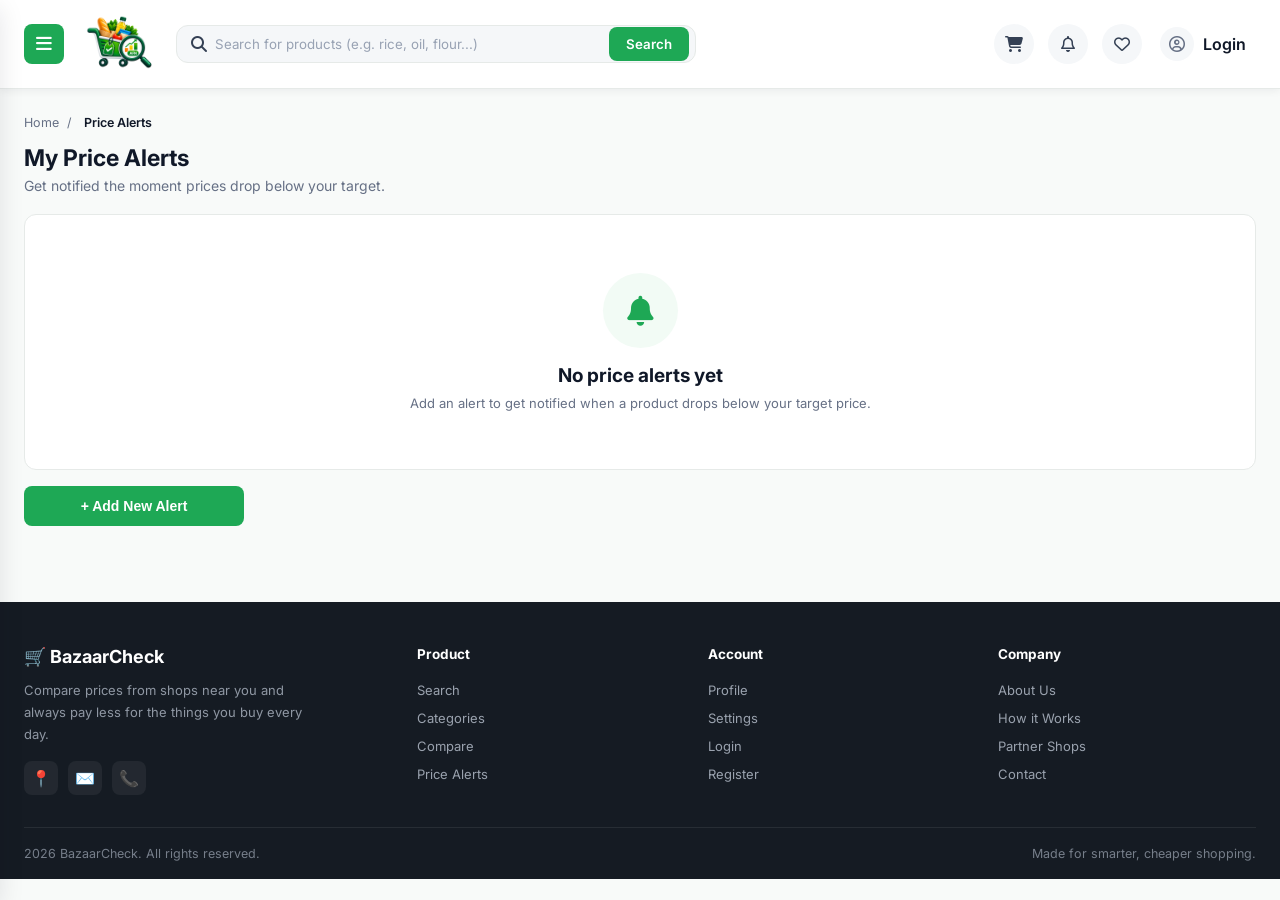
<file: alerts.html>
<!doctype html>
<html lang="en">
  <head>
    <meta charset="UTF-8" />
    <script>
  (function(){
    var theme = localStorage.getItem('bazaarCheckTheme') || 'light';
    document.documentElement.setAttribute('data-theme', theme);
  })();
</script>
    <meta name="viewport" content="width=device-width, initial-scale=1.0" />
    <link rel="stylesheet" href="index.css" />
    <link
      rel="stylesheet"
      href="https://cdnjs.cloudflare.com/ajax/libs/font-awesome/6.4.0/css/all.min.css"
    />
    <link
      href="https://fonts.googleapis.com/css2?family=Inter:wght@400;500;600;700;800&display=swap"
      rel="stylesheet"
    />
    <title>Alerts . Bazaar Check</title>
  </head>
  <body>
    <header class="topbar">
      <button class="menu-btn">
        <i class="fa-solid fa-bars"></i>
      </button>

      <div class="logo">
        <img src="images/logo.png" alt="logo" class="logo-png" />
      </div>

      <form class="search-box" action="search.html" method="GET">
        <span class="search-icon">
          <i class="fa-solid fa-magnifying-glass"></i>
        </span>

        <input
          type="text"
          placeholder="Search for products (e.g. rice, oil, flour...)"
        />

        <button type="submit">Search</button>
      </form>

      <div class="topbar-right">
        <!--  <button id="darkModeBtn" class="icon-btn">🌙 </button> -->

        <a href="cart.html" class="icon-btn" style="position: relative">
          <i class="fa-solid fa-cart-shopping"></i>
          <span id="cartCount" class="cart-badge" style="display: none">0</span>
        </a>

        <a href="alerts.html" class="icon-btn" style="position: relative">
          <i class="fa-regular fa-bell"></i>
          <span id="alertCount" class="cart-badge" style="display: none"
            >0</span
          >
        </a>

        <a href="favorites.html" class="icon-btn" style="position: relative">
          <i class="fa-regular fa-heart"></i>
          <span id="favCount" class="cart-badge" style="display: none">0</span>
        </a>

<a href="profile.html" data-protected="true" class="user-chip" id="userChip" data-protected="true">
  <div class="topbar-avatar">
    <i class="fa-regular fa-circle-user" id="topbarDefaultIcon"></i>
    <img id="topbarAvatar" alt="Profile picture">
  </div>
  <span class="name" id="topbarName">Login</span>
</a>


      </div>
    </header>

    <aside class="sidebar" id="sidebar">
      <div class="sidebar-head">
        <div class="brand">
          <img src="images/logo.png" alt="Bazaar Check logo" class="logo-png" />

          <div class="brand-info">
            <span class="brand-name">Bazaar Check</span>
            <span class="brand-tagline">Smart shopping</span>
          </div>
        </div>

        <button class="close-btn" id="closeBtn">
          <i class="fa-solid fa-xmark"></i>
        </button>
      </div>

      <nav>
        <a href="index.html">
          <i class="fa-solid fa-house"></i>
          Home
        </a>

        <a href="search.html">
          <i class="fa-solid fa-magnifying-glass"></i>
          Search
        </a>

        <a href="categories.html">
          <i class="fa-solid fa-layer-group"></i>
          Categories
        </a>

        <a href="categories.html">
          <i class="fa-solid fa-shop"></i>
          Shops
        </a>

        <a href="cart.html" >
          <i class="fa-solid fa-cart-shopping"></i>
          My Cart
        </a>

        <a href="compare.html">
          <i class="fa-solid fa-code-compare"></i>
          Compare
        </a>

        <a href="favorites.html">
          <i class="fa-solid fa-heart"></i>
          Favorites
        </a>

        <a href="Alerts.html" class="active">
          <i class="fa-solid fa-bell"></i>
          Alerts
        </a>

        <a href="price-history.html">
          <i class="fa-solid fa-chart-line"></i>
          Price History
        </a>

        <a href="profile.html">
          <i class="fa-regular fa-circle-user"></i>
          Profile
        </a>

        <a href="settings.html">
          <i class="fa-solid fa-gear"></i>
          settings
        </a>

        <hr />

        <a href="index.html" id="logoutLink">
          <i class="fa-solid fa-right-from-bracket"></i>
          Logout
        </a>
      </nav>
    </aside>

    <!-- Backdrop -->

    <div class="backdrop" id="backdrop"></div>

    <!-- ================= ADD ALERT MODAL ================= -->

    <div id="alertModal" class="alert-modal">
      <div class="alert-modal-content">
        <button id="closeAlertModal" class="alert-modal-close">
          <i class="fa-solid fa-xmark"></i>
        </button>

        <div class="alert-modal-icon">
          <i class="fa-solid fa-bell"></i>
        </div>

        <h2>Create Price Alert</h2>

        <p class="alert-modal-subtitle">
          Choose a product and set the maximum price you want to pay.
        </p>

        <div class="alert-form-group">
          <label for="alertProduct">Product</label>

          <div class="alert-select-wrapper">
            <i class="fa-solid fa-box"></i>

            <select id="alertProduct">
              <option value="">Select a product</option>
            </select>

            <i class="fa-solid fa-chevron-down alert-select-arrow"></i>
          </div>
        </div>

        <div class="alert-form-group">
          <label for="alertTargetPrice">Target Price</label>

          <div class="alert-price-wrapper">
            <span>AFN</span>
            <input
              type="number"
              id="alertTargetPrice"
              placeholder="Enter target price"
              min="1"
            />
          </div>
        </div>

        <div class="alert-modal-info">
          <i class="fa-solid fa-circle-info"></i>

          <span>
            You will be notified when the product price reaches or falls below
            your target price.
          </span>
        </div>

        <div id="alertModalError" class="alert-modal-error"></div>

        <div class="alert-modal-actions">
          <button id="cancelAlertModal" class="alert-cancel-btn">Cancel</button>

          <button id="saveAlertModal" class="alert-save-btn">
            <i class="fa-solid fa-bell"></i>
            Set Alert
          </button>
        </div>
      </div>
    </div>
    <main class="page">
      <div class="crumbs">
        <a href="index.html">Home</a>
        <span>/</span>
        <span class="current">Price Alerts</span>
      </div>

      <div class="page-head">
        <h1>My Price Alerts</h1>
        <p>Get notified the moment prices drop below your target.</p>
      </div>

      <div class="alert-list-card">
        <div id="alertItemsContainer">
          <!-- filled by JavaScript -->
        </div>
      </div>

      <button
        class="btn-primary-full"
        id="addAlertBtn"
        style="max-width: 220px; margin-top: 16px"
      >
        + Add New Alert
      </button>
    </main>

    <!-- ===== SECTION: FOOTER ===== -->
    <footer class="site-footer">
      <div class="foot-top">
        <div class="foot-brand">
          <div class="logo"><span class="logo-dot">🛒</span> BazaarCheck</div>
          <p>
            Compare prices from shops near you and always pay less for the
            things you buy every day.
          </p>
          <div class="foot-social">
            <a href="#" aria-label="Location">📍</a>
            <a href="#" aria-label="Email">✉️</a>
            <a href="#" aria-label="Phone">📞</a>
          </div>
        </div>

        <div class="foot-col">
          <h5>Product</h5>
          <a href="search.html">Search</a>
          <a href="categories.html">Categories</a>
          <a href="compare.html">Compare</a>
          <a href="alerts.html">Price Alerts</a>
        </div>

        <div class="foot-col">
          <h5>Account</h5>
          <a href="profile.html">Profile</a>
          <a href="settings.html">Settings</a>
          <a href="login.html">Login</a>
          <a href="register.html">Register</a>
        </div>

        <div class="foot-col">
          <h5>Company</h5>
          <a href="#">About Us</a>
          <a href="#">How it Works</a>
          <a href="shops.html">Partner Shops</a>
          <a href="#">Contact</a>
        </div>
      </div>

      <div class="foot-bottom">
        <span><span id="year"></span> BazaarCheck. All rights reserved.</span>
        <span>Made for smarter, cheaper shopping.</span>
      </div>
    </footer>
    <script src="index.js"></script>
  </body>
</html>
</file>
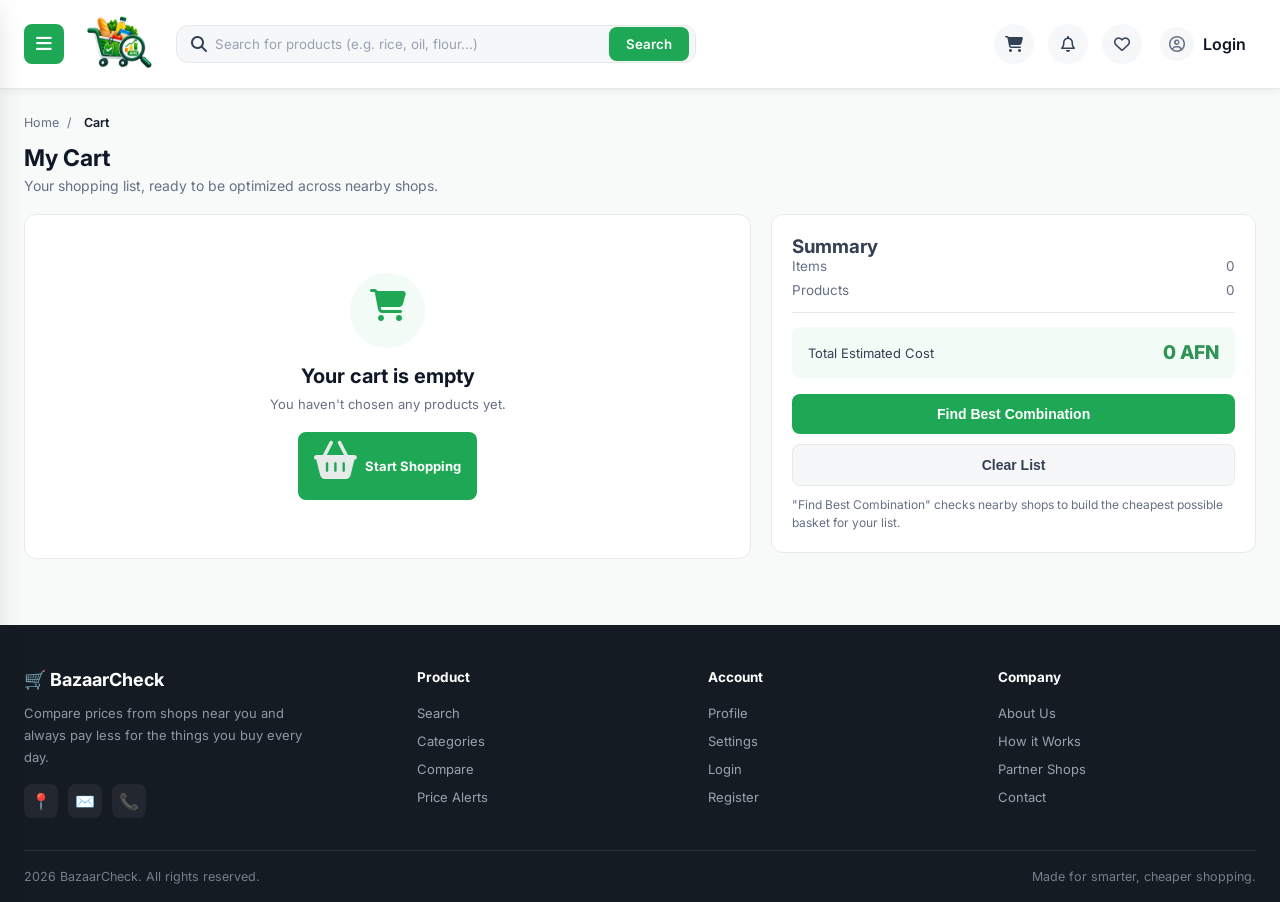
<file: cart.html>
<!doctype html>
<html lang="en">
  <head>
    <meta charset="UTF-8" />
    <script>
  (function(){
    var theme = localStorage.getItem('bazaarCheckTheme') || 'light';
    document.documentElement.setAttribute('data-theme', theme);
  })();
</script>
    <meta name="viewport" content="width=device-width, initial-scale=1.0" />
    <link rel="stylesheet" href="index.css" />
    <link
      rel="stylesheet"
      href="https://cdnjs.cloudflare.com/ajax/libs/font-awesome/6.4.0/css/all.min.css"
    />
    <link
      href="https://fonts.googleapis.com/css2?family=Inter:wght@400;500;600;700;800&display=swap"
      rel="stylesheet"
    />
    <title>Cart . BazaarCheck</title>
  </head>
  <body>
    <header class="topbar">
      <button class="menu-btn">
        <i class="fa-solid fa-bars"></i>
      </button>

      <div class="logo">
        <img src="images/logo.png" alt="logo" class="logo-png" />
      </div>

      <form class="search-box" action="search.html" method="GET">
        <span class="search-icon">
          <i class="fa-solid fa-magnifying-glass"></i>
        </span>

        <input
          type="text"
          placeholder="Search for products (e.g. rice, oil, flour...)"
        />

        <button type="submit">Search</button>
      </form>

      <div class="topbar-right">
        <!--  <button id="darkModeBtn" class="icon-btn">🌙 </button> -->

        <a href="cart.html" class="icon-btn" style="position: relative">
          <i class="fa-solid fa-cart-shopping"></i>
          <span id="cartCount" class="cart-badge" style="display: none">0</span>
        </a>

        <a href="alerts.html" class="icon-btn" style="position: relative">
          <i class="fa-regular fa-bell"></i>
          <span id="alertCount" class="cart-badge" style="display: none"
            >0</span
          >
        </a>

        <a href="favorites.html" class="icon-btn" style="position: relative">
          <i class="fa-regular fa-heart"></i>
          <span id="favCount" class="cart-badge" style="display: none">0</span>
        </a>

      <a href="profile.html" data-protected="true" class="user-chip" id="userChip" data-protected="true">
  <div class="topbar-avatar">
    <i class="fa-regular fa-circle-user" id="topbarDefaultIcon"></i>
    <img id="topbarAvatar" alt="Profile picture">
  </div>
  <span class="name" id="topbarName">Login</span>
</a>


      </div>
    </header>

    <aside class="sidebar" id="sidebar">
      <div class="sidebar-head">
        <div class="brand">
          <img src="images/logo.png" alt="Bazaar Check logo" class="logo-png" />

          <div class="brand-info">
            <span class="brand-name">Bazaar Check</span>
            <span class="brand-tagline">Smart shopping</span>
          </div>
        </div>

        <button class="close-btn" id="closeBtn">
          <i class="fa-solid fa-xmark"></i>
        </button>
      </div>

      <nav>
        <a href="index.html">
          <i class="fa-solid fa-house"></i>
          Home
        </a>

        <a href="search.html">
          <i class="fa-solid fa-magnifying-glass"></i>
          Search
        </a>

        <a href="categories.html">
          <i class="fa-solid fa-layer-group"></i>
          Categories
        </a>

        <a href="categories.html">
          <i class="fa-solid fa-shop"></i>
          Shops
        </a>

        <a href="cart.html" class="active">
          <i class="fa-solid fa-cart-shopping"></i>
          My Cart
        </a>

        <a href="compare.html">
          <i class="fa-solid fa-code-compare"></i>
          Compare
        </a>

        <a href="favorites.html">
          <i class="fa-solid fa-heart"></i>
          Favorites
        </a>

        <a href="Alerts.html">
          <i class="fa-solid fa-bell"></i>
          Alerts
        </a>

        <a href="price-history.html">
          <i class="fa-solid fa-chart-line"></i>
          Price History
        </a>

        <a href="profile.html">
          <i class="fa-regular fa-circle-user"></i>
          Profile
        </a>

        <a href="settings.html">
          <i class="fa-solid fa-gear"></i>
          settings
        </a>

        <hr />

        <a href="index.html" id="logoutLink">
          <i class="fa-solid fa-right-from-bracket"></i>
          Logout
        </a>
      </nav>
    </aside>

    <!-- Backdrop -->

    <div class="backdrop" id="backdrop"></div>

    <main class="page">
      <div class="crumbs">
        <a href="index.html">Home</a>
        <span> / </span>
        <span class="current"> Cart </span>
      </div>

      <div class="page-head">
        <h1>My Cart</h1>
        <p>Your shopping list, ready to be optimized across nearby shops.</p>
      </div>

      <div class="cart-layout">
        <div class="cart-list-card">
          <div id="cartItemsContainer">
            <!-- filled by JavaScript -->
          </div>
        </div>

        <div class="cart-summary-card">
          <h3 style="margin-top: 0">Summary</h3>

          <div class="summary-row">
            <span>Items</span>
            <span id="summaryItemCount">0</span>
          </div>
          <div class="summary-row">
            <span>Products</span>
            <span id="summaryProductCount">0</span>
          </div>

          <hr />

          <div class="summary-total">
            <span>Total Estimated Cost</span>
            <span id="summaryTotal">0 AFN</span>
          </div>

          <button class="btn-primary-full" id="findComboBtn">
            Find Best Combination
          </button>
          <button class="btn-ghost-full" id="clearCartBtn">Clear List</button>

          <p class="cart-hint">
            "Find Best Combination" checks nearby shops to build the cheapest
            possible basket for your list.
          </p>
        </div>
      </div>
    </main>

    <!--    Modal for find combination -->

    <div id="comboModal" class="combo-modal" style="display: none">
      <div class="combo-modal-box">
        <div class="combo-modal-head">
          <h3>Best Combination</h3>
          <button id="closeComboModal" class="combo-modal-close">
            <i class="fa-solid fa-xmark"></i>
          </button>
        </div>

        <div id="comboModalBody">
          <!-- filled by JavaScript -->
        </div>
      </div>
    </div>

    <!-- ===== SECTION: FOOTER ===== -->
    <footer class="site-footer">
      <div class="foot-top">
        <div class="foot-brand">
          <div class="logo"><span class="logo-dot">🛒</span> BazaarCheck</div>
          <p>
            Compare prices from shops near you and always pay less for the
            things you buy every day.
          </p>
          <div class="foot-social">
            <a href="#" aria-label="Location">📍</a>
            <a href="#" aria-label="Email">✉️</a>
            <a href="#" aria-label="Phone">📞</a>
          </div>
        </div>

        <div class="foot-col">
          <h5>Product</h5>
          <a href="search.html">Search</a>
          <a href="categories.html">Categories</a>
          <a href="compare.html">Compare</a>
          <a href="alerts.html">Price Alerts</a>
        </div>

        <div class="foot-col">
          <h5>Account</h5>
          <a href="profile.html">Profile</a>
          <a href="settings.html">Settings</a>
          <a href="login.html">Login</a>
          <a href="register.html">Register</a>
        </div>

        <div class="foot-col">
          <h5>Company</h5>
          <a href="#">About Us</a>
          <a href="#">How it Works</a>
          <a href="shops.html">Partner Shops</a>
          <a href="#">Contact</a>
        </div>
      </div>

      <div class="foot-bottom">
        <span><span id="year"></span> BazaarCheck. All rights reserved.</span>
        <span>Made for smarter, cheaper shopping.</span>
      </div>
    </footer>
    <script src="index.js"></script>
  </body>
</html>
</file>
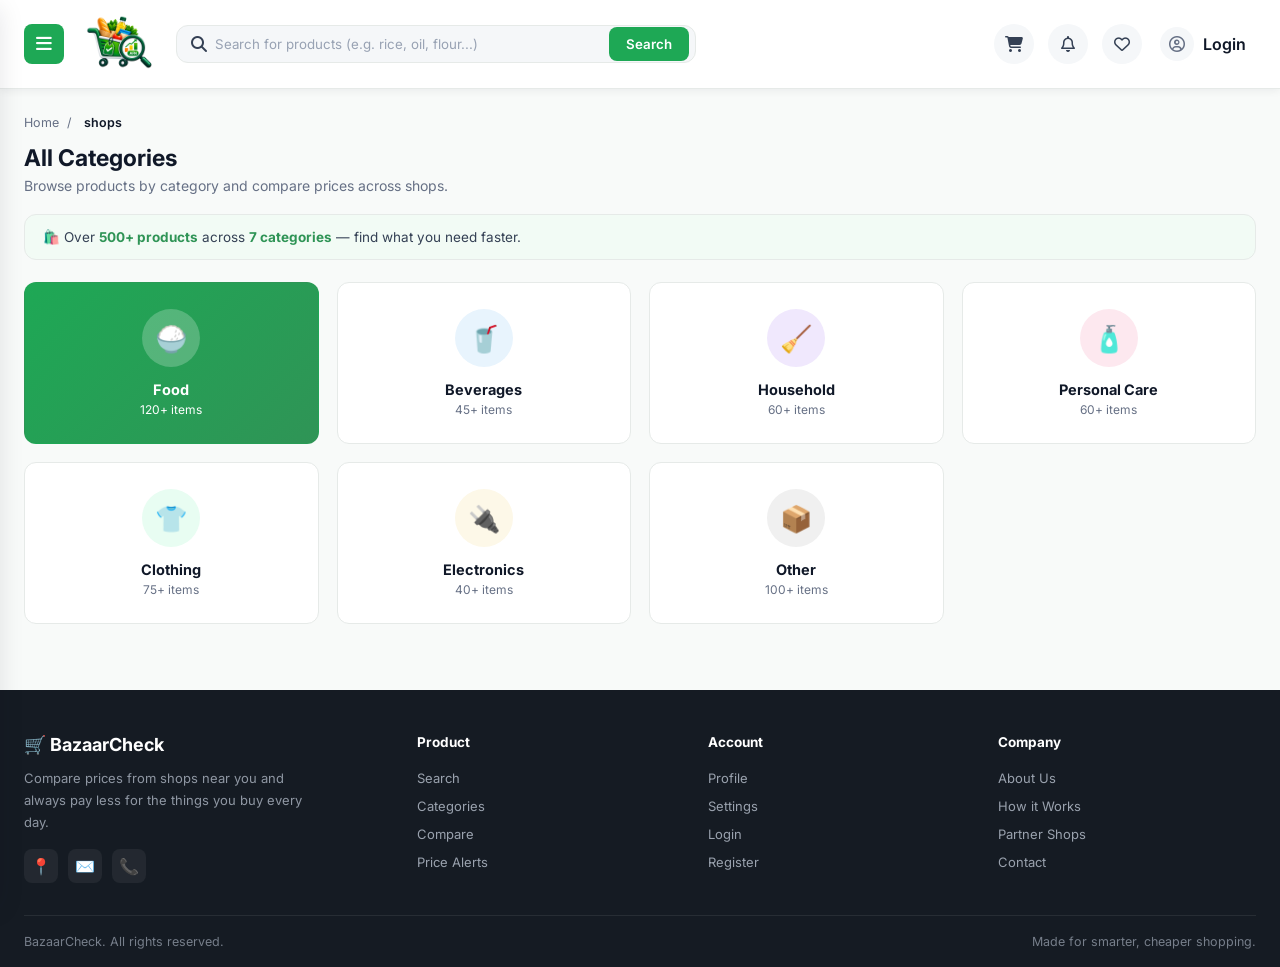
<file: categories.html>
<!DOCTYPE html>
<html lang="en">
<head>
    <meta charset="UTF-8">
    <script>
  (function(){
    var theme = localStorage.getItem('bazaarCheckTheme') || 'light';
    document.documentElement.setAttribute('data-theme', theme);
  })();
</script>
    <meta name="viewport" content="width=device-width, initial-scale=1.0">
      <link rel="stylesheet" href="index.css" />
    <link
      rel="stylesheet"
      href="https://cdnjs.cloudflare.com/ajax/libs/font-awesome/6.4.0/css/all.min.css"
    />
    <link
      href="https://fonts.googleapis.com/css2?family=Inter:wght@400;500;600;700;800&display=swap"
      rel="stylesheet"
    />
    <title>Categories . BazaarCheck</title>
</head>
<body>
        <header class="topbar">
      <button class="menu-btn">
        <i class="fa-solid fa-bars"></i>
      </button>

      <div class="logo">
        <img src="images/logo.png" alt="logo" class="logo-png" />
      </div>

      <form class="search-box">
        <span class="search-icon">
          <i class="fa-solid fa-magnifying-glass"></i>
        </span>

        <input type="text" placeholder="Search for products (e.g. rice, oil, flour...)"/>

        <button type="submit">Search</button>
      </form>

      <div class="topbar-right">
        <a href="cart.html" class="icon-btn" style="position:relative;">
    <i class="fa-solid fa-cart-shopping"></i>
    <span id="cartCount" class="cart-badge" style="display:none;">0</span>
</a>

    <a href="alerts.html" class="icon-btn" style="position: relative">
          <i class="fa-regular fa-bell"></i>
          <span id="alertCount" class="cart-badge" style="display: none"
            >0</span
          >
        </a>
    

             <a href="favorites.html" class="icon-btn" style="position:relative;">
    <i class="fa-regular fa-heart"></i>
    <span id="favCount" class="cart-badge" style="display:none;">0</span>
</a>

<a href="profile.html" data-protected="true" class="user-chip" id="userChip" data-protected="true">
  <div class="topbar-avatar">
    <i class="fa-regular fa-circle-user" id="topbarDefaultIcon"></i>
    <img id="topbarAvatar" alt="Profile picture">
  </div>
  <span class="name" id="topbarName">Login</span>
</a>


      </div>
    </header>

    <aside class="sidebar" id="sidebar">
      <div class="sidebar-head">
        <div class="brand">
          <img src="images/logo.png" alt="Bazaar Check logo" class="logo-png" />

          <div class="brand-info">
            <span class="brand-name">Bazaar Check</span>
            <span class="brand-tagline">Smart shopping</span>
          </div>
        </div>

        <button class="close-btn" id="closeBtn">
          <i class="fa-solid fa-xmark"></i>
        </button>
      </div>

      <nav>
        <a href="index.html">
          <i class="fa-solid fa-house"></i>
          Home
        </a>

        <a href="search.html">
          <i class="fa-solid fa-magnifying-glass"></i>
          Search
        </a>

        <a href="categories.html" class="active">
          <i class="fa-solid fa-layer-group"></i>
          Categories
        </a>

        <a href="shops.html">
          <i class="fa-solid fa-shop"></i>
          Shops
        </a>

        <a href="cart.html">
          <i class="fa-solid fa-cart-shopping"></i>
          My Cart
        </a>

        <a href="compare.html">
          <i class="fa-solid fa-code-compare"></i>
          Compare
        </a>

        <a href="favorites.html">
          <i class="fa-solid fa-heart"></i>
          Favorites
        </a>

        <a href="alerts.html">
          <i class="fa-solid fa-bell"></i>
          Alerts
        </a>

        <a href="price-history.html">
          <i class="fa-solid fa-chart-line"></i>
          Price History
        </a>

        <a href="profile.html">
          <i class="fa-regular fa-circle-user"></i>
          Profile
        </a>

        <a href="settings.html">
          <i class="fa-solid fa-gear"></i>
          settings
        </a>

        <hr />

        <a href="index.html" id="logoutLink">
          <i class="fa-solid fa-right-from-bracket"></i>
          Logout
        </a>
      </nav>
    </aside>

    <!-- Backdrop -->

    <div class="backdrop" id="backdrop"></div>


    <main class="page">
       <div class="crumbs">
              <a href="index.html">Home</a>
        <span> / </span>
         <span class="current"> shops </span>
        </div>

           <div class="page-head">
            <h1>All Categories</h1>
            <p>Browse products by category and compare prices across shops.</p>
        </div>

        <div class="categories-banner">
            🛍️ Over <strong>500+ products</strong> across <strong>7 categories</strong> — find what you need faster.
        </div>

        <div class="categories-grid">

            <a href="search.html?category=food" class="category-card featured">
                <div class="category-card-thumb" style="background:rgba(255,255,255,.22);">🍚</div>
                <h4>Food</h4>
                <p class="category-card-count">120+ items</p>
            </a>

            <a href="search.html?category=beverages" class="category-card">
                <div class="category-card-thumb" style="background:#e8f4fd;">🥤</div>
                <h4>Beverages</h4>
                <p class="category-card-count">45+ items</p>
            </a>

            <a href="search.html?category=household" class="category-card">
                <div class="category-card-thumb" style="background:#f0e8fd;">🧹</div>
                <h4>Household</h4>
                <p class="category-card-count">60+ items</p>
            </a>

            <a href="search.html?category=personal-care" class="category-card">
                <div class="category-card-thumb" style="background:#fde8ef;">🧴</div>
                <h4>Personal Care</h4>
                <p class="category-card-count">60+ items</p>
            </a>

            <a href="search.html?category=clothing" class="category-card">
                <div class="category-card-thumb" style="background:#e8fdf2;">👕</div>
                <h4>Clothing</h4>
                <p class="category-card-count">75+ items</p>
            </a>

            <a href="search.html?category=electronics" class="category-card">
                <div class="category-card-thumb" style="background:#fdf8e8;">🔌</div>
                <h4>Electronics</h4>
                <p class="category-card-count">40+ items</p>
            </a>

            <a href="search.html?category=other" class="category-card">
                <div class="category-card-thumb" style="background:#f0f0f0;">📦</div>
                <h4>Other</h4>
                <p class="category-card-count">100+ items</p>
            </a>

        </div>
    </main>

        <!-- ===== SECTION: FOOTER ===== -->
    <footer class="site-footer">
      <div class="foot-top">
        <div class="foot-brand">
          <div class="logo"><span class="logo-dot">🛒</span> BazaarCheck</div>
          <p>
            Compare prices from shops near you and always pay less for the
            things you buy every day.
          </p>
          <div class="foot-social">
            <a href="#" aria-label="Location">📍</a>
            <a href="#" aria-label="Email">✉️</a>
            <a href="#" aria-label="Phone">📞</a>
          </div>
        </div>

        <div class="foot-col">
          <h5>Product</h5>
          <a href="search.html">Search</a>
          <a href="categories.html">Categories</a>
          <a href="compare.html">Compare</a>
          <a href="alerts.html">Price Alerts</a>
        </div>

        <div class="foot-col">
          <h5>Account</h5>
          <a href="profile.html">Profile</a>
          <a href="settings.html">Settings</a>
          <a href="login.html">Login</a>
          <a href="register.html">Register</a>
        </div>

        <div class="foot-col">
          <h5>Company</h5>
          <a href="#">About Us</a>
          <a href="#">How it Works</a>
          <a href="shops.html">Partner Shops</a>
          <a href="#">Contact</a>
        </div>
      </div>

      <div class="foot-bottom">
        <span><span id="year"></span> BazaarCheck. All rights reserved.</span>
        <span>Made for smarter, cheaper shopping.</span>
      </div>
    </footer>

    <script src="index.js"></script>
</body>
</html>
</file>
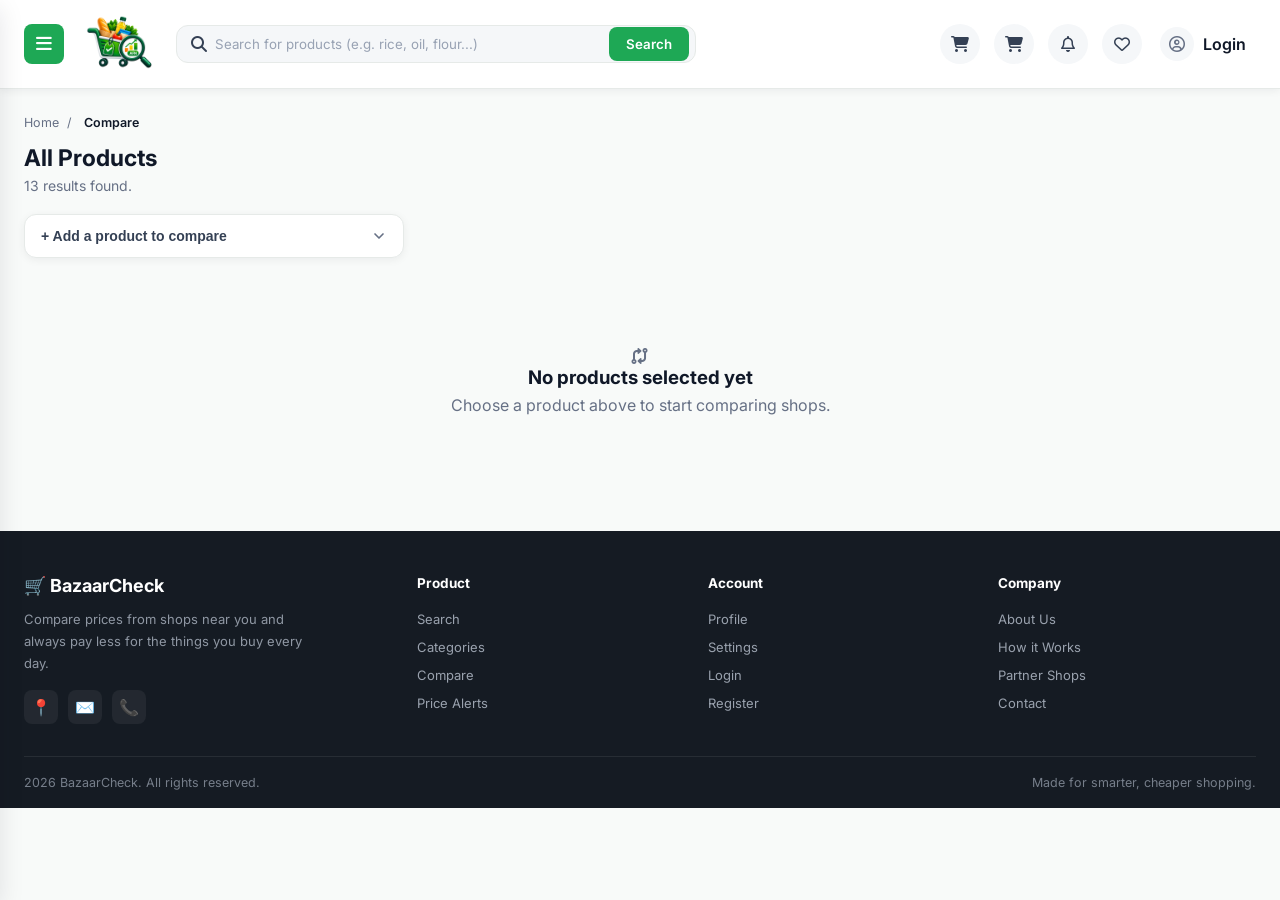
<file: compare.html>
<!DOCTYPE html>
<html lang="en">
<head>
    <meta charset="UTF-8">
    <script>
  (function(){
    var theme = localStorage.getItem('bazaarCheckTheme') || 'light';
    document.documentElement.setAttribute('data-theme', theme);
  })();
</script>
    <meta name="viewport" content="width=device-width, initial-scale=1.0">
         <link rel="stylesheet" href="index.css" />
    <link
      rel="stylesheet"
      href="https://cdnjs.cloudflare.com/ajax/libs/font-awesome/6.4.0/css/all.min.css"
    />
    <link href="https://fonts.googleapis.com/css2?family=Inter:wght@400;500;600;700;800&display=swap"rel="stylesheet"/>

    <title>Compare . Bazaar Check</title>

</head>
<body>
       <header class="topbar">
      <button class="menu-btn">
        <i class="fa-solid fa-bars"></i>
      </button>

      <div class="logo">
        <img src="images/logo.png" alt="logo" class="logo-png" />
      </div>

      <form class="search-box" action="search.html" method="GET">
        <span class="search-icon">
          <i class="fa-solid fa-magnifying-glass"></i>
        </span>

        <input type="text" placeholder="Search for products (e.g. rice, oil, flour...)"/>

        <button type="submit">Search</button>
      </form>

      <div class="topbar-right">
        <a href="cart.html" class="icon-btn" style="position:relative;">
    <i class="fa-solid fa-cart-shopping"></i>
    <span id="cartCount" class="cart-badge" style="display:none;">0</span>
</a>

        <a href="cart.html" class="icon-btn" style="position:relative;">
    <i class="fa-solid fa-cart-shopping"></i>
    <span id="cartCount" class="cart-badge" style="display:none;">0</span>
</a>
      <a href="alerts.html" class="icon-btn" style="position: relative">
          <i class="fa-regular fa-bell"></i>
          <span id="alertCount" class="cart-badge" style="display: none"
            >0</span
          >
        </a>

                     <a href="favorites.html" class="icon-btn" style="position:relative;">
    <i class="fa-regular fa-heart"></i>
    <span id="favCount" class="cart-badge" style="display:none;">0</span>
</a>
    

<a href="profile.html" data-protected="true" class="user-chip" id="userChip" data-protected="true">
  <div class="topbar-avatar">
    <i class="fa-regular fa-circle-user" id="topbarDefaultIcon"></i>
    <img id="topbarAvatar" alt="Profile picture">
  </div>
  <span class="name" id="topbarName">Login</span>
</a>


      </div>
    </header>

    <aside class="sidebar" id="sidebar">
      <div class="sidebar-head">
        <div class="brand">
          <img src="images/logo.png" alt="Bazaar Check logo" class="logo-png" />

          <div class="brand-info">
            <span class="brand-name">Bazaar Check</span>
            <span class="brand-tagline">Smart shopping</span>
          </div>
        </div>

        <button class="close-btn" id="closeBtn">
          <i class="fa-solid fa-xmark"></i>
        </button>
      </div>

      <nav>
        <a href="index.html">
          <i class="fa-solid fa-house"></i>
          Home
        </a>

        <a href="search.html">
          <i class="fa-solid fa-magnifying-glass"></i>
          Search
        </a>

        <a href="categories.html">
          <i class="fa-solid fa-layer-group"></i>
          Categories
        </a>

        <a href="shops.html">
          <i class="fa-solid fa-shop"></i>
          Shops
        </a>

        <a href="cart.html">
          <i class="fa-solid fa-cart-shopping"></i>
          My Cart
        </a>

        <a href="compare.html" class="active">
          <i class="fa-solid fa-code-compare"></i>
          Compare
        </a>

        <a href="favorites.html">
          <i class="fa-solid fa-heart"></i>
          Favorites
        </a>

        <a href="alerts.html">
          <i class="fa-solid fa-bell"></i>
          Alerts
        </a>

        <a href="price-history.html">
          <i class="fa-solid fa-chart-line"></i>
          Price History
        </a>

        <a href="profile.html">
          <i class="fa-regular fa-circle-user"></i>
          Profile
        </a>

        <a href="settings.html">
          <i class="fa-solid fa-gear"></i>
          settings
        </a>

        <hr />

        <a href="index.html" id="logoutLink">
          <i class="fa-solid fa-right-from-bracket"></i>
          Logout
        </a>
      </nav>
    </aside>

    <!-- Backdrop -->

    <div class="backdrop" id="backdrop"></div>
    
    
    <main class="page">

          <div class="crumbs">
              <a href="index.html">Home</a>
        <span> / </span>
         <span class="current"> Compare </span>
        </div>
       <div class="page-head">
            <h1>Compare Products & Shops</h1>
            <p>Pick up to 3 products and see which shop gives the best combined price.</p>
        </div>

        <div class="compare-picker">
            <select id="compareProductSelect" class="select-box">
                <option value="">+ Add a product to compare</option>
            </select>
        </div>

        <div id="compareChips" class="compare-chips"></div>

        <div id="compareEmpty" class="empty-state">
            <i class="fa-solid fa-code-compare"></i>
            <h3>No products selected yet</h3>
            <p>Choose a product above to start comparing shops.</p>
        </div>

        <div id="compareTableWrap" class="table-card" style="display:none;">
            <table class="price-table" id="compareTable">
                <thead id="compareTableHead"></thead>
                <tbody id="compareTableBody"></tbody>
            </table>
        </div>

        <p id="compareHint" class="cart-hint" style="display:none;"></p>

    </main>


    <!-- ===== SECTION: FOOTER ===== -->
    <footer class="site-footer">
      <div class="foot-top">
        <div class="foot-brand">
          <div class="logo"><span class="logo-dot">🛒</span> BazaarCheck</div>
          <p>
            Compare prices from shops near you and always pay less for the
            things you buy every day.
          </p>
          <div class="foot-social">
            <a href="#" aria-label="Location">📍</a>
            <a href="#" aria-label="Email">✉️</a>
            <a href="#" aria-label="Phone">📞</a>
          </div>
        </div>

        <div class="foot-col">
          <h5>Product</h5>
          <a href="search.html">Search</a>
          <a href="categories.html">Categories</a>
          <a href="compare.html">Compare</a>
          <a href="alerts.html">Price Alerts</a>
        </div>

        <div class="foot-col">
          <h5>Account</h5>
          <a href="profile.html">Profile</a>
          <a href="settings.html">Settings</a>
          <a href="login.html">Login</a>
          <a href="register.html">Register</a>
        </div>

        <div class="foot-col">
          <h5>Company</h5>
          <a href="#">About Us</a>
          <a href="#">How it Works</a>
          <a href="shops.html">Partner Shops</a>
          <a href="#">Contact</a>
        </div>
      </div>

      <div class="foot-bottom">
        <span><span id="year"></span> BazaarCheck. All rights reserved.</span>
        <span>Made for smarter, cheaper shopping.</span>
      </div>
    </footer>

    <script src="index.js"></script>
    
</body>
</html>
</file>
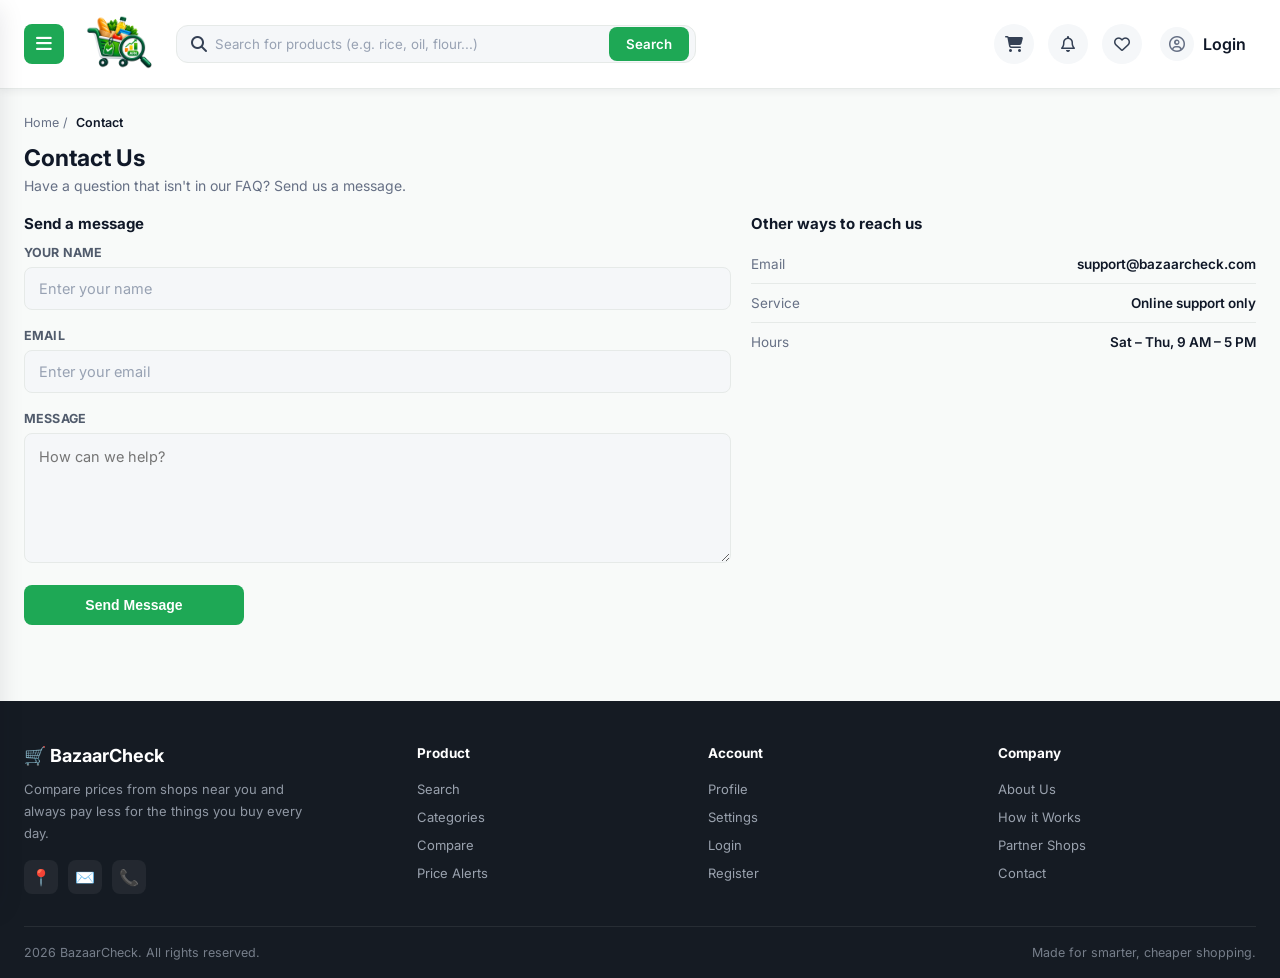
<file: contact.html>
<!DOCTYPE html>
<html lang="en">
<head>
    <meta charset="UTF-8">
     <script>
  (function(){
    var theme = localStorage.getItem('bazaarCheckTheme') || 'light';
    document.documentElement.setAttribute('data-theme', theme);
  })();
</script>
    <meta name="viewport" content="width=device-width, initial-scale=1.0">

     <link rel="stylesheet" href="index.css" />
    <link
      rel="stylesheet"
      href="https://cdnjs.cloudflare.com/ajax/libs/font-awesome/6.4.0/css/all.min.css"
    />
    <link
      href="https://fonts.googleapis.com/css2?family=Inter:wght@400;500;600;700;800&display=swap"
      rel="stylesheet"
    />
    <title>Contact . BazaarCheck</title>
</head>
<body>
        <header class="topbar">
  <button class="menu-btn">
        <i class="fa-solid fa-bars"></i>
      </button>

      <div class="logo">
        <img src="images/logo.png" alt="logo" class="logo-png" />
      </div>

      <form class="search-box" action="search.html" method="GET">
        <span class="search-icon">
          <i class="fa-solid fa-magnifying-glass"></i>
        </span>

        <input
          type="text"
          placeholder="Search for products (e.g. rice, oil, flour...)"
        />

        <button type="submit">Search</button>
      </form>

      <div class="topbar-right">

        <!-- <button id="darkModeBtn" class="icon-btn">🌙 </button> -->

        <a href="cart.html" data-protected="true" class="icon-btn" style="position:relative;">
    <i class="fa-solid fa-cart-shopping"></i>
    <span id="cartCount" class="cart-badge" style="display:none;">0</span>
</a>
       <a href="alerts.html" data-protected="true" class="icon-btn" style="position:relative;">
    <i class="fa-regular fa-bell"></i>
    <span id="alertCount" class="cart-badge" style="display:none;">0</span>
</a>

             <a href="favorites.html" data-protected="true" class="icon-btn" style="position:relative;">
    <i class="fa-regular fa-heart"></i>
    <span id="favCount" class="cart-badge" style="display:none;">0</span>
</a>
    

<a href="profile.html" data-protected="true" class="user-chip" id="userChip" data-protected="true">
  <div class="topbar-avatar">
    <i class="fa-regular fa-circle-user" id="topbarDefaultIcon"></i>
    <img id="topbarAvatar" alt="Profile picture">
  </div>
  <span class="name" id="topbarName">Login</span>
</a>
      </div>
    </header>

    <aside class="sidebar" id="sidebar">
      <div class="sidebar-head">
        <div class="brand">
          <img src="images/logo.png" alt="Bazaar Check logo" class="logo-png" />

          <div class="brand-info">
            <span class="brand-name">Bazaar Check</span>
            <span class="brand-tagline">Smart shopping</span>
          </div>
        </div>

        <button class="close-btn" id="closeBtn">
          <i class="fa-solid fa-xmark"></i>
        </button>
      </div>

      <nav>
        <a href="index.html" class="active">
          <i class="fa-solid fa-house"></i>
          Home
        </a>

        <a href="search.html" data-protected="true">
          <i class="fa-solid fa-magnifying-glass"></i>
          Search
        </a>

        <a href="categories.html" data-protected="true">
          <i class="fa-solid fa-layer-group"></i>
          Categories
        </a>

        <a href="shops.html" data-protected="true">
          <i class="fa-solid fa-shop"></i>
          Shops
        </a>

        <a href="cart.html" data-protected="true">
          <i class="fa-solid fa-cart-shopping"></i>
          My Cart
        </a>

        <a href="compare.html" data-protected="true">
          <i class="fa-solid fa-code-compare"></i>
          Compare
        </a>

        <a href="favorites.html" data-protected="true">
          <i class="fa-solid fa-heart"></i>
          Favorites
        </a>

        <a href="alerts.html" data-protected="true">
          <i class="fa-solid fa-bell"></i>
          Alerts
        </a>

        <a href="price-history.html" data-protected="true">
          <i class="fa-solid fa-chart-line"></i>
          Price History
        </a>

        <a href="profile.html" data-protected="true">
          <i class="fa-regular fa-circle-user"></i>
          Profile
        </a>

        <a href="settings.html" data-protected="true">
          <i class="fa-solid fa-gear"></i>
          settings
        </a>

        <hr />

       <a href="index.html" id="logoutLink">
  <i class="fa-solid fa-right-from-bracket"></i>
  Logout
</a>
      </nav>
    </aside>

    <!-- Backdrop -->

    <div class="backdrop" id="backdrop"></div>

    <main class="page">
<div class="crumbs">
  <a href="index.html">Home</a><span>/</span><span class="current">Contact</span>
</div>

<div class="page-head">
  <h1>Contact Us</h1>
  <p>Have a question that isn't in our FAQ? Send us a message.</p>
</div>

<div class="contact-grid">

  <div class="card card-pad">
    <h3 class="profile-card-title">Send a message</h3>

    <div class="field">
      <label>Your Name</label>
      <input type="text" id="contactName" placeholder="Enter your name">
    </div>

    <div class="field" id="contactEmailField">
      <label>Email</label>
      <input type="email" id="contactEmail" placeholder="Enter your email">
      <span class="field-error" id="contactEmailError">Please enter a valid email address.</span>
    </div>

    <div class="field">
      <label>Message</label>
      <textarea id="contactMessage" placeholder="How can we help?"></textarea>
    </div>

    <p class="auth-error" id="contactError" style="display:none;"></p>
    <p class="settings-success" id="contactSuccess" style="display:none;">
      <i class="fa-solid fa-circle-check"></i> Thanks! Your message has been received.
    </p>

    <button class="btn-primary-full" id="sendMessageBtn" style="max-width:220px;">Send Message</button>
  </div>

  <div class="card card-pad">
    <h3 class="profile-card-title">Other ways to reach us</h3>
    <div class="profile-row"><span>Email</span><span>support@bazaarcheck.com</span></div>
    <div class="profile-row"><span>Service</span><span>Online support only</span></div>
    <div class="profile-row"><span>Hours</span><span>Sat – Thu, 9 AM – 5 PM</span></div>
  </div>

</div>

    </main>

        <!-- ===== SECTION: FOOTER ===== -->
    <footer class="site-footer">
      <div class="foot-top">
        <div class="foot-brand">
          <div class="logo"><span class="logo-dot">🛒</span> BazaarCheck</div>
          <p>
            Compare prices from shops near you and always pay less for the
            things you buy every day.
          </p>
          <div class="foot-social">
            <a href="#" aria-label="Location">📍</a>
            <a href="#" aria-label="Email">✉️</a>
            <a href="#" aria-label="Phone">📞</a>
          </div>
        </div>

        <div class="foot-col">
          <h5>Product</h5>
          <a href="search.html" data-protected="true">Search</a>
          <a href="categories.html" data-protected="true">Categories</a>
          <a href="compare.html" data-protected="true">Compare</a>
          <a href="alerts.html" data-protected="true">Price Alerts</a>
        </div>

        <div class="foot-col">
          <h5>Account</h5>
          <a href="profile.html" data-protected="true">Profile</a>
          <a href="settings.html" data-protected="true">Settings</a>
          <a href="#" data-protected="true">Login</a>
          <a href="#" data-protected="true">Register</a>
        </div>

        <div class="foot-col">
          <h5>Company</h5>
          <a href="#">About Us</a>
          <a href="#">How it Works</a>
          <a href="shops.html">Partner Shops</a>
          <a href="#">Contact</a>
        </div>
      </div>

      <div class="foot-bottom">
        <span><span id="year"></span> BazaarCheck. All rights reserved.</span>
        <span>Made for smarter, cheaper shopping.</span>
      </div>
    </footer>

    <script src="index.js"></script>
    
</body>
</html>
</file>
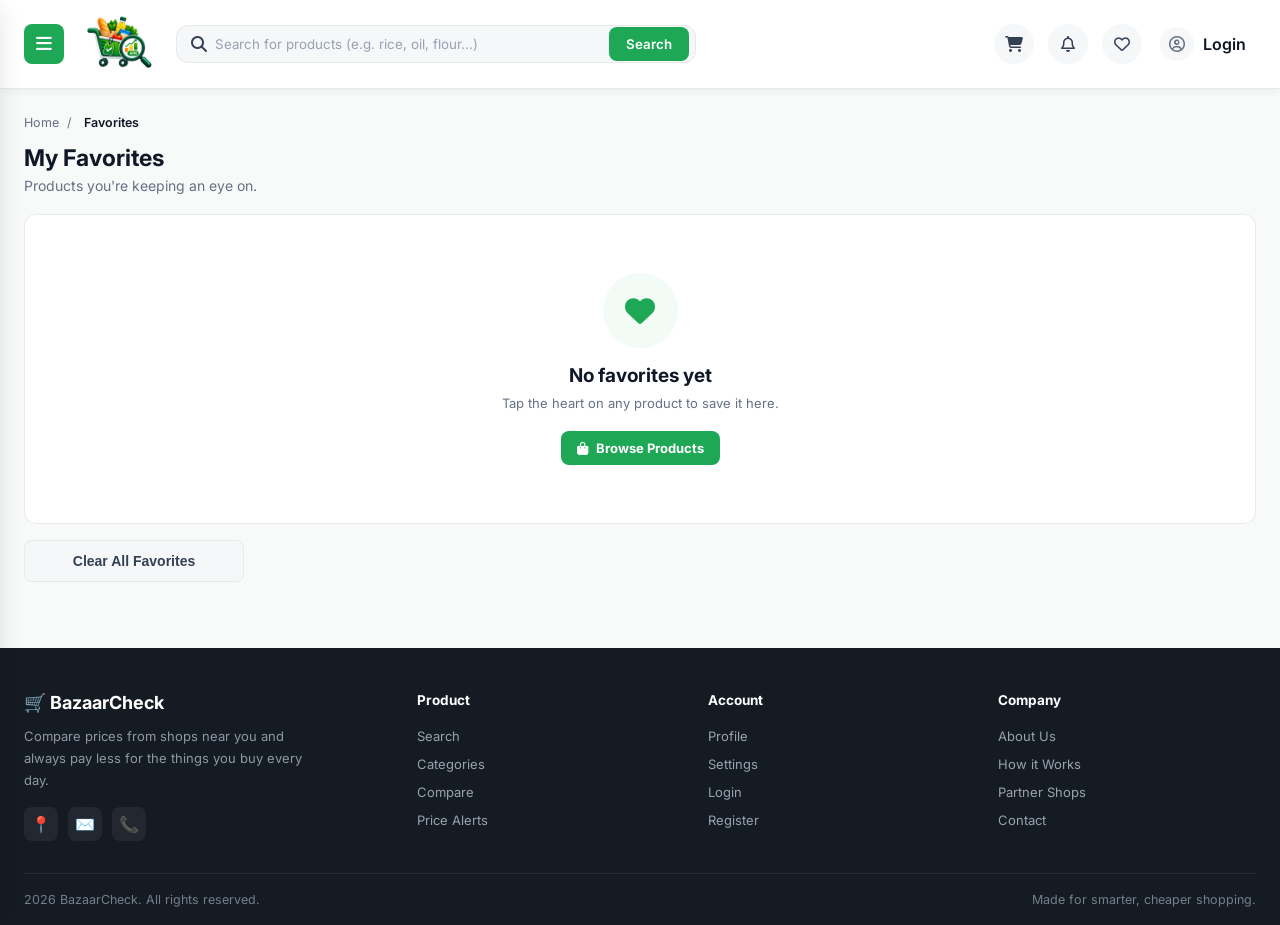
<file: favorites.html>
<!DOCTYPE html>
<html lang="en">
<head>
    <meta charset="UTF-8">
    <script>
  (function(){
    var theme = localStorage.getItem('bazaarCheckTheme') || 'light';
    document.documentElement.setAttribute('data-theme', theme);
  })();
</script>
    <meta name="viewport" content="width=device-width, initial-scale=1.0">
         <link rel="stylesheet" href="index.css" />
    <link
      rel="stylesheet"
      href="https://cdnjs.cloudflare.com/ajax/libs/font-awesome/6.4.0/css/all.min.css"
    />
    <link href="https://fonts.googleapis.com/css2?family=Inter:wght@400;500;600;700;800&display=swap"rel="stylesheet"/>
    <title>Favorites . BazaarCheck</title>
</head>
<body>
       <header class="topbar">
      <button class="menu-btn">
        <i class="fa-solid fa-bars"></i>
      </button>

      <div class="logo">
        <img src="images/logo.png" alt="logo" class="logo-png" />
      </div>

      <form class="search-box" action="search.html" method="GET">
        <span class="search-icon">
          <i class="fa-solid fa-magnifying-glass"></i>
        </span>

        <input type="text" placeholder="Search for products (e.g. rice, oil, flour...)"/>

        <button type="submit">Search</button>
      </form>

      <div class="topbar-right">
        <a href="cart.html" class="icon-btn" style="position:relative;">
    <i class="fa-solid fa-cart-shopping"></i>
    <span id="cartCount" class="cart-badge" style="display:none;">0</span>
</a>

         <a href="alerts.html" class="icon-btn" style="position: relative">
          <i class="fa-regular fa-bell"></i>
          <span id="alertCount" class="cart-badge" style="display: none"
            >0</span
          >
        </a>

        
             <a href="favorites.html" class="icon-btn" style="position:relative;">
    <i class="fa-regular fa-heart"></i>
    <span id="favCount" class="cart-badge" style="display:none;">0</span>
</a>
    

        <a href="profile.html" data-protected="true" class="user-chip" id="userChip" data-protected="true">
  <div class="topbar-avatar">
    <i class="fa-regular fa-circle-user" id="topbarDefaultIcon"></i>
    <img id="topbarAvatar" alt="Profile picture">
  </div>
  <span class="name" id="topbarName">Login</span>
</a>

      </div>
    </header>

    <aside class="sidebar" id="sidebar">
      <div class="sidebar-head">
        <div class="brand">
          <img src="images/logo.png" alt="Bazaar Check logo" class="logo-png" />

          <div class="brand-info">
            <span class="brand-name">Bazaar Check</span>
            <span class="brand-tagline">Smart shopping</span>
          </div>
        </div>

        <button class="close-btn" id="closeBtn">
          <i class="fa-solid fa-xmark"></i>
        </button>
      </div>

      <nav>
        <a href="index.html">
          <i class="fa-solid fa-house"></i>
          Home
        </a>

        <a href="search.html">
          <i class="fa-solid fa-magnifying-glass"></i>
          Search
        </a>

        <a href="categories.html">
          <i class="fa-solid fa-layer-group"></i>
          Categories
        </a>

        <a href="shops.html">
          <i class="fa-solid fa-shop"></i>
          Shops
        </a>

        <a href="cart.html">
          <i class="fa-solid fa-cart-shopping"></i>
          My Cart
        </a>

        <a href="compare.html" >
          <i class="fa-solid fa-code-compare"></i>
          Compare
        </a>

        <a href="favorites.html" class="active">
          <i class="fa-solid fa-heart"></i>
          Favorites
        </a>

        <a href="alerts.html">
          <i class="fa-solid fa-bell"></i>
          Alerts
        </a>

        <a href="price-history.html">
          <i class="fa-solid fa-chart-line"></i>
          Price History
        </a>

        <a href="profile.html">
          <i class="fa-regular fa-circle-user"></i>
          Profile
        </a>

        <a href="settings.html">
          <i class="fa-solid fa-gear"></i>
          settings
        </a>

        <hr />

        <a href="index.html" id="logoutLink">
          <i class="fa-solid fa-right-from-bracket"></i>
          Logout
        </a>
      </nav>
    </aside>

    <!-- Backdrop -->
    <div class="backdrop" id="backdrop"></div>

    <main class="page">

        <div class="crumbs">
            <a href="index.html">Home</a>
            <span>/</span>
            <span class="current">Favorites</span>
        </div>

        <div class="page-head">
            <h1>My Favorites</h1>
            <p>Products you're keeping an eye on.</p>
        </div>

        <div class="fav-list-card">
            <div id="favItemsContainer">
                <!-- filled by JavaScript -->
            </div>
        </div>

        <button class="btn-ghost-full" id="clearFavBtn" style="max-width:220px; margin-top:16px;">
            Clear All Favorites
        </button>
    </main>
     <!-- ===== SECTION: FOOTER ===== -->
    <footer class="site-footer">
      <div class="foot-top">
        <div class="foot-brand">
          <div class="logo"><span class="logo-dot">🛒</span> BazaarCheck</div>
          <p>
            Compare prices from shops near you and always pay less for the
            things you buy every day.
          </p>
          <div class="foot-social">
            <a href="#" aria-label="Location">📍</a>
            <a href="#" aria-label="Email">✉️</a>
            <a href="#" aria-label="Phone">📞</a>
          </div>
        </div>

        <div class="foot-col">
          <h5>Product</h5>
          <a href="search.html">Search</a>
          <a href="categories.html">Categories</a>
          <a href="compare.html">Compare</a>
          <a href="alerts.html">Price Alerts</a>
        </div>

        <div class="foot-col">
          <h5>Account</h5>
          <a href="profile.html">Profile</a>
          <a href="settings.html">Settings</a>
          <a href="login.html">Login</a>
          <a href="register.html">Register</a>
        </div>

        <div class="foot-col">
          <h5>Company</h5>
          <a href="#">About Us</a>
          <a href="#">How it Works</a>
          <a href="shops.html">Partner Shops</a>
          <a href="#">Contact</a>
        </div>
      </div>

      <div class="foot-bottom">
        <span><span id="year"></span> BazaarCheck. All rights reserved.</span>
        <span>Made for smarter, cheaper shopping.</span>
      </div>
    </footer>

    <script src="index.js"></script>
</body>
</html>
</file>
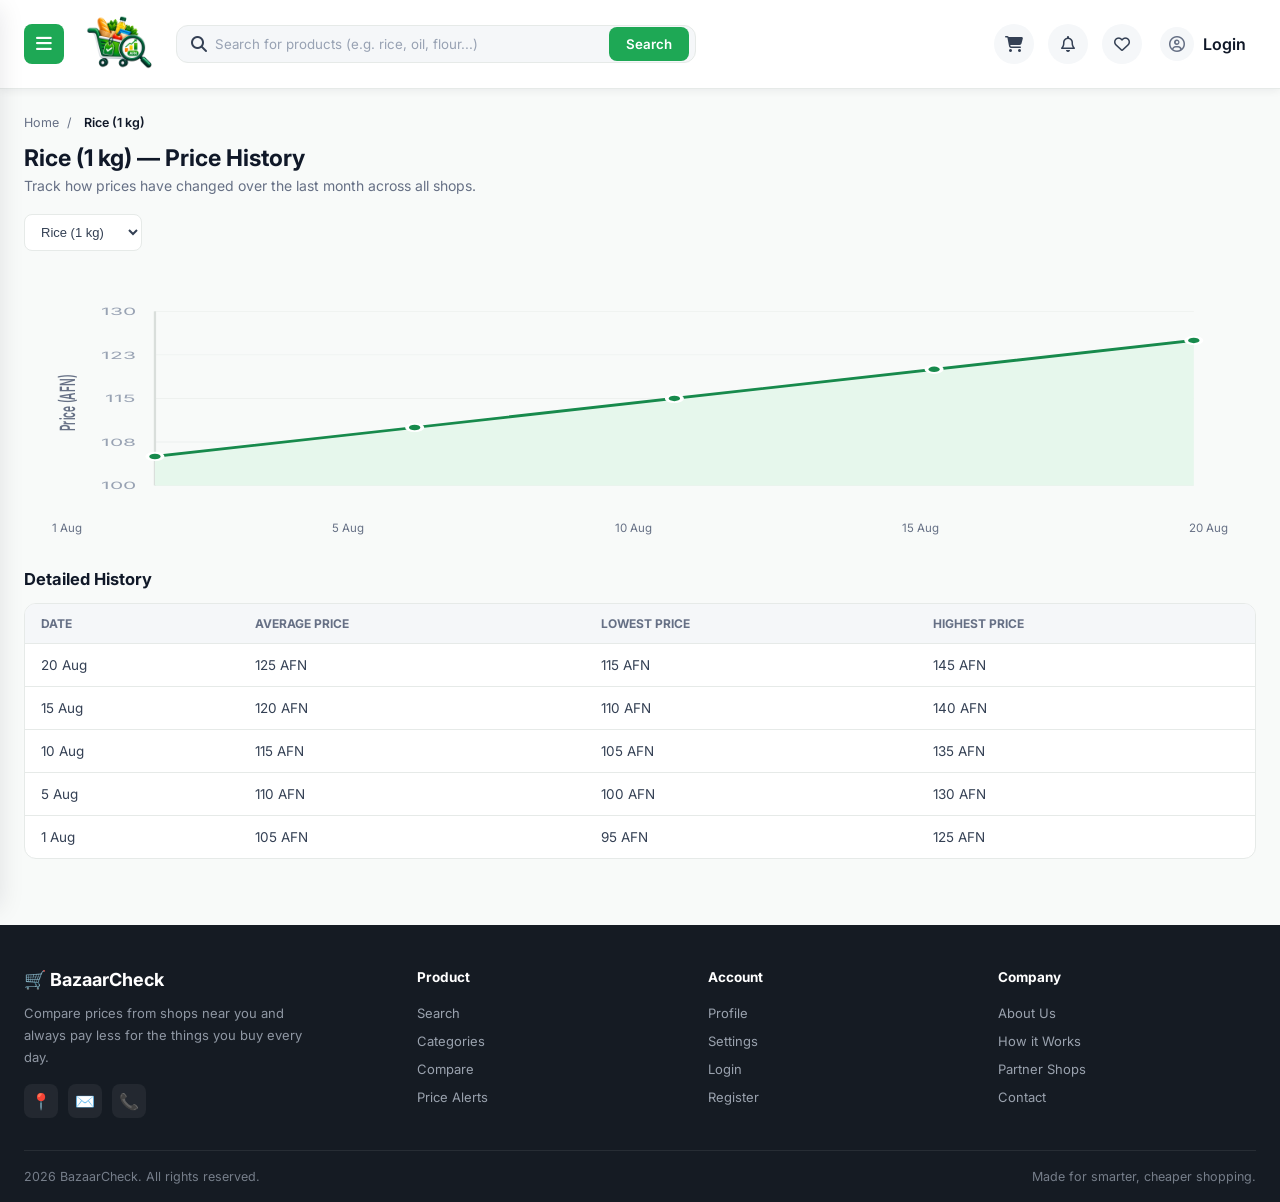
<file: price-history.html>
<!DOCTYPE html>
<html lang="en">
<head>
    <meta charset="UTF-8">
    <script>
  (function(){
    var theme = localStorage.getItem('bazaarCheckTheme') || 'light';
    document.documentElement.setAttribute('data-theme', theme);
  })();
</script>
    <meta name="viewport" content="width=device-width, initial-scale=1.0">
        <link rel="stylesheet" href="index.css" />
    <link
      rel="stylesheet"
      href="https://cdnjs.cloudflare.com/ajax/libs/font-awesome/6.4.0/css/all.min.css"
    />
    <link
      href="https://fonts.googleapis.com/css2?family=Inter:wght@400;500;600;700;800&display=swap"
      rel="stylesheet"
    />
    <title>Price History . Bazaar Check</title>
</head>
<body>
      <header class="topbar">
      <button class="menu-btn">
        <i class="fa-solid fa-bars"></i>
      </button>

      <div class="logo">
        <img src="images/logo.png" alt="logo" class="logo-png" />
      </div>

      <form class="search-box" action="search.html" method="GET">
        <span class="search-icon">
          <i class="fa-solid fa-magnifying-glass"></i>
        </span>

        <input
          type="text"
          placeholder="Search for products (e.g. rice, oil, flour...)"
        />

        <button type="submit">Search</button>
      </form>

      <div class="topbar-right">
        <!--  <button id="darkModeBtn" class="icon-btn">🌙 </button> -->

        <a href="cart.html" class="icon-btn" style="position: relative">
          <i class="fa-solid fa-cart-shopping"></i>
          <span id="cartCount" class="cart-badge" style="display: none">0</span>
        </a>

        <a href="alerts.html" class="icon-btn" style="position: relative">
          <i class="fa-regular fa-bell"></i>
          <span id="alertCount" class="cart-badge" style="display: none"
            >0</span
          >
        </a>

        <a href="favorites.html" class="icon-btn" style="position: relative">
          <i class="fa-regular fa-heart"></i>
          <span id="favCount" class="cart-badge" style="display: none">0</span>
        </a>

<a href="profile.html" data-protected="true" class="user-chip" id="userChip" data-protected="true">
  <div class="topbar-avatar">
    <i class="fa-regular fa-circle-user" id="topbarDefaultIcon"></i>
    <img id="topbarAvatar" alt="Profile picture">
  </div>
  <span class="name" id="topbarName">Login</span>
</a>


      </div>
    </header>

    <aside class="sidebar" id="sidebar">
      <div class="sidebar-head">
        <div class="brand">
          <img src="images/logo.png" alt="Bazaar Check logo" class="logo-png" />

          <div class="brand-info">
            <span class="brand-name">Bazaar Check</span>
            <span class="brand-tagline">Smart shopping</span>
          </div>
        </div>

        <button class="close-btn" id="closeBtn">
          <i class="fa-solid fa-xmark"></i>
        </button>
      </div>

      <nav>
        <a href="index.html">
          <i class="fa-solid fa-house"></i>
          Home
        </a>

        <a href="search.html">
          <i class="fa-solid fa-magnifying-glass"></i>
          Search
        </a>

        <a href="categories.html">
          <i class="fa-solid fa-layer-group"></i>
          Categories
        </a>

        <a href="categories.html">
          <i class="fa-solid fa-shop"></i>
          Shops
        </a>

        <a href="cart.html" >
          <i class="fa-solid fa-cart-shopping"></i>
          My Cart
        </a>

        <a href="compare.html">
          <i class="fa-solid fa-code-compare"></i>
          Compare
        </a>

        <a href="favorites.html">
          <i class="fa-solid fa-heart"></i>
          Favorites
        </a>

        <a href="Alerts.html">
          <i class="fa-solid fa-bell"></i>
          Alerts
        </a>

        <a href="price-history.html" class="active">
          <i class="fa-solid fa-chart-line"></i>
          Price History
        </a>

        <a href="profile.html">
          <i class="fa-regular fa-circle-user"></i>
          Profile
        </a>

        <a href="settings.html">
          <i class="fa-solid fa-gear"></i>
          settings
        </a>

        <hr />

        <a href="index.html" id="logoutLink">
          <i class="fa-solid fa-right-from-bracket"></i>
          Logout
        </a>
      </nav>
    </aside>

    <!-- Backdrop -->

    <div class="backdrop" id="backdrop"></div>

    <main class="page">
        <div class="crumbs">
            <a href="index.html">Home</a>
            <span>/</span>
            <span class="current" id="historyCrumb">Price History</span>
        </div>

        <div class="page-head">
            <h1 id="historyTitle">Price History</h1>
            <p id="historySubtitle">Track how prices have changed over the last month.</p>
        </div>

        <div class="history-picker">
            <select id="historyProductSelect" class="select-box"></select>
        </div>

        <div class="card history-chart-card">
            <svg id="historyChart" viewBox="0 0 620 220" preserveAspectRatio="none"></svg>
            <div class="history-chart-labels" id="historyChartLabels"></div>
        </div>

        <div class="section-heading" style="margin-top:22px;">
            <h3>Detailed History</h3>
        </div>

        <div class="table-card">
            <table class="price-table">
                <thead>
                    <tr><th>Date</th><th>Average Price</th><th>Lowest Price</th><th>Highest Price</th></tr>
                </thead>
                <tbody id="historyTableBody"></tbody>
            </table>
        </div>

    </main>

     <!-- ===== SECTION: FOOTER ===== -->
    <footer class="site-footer">
      <div class="foot-top">
        <div class="foot-brand">
          <div class="logo"><span class="logo-dot">🛒</span> BazaarCheck</div>
          <p>
            Compare prices from shops near you and always pay less for the
            things you buy every day.
          </p>
          <div class="foot-social">
            <a href="#" aria-label="Location">📍</a>
            <a href="#" aria-label="Email">✉️</a>
            <a href="#" aria-label="Phone">📞</a>
          </div>
        </div>

        <div class="foot-col">
          <h5>Product</h5>
          <a href="search.html">Search</a>
          <a href="categories.html">Categories</a>
          <a href="compare.html">Compare</a>
          <a href="alerts.html">Price Alerts</a>
        </div>

        <div class="foot-col">
          <h5>Account</h5>
          <a href="profile.html">Profile</a>
          <a href="settings.html">Settings</a>
          <a href="login.html">Login</a>
          <a href="register.html">Register</a>
        </div>

        <div class="foot-col">
          <h5>Company</h5>
          <a href="#">About Us</a>
          <a href="#">How it Works</a>
          <a href="shops.html">Partner Shops</a>
          <a href="#">Contact</a>
        </div>
      </div>

      <div class="foot-bottom">
        <span><span id="year"></span> BazaarCheck. All rights reserved.</span>
        <span>Made for smarter, cheaper shopping.</span>
      </div>
    </footer>
    <script src="index.js"></script>
</body>
</html>
</file>
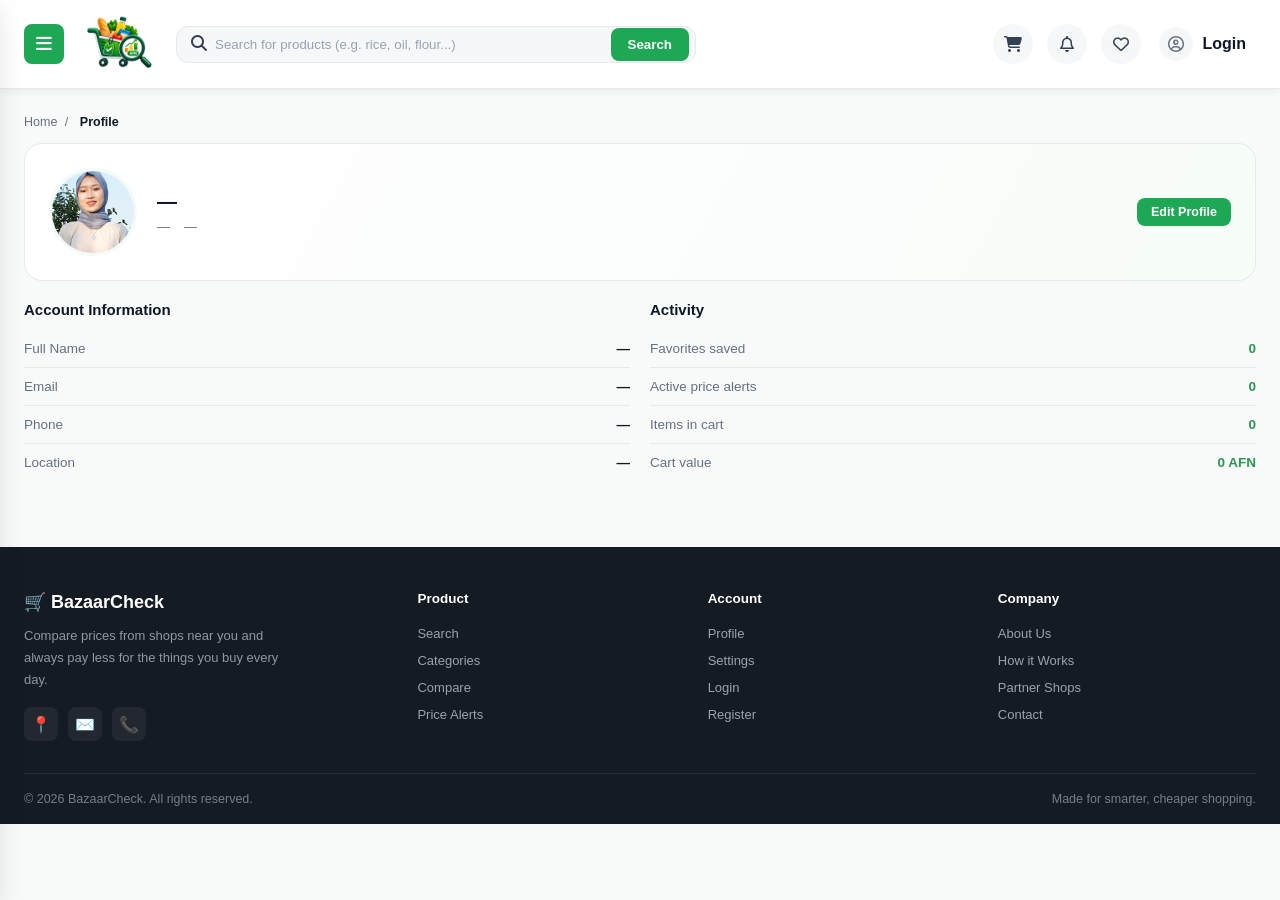
<file: profile.html>
<!DOCTYPE html>
<html lang="en">
<head>
    <meta charset="UTF-8">
    <script>
  (function(){
    var theme = localStorage.getItem('bazaarCheckTheme') || 'light';
    document.documentElement.setAttribute('data-theme', theme);
  })();
</script>
    <meta name="viewport" content="width=device-width, initial-scale=1.0">
    <link rel="stylesheet" href="index.css">
    <link rel="stylesheet" href="https://cdnjs.cloudflare.com/ajax/libs/font-awesome/6.4.0/css/all.min.css">
    <title>Profile · Bazaar Check</title>
</head>
<body>

  <!-- ==================== TOPBAR ==================== -->
    <header class="topbar">
      <button class="menu-btn">
        <i class="fa-solid fa-bars"></i>
      </button>

      <div class="logo">
        <img src="images/logo.png" alt="logo" class="logo-png" />
      </div>

<form class="search-box" action="search.html" method="GET">
    <span class="search-icon">
        <i class="fa-solid fa-magnifying-glass"></i>
    </span>

    <input
        type="text"
        name="q"
        placeholder="Search for products (e.g. rice, oil, flour...)"
    >

    <button type="submit">Search</button>
</form>

      <div class="topbar-right">

                <a href="cart.html" class="icon-btn" style="position:relative;">
    <i class="fa-solid fa-cart-shopping"></i>
    <span id="cartCount" class="cart-badge" style="display:none;">0</span>
</a>

      <a href="alerts.html" class="icon-btn" style="position: relative">
          <i class="fa-regular fa-bell"></i>
          <span id="alertCount" class="cart-badge" style="display: none"
            >0</span
          >
        </a>

             <a href="favorites.html" class="icon-btn" style="position:relative;">
    <i class="fa-regular fa-heart"></i>
    <span id="favCount" class="cart-badge" style="display:none;">0</span>
</a>
    
<a href="profile.html" data-protected="true" class="user-chip" id="userChip" data-protected="true">
  <div class="topbar-avatar">
    <i class="fa-regular fa-circle-user" id="topbarDefaultIcon"></i>
    <img id="topbarAvatar" alt="Profile picture">
  </div>
  <span class="name" id="topbarName">Login</span>
</a>

      </div>
    </header>

    <!-- ==================== SIDEBAR ==================== -->

    <aside class="sidebar" id="sidebar">
      <div class="sidebar-head">
        <div class="brand">
          <img src="images/logo.png" alt="Bazaar Check logo" class="logo-png" />

          <div class="brand-info">
            <span class="brand-name">Bazaar Check</span>
            <span class="brand-tagline">Smart shopping</span>
          </div>
        </div>

        <button class="close-btn" id="closeBtn">
          <i class="fa-solid fa-xmark"></i>
        </button>
      </div>

      <nav>
        <a href="index.html">
          <i class="fa-solid fa-house"></i>
          Home
        </a>

        <a href="search.html" >
          <i class="fa-solid fa-magnifying-glass"></i>
          Search
        </a>

        <a href="categories.html">
          <i class="fa-solid fa-layer-group"></i>
          Categories
        </a>

        <a href="shops.html">
          <i class="fa-solid fa-shop"></i>
          Shops
        </a>

        <a href="cart.html">
          <i class="fa-solid fa-cart-shopping"></i>
          My Cart
        </a>

        <a href="compare.html">
          <i class="fa-solid fa-code-compare"></i>
          Compare
        </a>

        <a href="favorites.html">
          <i class="fa-solid fa-heart"></i>
          Favorites
        </a>

        <a href="alert.html">
          <i class="fa-solid fa-bell"></i>
          Alerts
        </a>

        <a href="price-history.html">
          <i class="fa-solid fa-chart-line"></i>
          Price History
        </a>

        <a href="profile.html" class="active">
          <i class="fa-regular fa-circle-user"></i>
          Profile
        </a>

        <a href="settings.html">
          <i class="fa-solid fa-gear"></i>
          settings
        </a>

        <hr />

        <a href="index.html">
          <i class="fa-solid fa-right-from-bracket"></i>
          Logout
        </a>
      </nav>
    </aside>
    <!-- ==================== BACKDROP ==================== -->
    <div class="backdrop" id="backdrop"></div>

    <main class="page">

        <div class="crumbs">
            <a href="index.html">Home</a>
            <span>/</span>
            <span class="current">Profile</span>
        </div>

        <div class="profile-header">
            <img id="profileAvatar" class="profile-avatar" src="images/1.png" alt="Profile picture">
            <div class="profile-header-info">
                <h2 id="profileName">—</h2>
                <div class="profile-header-meta">
                    <span id="profileEmail">—</span>
                    <span id="profileSince">—</span>
                </div>
            </div>
            <a href="settings.html" class="btn-view">Edit Profile</a>
        </div>

        <div class="profile-grid">

            <div class="card card-pad">
                <h3 class="profile-card-title">Account Information</h3>

                <div class="profile-row">
                    <span>Full Name</span>
                    <span id="infoName">—</span>
                </div>
                <div class="profile-row">
                    <span>Email</span>
                    <span id="infoEmail">—</span>
                </div>
                <div class="profile-row">
                    <span>Phone</span>
                    <span id="infoPhone">—</span>
                </div>
                <div class="profile-row">
                    <span>Location</span>
                    <span id="infoLocation">—</span>
                </div>
            </div>

            <div class="card card-pad">
                <h3 class="profile-card-title">Activity</h3>

                <div class="profile-row">
                    <span>Favorites saved</span>
                    <span id="statFavorites" class="profile-stat">0</span>
                </div>
                <div class="profile-row">
                    <span>Active price alerts</span>
                    <span id="statAlerts" class="profile-stat">0</span>
                </div>
                <div class="profile-row">
                    <span>Items in cart</span>
                    <span id="statCart" class="profile-stat">0</span>
                </div>
                <div class="profile-row">
                    <span>Cart value</span>
                    <span id="statCartValue" class="profile-stat">0 AFN</span>
                </div>
            </div>

        </div>

    </main>

    <footer class="site-footer">
         <div class="foot-top">
        <!-- Footer brand -->
        <div class="foot-brand">
          <div class="logo">
            <span class="logo-dot">🛒</span>
            BazaarCheck
          </div>

          <p>
            Compare prices from shops near you and always pay less for the
            things you buy every day.
          </p>

          <div class="foot-social">
            <a href="#" aria-label="Location"> 📍 </a>

            <a href="#" aria-label="Email"> ✉️ </a>

            <a href="#" aria-label="Phone"> 📞 </a>
          </div>
        </div>
        <!-- Product -->
        <div class="foot-col">
          <h5>Product</h5>

          <a href="search.html"> Search </a>

          <a href="categories.html"> Categories </a>

          <a href="compare.html"> Compare </a>

          <a href="alerts.html"> Price Alerts </a>
        </div>
        <!-- Account -->
        <div class="foot-col">
          <h5>Account</h5>

          <a href="profile.html"> Profile </a>

          <a href="settings.html"> Settings </a>

          <a href="login.html"> Login </a>

          <a href="register.html"> Register </a>
        </div>
        <!-- Company -->
        <div class="foot-col">
          <h5>Company</h5>

          <a href="#"> About Us </a>

          <a href="#"> How it Works </a>

          <a href="shops.html"> Partner Shops </a>

          <a href="#"> Contact </a>
        </div>
      </div>

      <div class="foot-bottom">
        <span>
          © <span id="year"></span> BazaarCheck. All rights reserved.
        </span>

        <span> Made for smarter, cheaper shopping. </span>
      </div>
    </footer>
    <script src="index.js"></script>
</body>
</html>
</file>
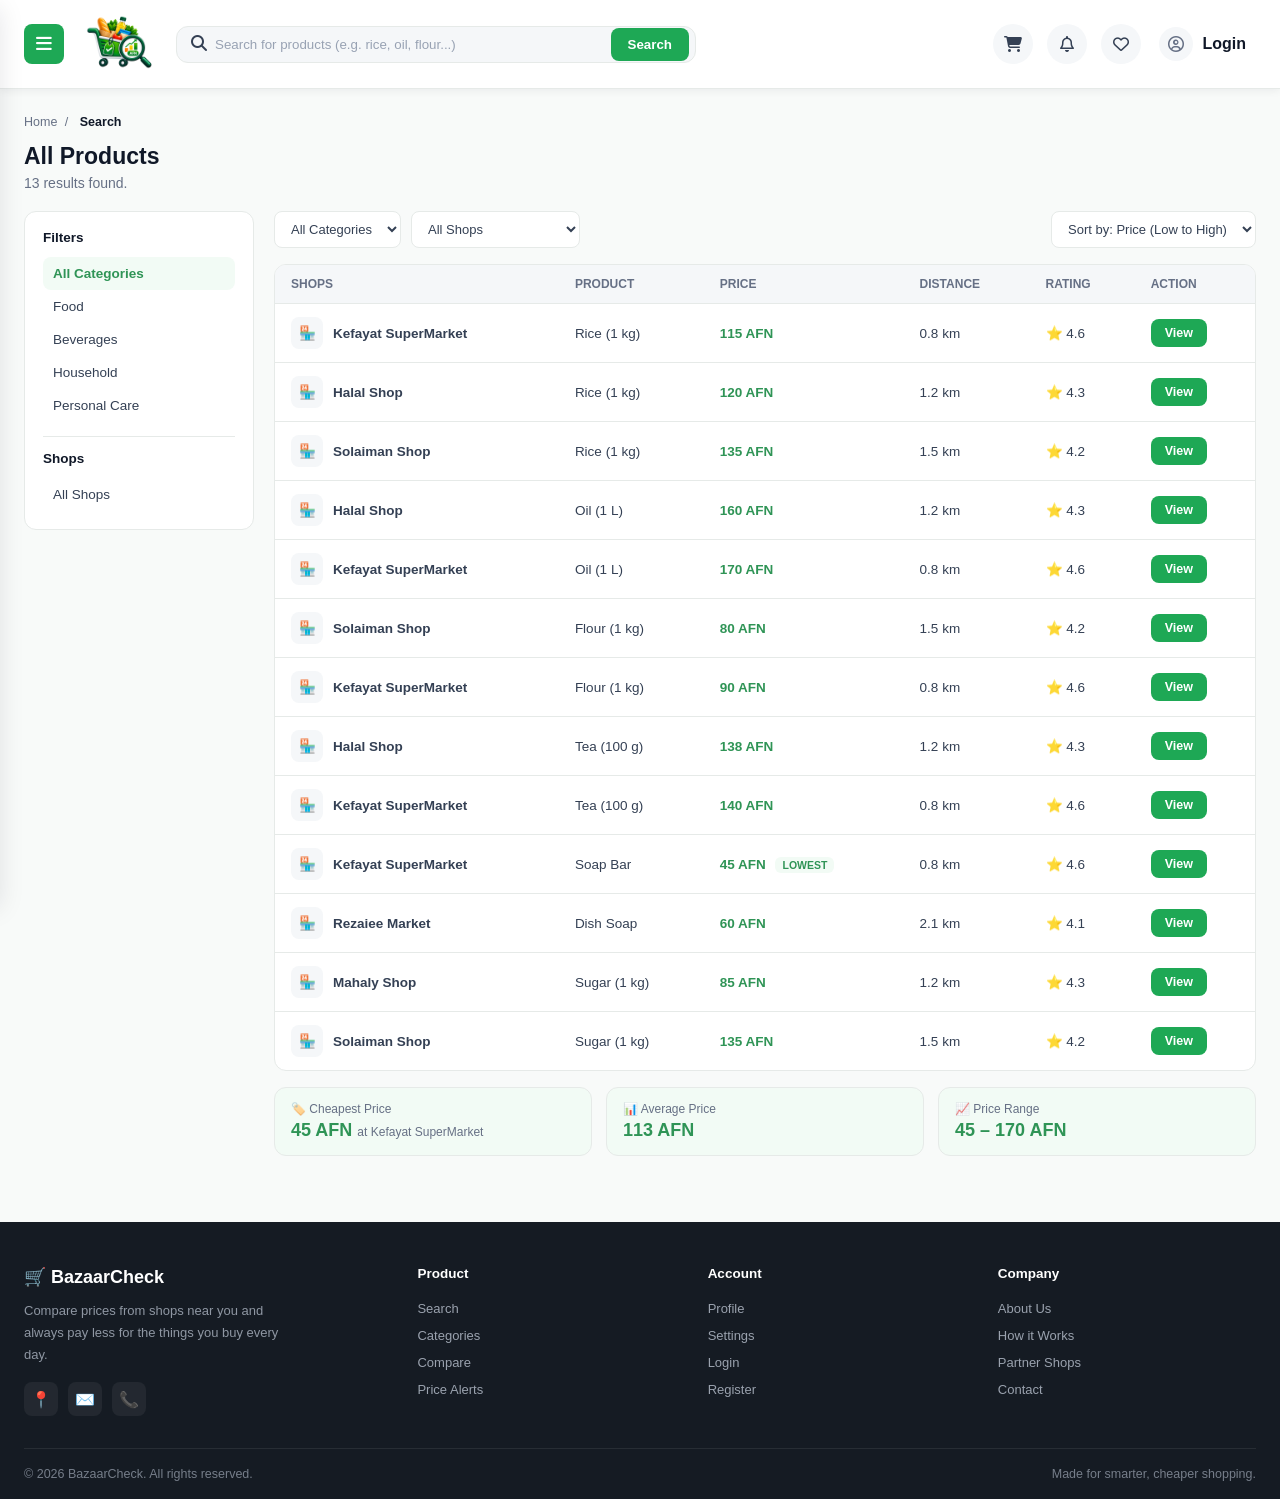
<file: search.html>
<!doctype html>
<html lang="en">
  <head>
    <meta charset="UTF-8" />
    <script>
  (function(){
    var theme = localStorage.getItem('bazaarCheckTheme') || 'light';
    document.documentElement.setAttribute('data-theme', theme);
  })();
</script>
    <meta name="viewport" content="width=device-width, initial-scale=1.0" />

    <link rel="stylesheet" href="index.css" />

    <link
      rel="stylesheet"
      href="https://cdnjs.cloudflare.com/ajax/libs/font-awesome/6.4.0/css/all.min.css"
    />

    <title>Search Results . Bazaar Check</title>
  </head>

  <body class="search-page">
    <!-- ==================== TOPBAR ==================== -->
    <header class="topbar">
      <button class="menu-btn">
        <i class="fa-solid fa-bars"></i>
      </button>

      <div class="logo">
        <img src="images/logo.png" alt="logo" class="logo-png" />
      </div>

<form class="search-box" action="search.html" method="GET">
    <span class="search-icon">
        <i class="fa-solid fa-magnifying-glass"></i>
    </span>

    <input
        type="text"
        name="q"
        placeholder="Search for products (e.g. rice, oil, flour...)"
    >

    <button type="submit">Search</button>
</form>

      <div class="topbar-right">

                <a href="cart.html" class="icon-btn" style="position:relative;">
    <i class="fa-solid fa-cart-shopping"></i>
    <span id="cartCount" class="cart-badge" style="display:none;">0</span>
</a>

      <a href="alerts.html" class="icon-btn" style="position: relative">
          <i class="fa-regular fa-bell"></i>
          <span id="alertCount" class="cart-badge" style="display: none"
            >0</span
          >
        </a>

             <a href="favorites.html" class="icon-btn" style="position:relative;">
    <i class="fa-regular fa-heart"></i>
    <span id="favCount" class="cart-badge" style="display:none;">0</span>
</a>
    

 <a href="profile.html" data-protected="true" class="user-chip" id="userChip" data-protected="true">
  <div class="topbar-avatar">
    <i class="fa-regular fa-circle-user" id="topbarDefaultIcon"></i>
    <img id="topbarAvatar" alt="Profile picture">
  </div>
  <span class="name" id="topbarName">Login</span>
</a>
      </div>
    </header>

    <!-- ==================== SIDEBAR ==================== -->

    <aside class="sidebar" id="sidebar">
      <div class="sidebar-head">
        <div class="brand">
          <img src="images/logo.png" alt="Bazaar Check logo" class="logo-png" />

          <div class="brand-info">
            <span class="brand-name">Bazaar Check</span>
            <span class="brand-tagline">Smart shopping</span>
          </div>
        </div>

        <button class="close-btn" id="closeBtn">
          <i class="fa-solid fa-xmark"></i>
        </button>
      </div>

      <nav>
        <a href="index.html">
          <i class="fa-solid fa-house"></i>
          Home
        </a>

        <a href="search.html" class="active">
          <i class="fa-solid fa-magnifying-glass"></i>
          Search
        </a>

        <a href="categories.html">
          <i class="fa-solid fa-layer-group"></i>
          Categories
        </a>

        <a href="shops.html">
          <i class="fa-solid fa-shop"></i>
          Shops
        </a>

        <a href="cart.html">
          <i class="fa-solid fa-cart-shopping"></i>
          My Cart
        </a>

        <a href="cart.html">
          <i class="fa-solid fa-code-compare"></i>
          Compare
        </a>

        <a href="cart.html">
          <i class="fa-solid fa-heart"></i>
          Favorites
        </a>

        <a href="cart.html">
          <i class="fa-solid fa-bell"></i>
          Alerts
        </a>

        <a href="cart.html">
          <i class="fa-solid fa-chart-line"></i>
          Price History
        </a>

        <a href="profile.html">
          <i class="fa-regular fa-circle-user"></i>
          Profile
        </a>

        <a href="cart.html">
          <i class="fa-solid fa-gear"></i>
          settings
        </a>

        <hr />

        <a href="index.html" id="logoutLink">
          <i class="fa-solid fa-right-from-bracket"></i>
          Logout
        </a>
      </nav>
    </aside>

    <!-- ==================== BACKDROP ==================== -->
    <div class="backdrop" id="backdrop"></div>

    <!-- ==================== MAIN CONTENT ==================== -->
    <main class="page">
           <div class="crumbs">
        <a href="index.html">Home</a>
        <span> / </span>
        <span class="current"> Search </span>
      </div>

      <div class="page-head">
        <h1>Search Results</h1>

        <p>Showing shops with "rice" in stock, sorted by price.</p>
      </div>

      <!-- ==================== SEARCH LAYOUT ==================== -->
      <div class="search-layout">

          <button type="button" class="filter-toggle">
    <i class="fa-solid fa-sliders"></i> Filters
  </button>

        <!-- ==================== FILTER SIDEBAR ==================== -->
       <aside class="filters">
    <h4>Filters</h4>
    <a href="search.html?category=all" class="filter-item" data-category="all">All Categories</a>
    <a href="search.html?category=food" class="filter-item" data-category="food">Food</a>
    <a href="search.html?category=beverages" class="filter-item" data-category="beverages">Beverages</a>
    <a href="search.html?category=household" class="filter-item" data-category="household">Household</a>
    <a href="search.html?category=personal-care" class="filter-item" data-category="personal-care">Personal Care</a>

    <hr>

    <h4>Shops</h4>
    <a href="search.html?shop=all" class="filter-item" data-shop="all">All Shops</a>
</aside>
        <!-- ==================== RESULTS COLUMN ==================== -->
               <div class="results-col">
          <!-- ==================== TOOLBAR ==================== -->
          <div class="toolbar">
            <div class="toolbar-left">
              <select class="select-box" id="categorySelect">
                <option value="all">All Categories</option>
              </select>
              <select class="select-box" id="shopSelect">
                <option value="all">All Shops</option>
              </select>
            </div>

            <select class="select-box sort-select">
              <option value="price-low">Sort by: Price (Low to High)</option>
              <option value="price-high">Price (High to Low)</option>
              <option value="distance">Distance</option>
              <option value="rating">Rating</option>
            </select>
          </div>

          <!-- ==================== PRICE TABLE ==================== -->
          <div class="table-card">
            <table class="price-table">
              <thead>
                <tr>
                  <th>Shops</th>
                  <th>Product</th>
                  <th>Price</th>
                  <th>Distance</th>
                  <th>Rating</th>
                  <th>Action</th>
                </tr>
              </thead>

              <tbody>
                <!-- SHOP C -->
                <tr>
                  <td>
                    <div class="shop-cell">
                      <span class="shop-avatar">
                        <img src="images/shop.png" alt="Shop C" />
                      </span>

                      Shop C
                    </div>
                  </td>

                  <td>Rice (1 kg)</td>

                  <td class="price-cell">
                    115 AFG

                    <span class="lowest-tag"> LOWEST </span>
                  </td>

                  <td>0.8 km</td>

                  <td>⭐ 4.6</td>

                  <td>
                    <a href="shop.html" class="btn-view"> View </a>
                  </td>
                </tr>

                <!-- SHOP A -->
                <tr>
                  <td>
                    <div class="shop-cell">
                      <span class="shop-avatar">
                        <img src="images/shop.png" alt="Shop A" />
                      </span>

                      Halal Shop
                    </div>
                  </td>

                  <td>Rice (1 kg)</td>

                  <td class="price-cell">120 AFN</td>

                  <td>1.2 km</td>

                  <td>⭐ 4.3</td>

                  <td>
                    <a href="shop.html" class="btn-view"> View </a>
                  </td>
                </tr>
                <!-- SHOP B -->
                <tr>
                  <td>
                    <div class="shop-cell">
                      <span class="shop-avatar">
                        <img src="images/shop.png" alt="Shop B" />
                      </span>

                      Solaiman Shop
                    </div>
                  </td>

                  <td>Rice (1 kg)</td>

                  <td class="price-cell">135 AFN</td>

                  <td>1.5 km</td>

                  <td>⭐ 4.2</td>

                  <td>
                    <a href="shop.html" class="btn-view"> View </a>
                  </td>
                </tr>

                <!-- SHOP c -->
                <tr>
                  <td>
                    <div class="shop-cell">
                      <span class="shop-avatar">
                        <img src="images/shop.png" alt="Shop A" />
                      </span>

                      Kefayat SuperMarket
                    </div>
                  </td>

                  <td>Rice (1 kg)</td>

                  <td class="price-cell">140 AFN</td>

                  <td>1.7 km</td>

                  <td>⭐ 4.0</td>

                  <td>
                    <a href="shop.html" class="btn-view"> View </a>
                  </td>
                </tr>
              </tbody>
            </table>
          </div>

          <!-- ==================== STAT BOXES ==================== -->
          <div class="stat-row">
            <!-- Cheapest -->
            <div class="stat-box">
              <div class="stat-label">🏷️ Cheapest Price</div>

              <div class="stat-value">
                115 AFN

                <span> at Kefayat SuperMarket</span>
              </div>
            </div>
            <!-- Average -->
            <div class="stat-box">
              <div class="stat-label">📊 Average Price</div>

              <div class="stat-value">123 AFN</div>
            </div>

            <!-- Price Range -->
            <div class="stat-box">
              <div class="stat-label">📈 Price Range</div>

              <div class="stat-value">115 - 135 AFG</div>
            </div>
          </div>
        </div>
        <!-- END RESULTS COLUMN -->
      </div>
      <!-- END SEARCH LAYOUT -->
    </main>

    <!-- ==================== FOOTER ==================== -->
    <footer class="site-footer">
      <div class="foot-top">
        <!-- Footer brand -->
        <div class="foot-brand">
          <div class="logo">
            <span class="logo-dot">🛒</span>
            BazaarCheck
          </div>

          <p>
            Compare prices from shops near you and always pay less for the
            things you buy every day.
          </p>

          <div class="foot-social">
            <a href="#" aria-label="Location"> 📍 </a>

            <a href="#" aria-label="Email"> ✉️ </a>

            <a href="#" aria-label="Phone"> 📞 </a>
          </div>
        </div>

        <!-- Product -->
        <div class="foot-col">
          <h5>Product</h5>

          <a href="search.html"> Search </a>

          <a href="categories.html"> Categories </a>

          <a href="compare.html"> Compare </a>

          <a href="alerts.html"> Price Alerts </a>
        </div>

        <!-- Account -->
        <div class="foot-col">
          <h5>Account</h5>

          <a href="profile.html"> Profile </a>

          <a href="settings.html"> Settings </a>

          <a href="login.html"> Login </a>

          <a href="register.html"> Register </a>
        </div>

        <!-- Company -->
        <div class="foot-col">
          <h5>Company</h5>

          <a href="#"> About Us </a>

          <a href="#"> How it Works </a>

          <a href="shops.html"> Partner Shops </a>

          <a href="#"> Contact </a>
        </div>
      </div>

      <div class="foot-bottom">
        <span>
          © <span id="year"></span> BazaarCheck. All rights reserved.
        </span>

        <span> Made for smarter, cheaper shopping. </span>
      </div>
    </footer>


    <script src="index.js"></script>

  </body>
</html>
</file>
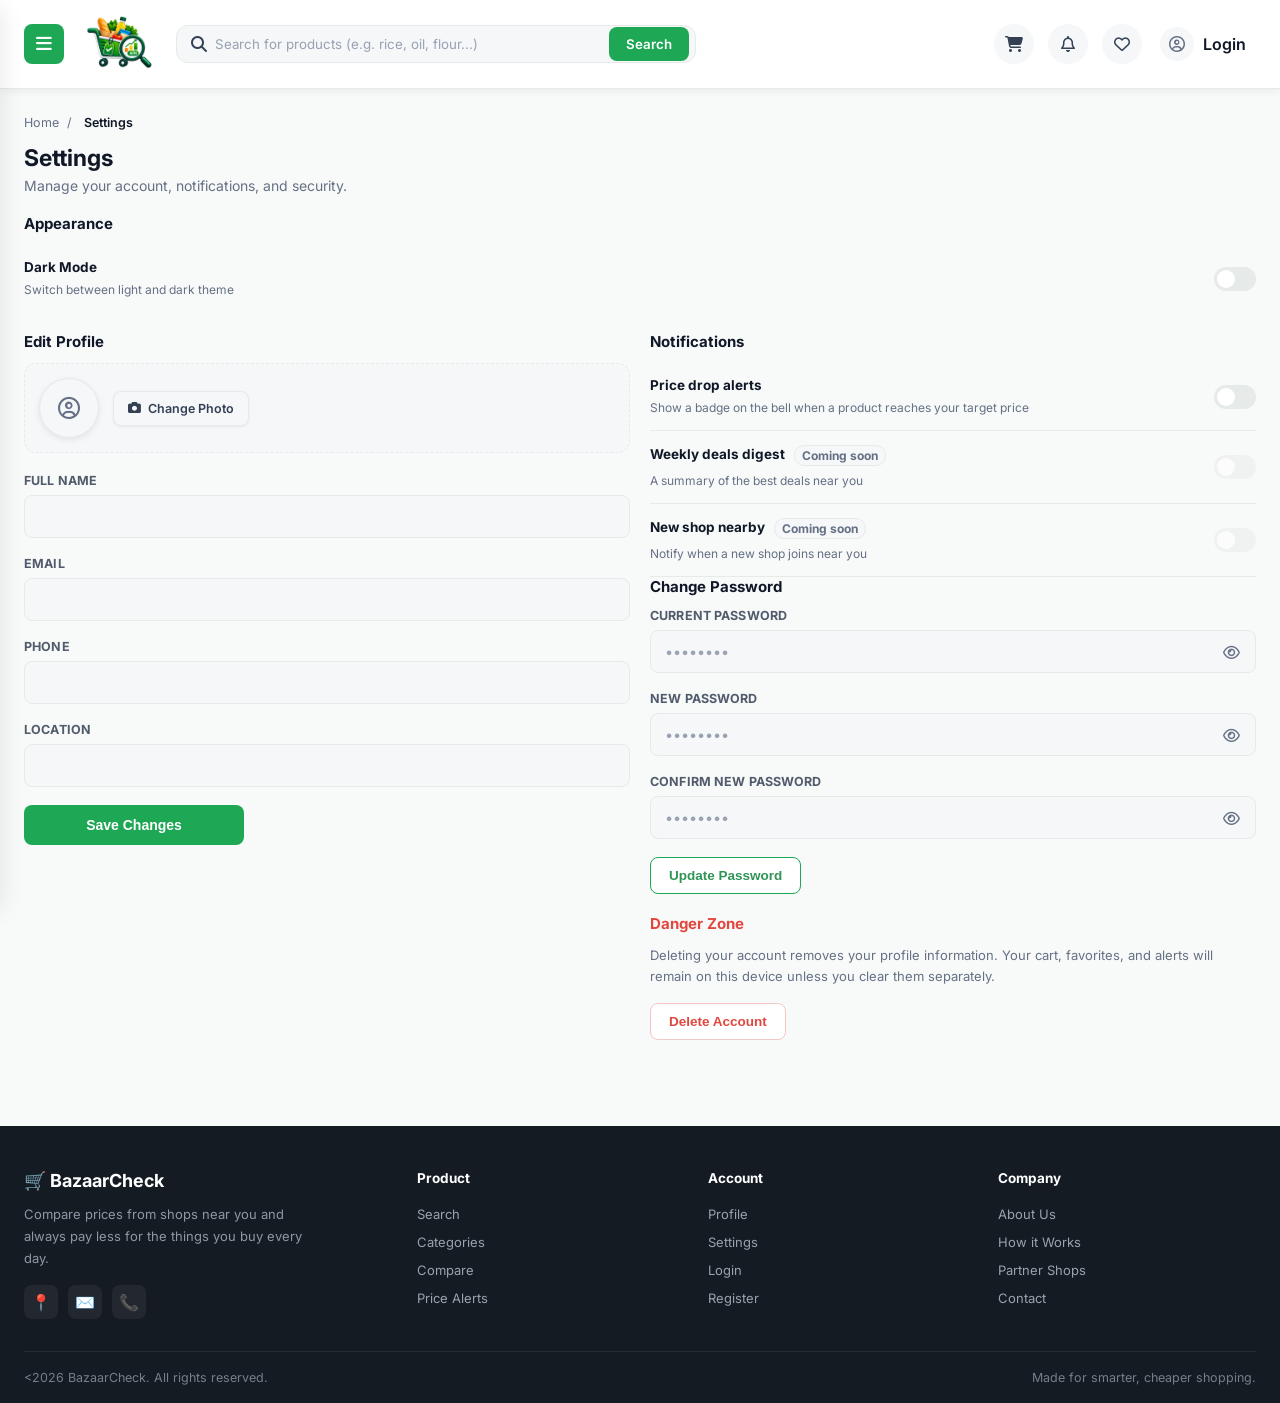
<file: settings.html>
<!DOCTYPE html>
<html lang="en">
<head>
    <meta charset="UTF-8">
    <script>
  (function(){
    var theme = localStorage.getItem('bazaarCheckTheme') || 'light';
    document.documentElement.setAttribute('data-theme', theme);
  })();
</script>
    <meta name="viewport" content="width=device-width, initial-scale=1.0">
        <link rel="stylesheet" href="index.css" />
    <link
      rel="stylesheet"
      href="https://cdnjs.cloudflare.com/ajax/libs/font-awesome/6.4.0/css/all.min.css"
    />
    <link
      href="https://fonts.googleapis.com/css2?family=Inter:wght@400;500;600;700;800&display=swap"
      rel="stylesheet"
    />
    <title>Settings . Bazaar Check</title>
</head>
<body>

        <header class="topbar">
  <button class="menu-btn">
        <i class="fa-solid fa-bars"></i>
      </button>

      <div class="logo">
        <img src="images/logo.png" alt="logo" class="logo-png" />
      </div>

      <form class="search-box" action="search.html" method="GET">
        <span class="search-icon">
          <i class="fa-solid fa-magnifying-glass"></i>
        </span>

        <input
          type="text"
          placeholder="Search for products (e.g. rice, oil, flour...)"
        />

        <button type="submit">Search</button>
      </form>

      <div class="topbar-right">

        <!-- <button id="darkModeBtn" class="icon-btn">🌙 </button> -->

        <a href="cart.html" data-protected="true" class="icon-btn" style="position:relative;">
    <i class="fa-solid fa-cart-shopping"></i>
    <span id="cartCount" class="cart-badge" style="display:none;">0</span>
</a>
       <a href="alerts.html" data-protected="true" class="icon-btn" style="position:relative;">
    <i class="fa-regular fa-bell"></i>
    <span id="alertCount" class="cart-badge" style="display:none;">0</span>
</a>

             <a href="favorites.html" data-protected="true" class="icon-btn" style="position:relative;">
    <i class="fa-regular fa-heart"></i>
    <span id="favCount" class="cart-badge" style="display:none;">0</span>
</a>
    

<a href="profile.html" data-protected="true" class="user-chip" id="userChip" data-protected="true">
  <div class="topbar-avatar">
    <i class="fa-regular fa-circle-user" id="topbarDefaultIcon"></i>
    <img id="topbarAvatar" alt="Profile picture">
  </div>
  <span class="name" id="topbarName">Login</span>
</a>
      </div>
    </header>

    <aside class="sidebar" id="sidebar">
      <div class="sidebar-head">
        <div class="brand">
          <img src="images/logo.png" alt="Bazaar Check logo" class="logo-png" />

          <div class="brand-info">
            <span class="brand-name">Bazaar Check</span>
            <span class="brand-tagline">Smart shopping</span>
          </div>
        </div>

        <button class="close-btn" id="closeBtn">
          <i class="fa-solid fa-xmark"></i>
        </button>
      </div>

      <nav>
        <a href="index.html">
          <i class="fa-solid fa-house"></i>
          Home
        </a>

        <a href="search.html">
          <i class="fa-solid fa-magnifying-glass"></i>
          Search
        </a>

        <a href="categories.html" >
          <i class="fa-solid fa-layer-group"></i>
          Categories
        </a>

        <a href="shops.html" >
          <i class="fa-solid fa-shop"></i>
          Shops
        </a>

        <a href="cart.html">
          <i class="fa-solid fa-cart-shopping"></i>
          My Cart
        </a>

        <a href="compare.html">
          <i class="fa-solid fa-code-compare"></i>
          Compare
        </a>

        <a href="favorites.html">
          <i class="fa-solid fa-heart"></i>
          Favorites
        </a>

        <a href="alerts.html">
          <i class="fa-solid fa-bell"></i>
          Alerts
        </a>

        <a href="price-history.html">
          <i class="fa-solid fa-chart-line"></i>
          Price History
        </a>

        <a href="profile.html">
          <i class="fa-regular fa-circle-user"></i>
          Profile
        </a>

        <a href="settings.html"  class="active">
          <i class="fa-solid fa-gear"></i>
          settings
        </a>

        <hr />

       <a href="index.html" id="logoutLink">
  <i class="fa-solid fa-right-from-bracket"></i>
  Logout
</a>
      </nav>
    </aside>

    <!-- Backdrop -->

    <div class="backdrop" id="backdrop"></div>

    <main class="page">

        <div class="crumbs">
            <a href="index.html">Home</a>
            <span>/</span>
            <span class="current">Settings</span>
        </div>

        <div class="page-head">
            <h1>Settings</h1>
            <p>Manage your account, notifications, and security.</p>
        </div>

                  <!--   Dark Mode    -->

          <div class="card card-pad" style="margin-bottom:20px;">
    <h3 class="profile-card-title">Appearance</h3>
    <div class="settings-toggle-row">
        <div>
            <h5>Dark Mode</h5>
            <span>Switch between light and dark theme</span>
        </div>
        <label class="switch">
            <input type="checkbox" id="prefDarkMode">
            <span class="slider"></span>
        </label>
    </div>
</div>

        <div class="settings-grid">

            <!-- LEFT: Edit Profile -->
            <div class="card card-pad">
                <h3 class="profile-card-title">Edit Profile</h3>

                <div class="avatar-upload">
                    <div class="avatar-upload-preview" id="settingsAvatarPreviewWrap">
                        <img id="settingsAvatarPreviewImg" style="display:none;">
                        <i class="fa-regular fa-circle-user" id="settingsAvatarPreviewIcon"></i>
                    </div>
                    <label for="settingsAvatarInput" class="avatar-upload-btn">
                        <i class="fa-solid fa-camera"></i> Change Photo
                    </label>
                    <input type="file" id="settingsAvatarInput" accept="image/*" hidden>
                </div>

                <div class="field"><label>Full Name</label><input type="text" id="settingsName"></div>
                <div class="field"><label>Email</label><input type="email" id="settingsEmail"></div>
                <div class="field"><label>Phone</label><input type="tel" id="settingsPhone"></div>
                <div class="field"><label>Location</label><input type="text" id="settingsLocation"></div>

                <p class="auth-error" id="settingsProfileError" style="display:none;"></p>
                <p class="settings-success" id="settingsProfileSuccess" style="display:none;">
                    <i class="fa-solid fa-circle-check"></i> Profile updated.
                </p>

                <button class="btn-primary-full" id="saveProfileBtn" style="max-width:220px;">Save Changes</button>
            </div>

        
            <div>
                <div class="card card-pad" style="margin-bottom:20px;">
                    <h3 class="profile-card-title">Notifications</h3>

                    <div class="settings-toggle-row">
  <div>
    <h5>Price drop alerts</h5>
    <span>Show a badge on the bell when a product reaches your target price</span>
  </div>
  <label class="switch">
    <input type="checkbox" id="prefPriceAlerts">
    <span class="slider"></span>
  </label>
</div>

<div class="settings-toggle-row">
  <div>
    <h5>Weekly deals digest <span class="coming-soon-tag">Coming soon</span></h5>
    <span>A summary of the best deals near you</span>
  </div>
  <label class="switch">
    <input type="checkbox" id="prefWeeklyDigest" disabled>
    <span class="slider"></span>
  </label>
</div>

<div class="settings-toggle-row">
  <div>
    <h5>New shop nearby <span class="coming-soon-tag">Coming soon</span></h5>
    <span>Notify when a new shop joins near you</span>
  </div>
  <label class="switch">
    <input type="checkbox" id="prefNewShop" disabled>
    <span class="slider"></span>
  </label>
</div>

                <div class="card card-pad" style="margin-bottom:20px;">
                    <h3 class="profile-card-title">Change Password</h3>

                    <div class="field"><label>Current Password</label><input type="password" id="currentPassword" placeholder="••••••••"></div>
                    <div class="field"><label>New Password</label><input type="password" id="newPassword" placeholder="••••••••"></div>
                    <div class="field"><label>Confirm New Password</label><input type="password" id="confirmNewPassword" placeholder="••••••••"></div>

                    <p class="auth-error" id="passwordError" style="display:none;"></p>
                    <p class="settings-success" id="passwordSuccess" style="display:none;">
                        <i class="fa-solid fa-circle-check"></i> Password updated.
                    </p>

                    <button class="btn-outline" id="updatePasswordBtn">Update Password</button>
                </div>

                <div class="card card-pad danger-zone">
                    <h3 class="profile-card-title" style="color:var(--danger);">Danger Zone</h3>
                    <p class="danger-text">Deleting your account removes your profile information. Your cart, favorites, and alerts will remain on this device unless you clear them separately.</p>
                    <button class="btn-danger-outline" id="deleteAccountBtn">Delete Account</button>
                </div>
            </div>

        </div>

    </main>


     <!-- ===== SECTION: FOOTER ===== -->
    <footer class="site-footer">
      <div class="foot-top">
        <div class="foot-brand">
          <div class="logo"><span class="logo-dot">🛒</span> BazaarCheck</div>
          <p>
            Compare prices from shops near you and always pay less for the
            things you buy every day.
          </p>
          <div class="foot-social">
            <a href="#" aria-label="Location">📍</a>
            <a href="#" aria-label="Email">✉️</a>
            <a href="#" aria-label="Phone">📞</a>
          </div>
        </div>

        <div class="foot-col">
          <h5>Product</h5>
          <a href="search.html" data-protected="true">Search</a>
          <a href="categories.html" data-protected="true">Categories</a>
          <a href="compare.html" data-protected="true">Compare</a>
          <a href="alerts.html" data-protected="true">Price Alerts</a>
        </div>

        <div class="foot-col">
          <h5>Account</h5>
          <a href="profile.html" data-protected="true">Profile</a>
          <a href="settings.html" data-protected="true">Settings</a>
          <a href="login.html" data-protected="true">Login</a>
          <a href="register.html" data-protected="true">Register</a>
        </div>

        <div class="foot-col">
          <h5>Company</h5>
          <a href="#">About Us</a>
          <a href="#">How it Works</a>
          <a href="shops.html">Partner Shops</a>
          <a href="#">Contact</a>
        </div>
      </div>

      <div class="foot-bottom">
        <span><<span id="year"></span> BazaarCheck. All rights reserved.</span>
        <span>Made for smarter, cheaper shopping.</span>
      </div>
    </footer>

    <script src="index.js"></script>
    
</body>
</html>
</file>
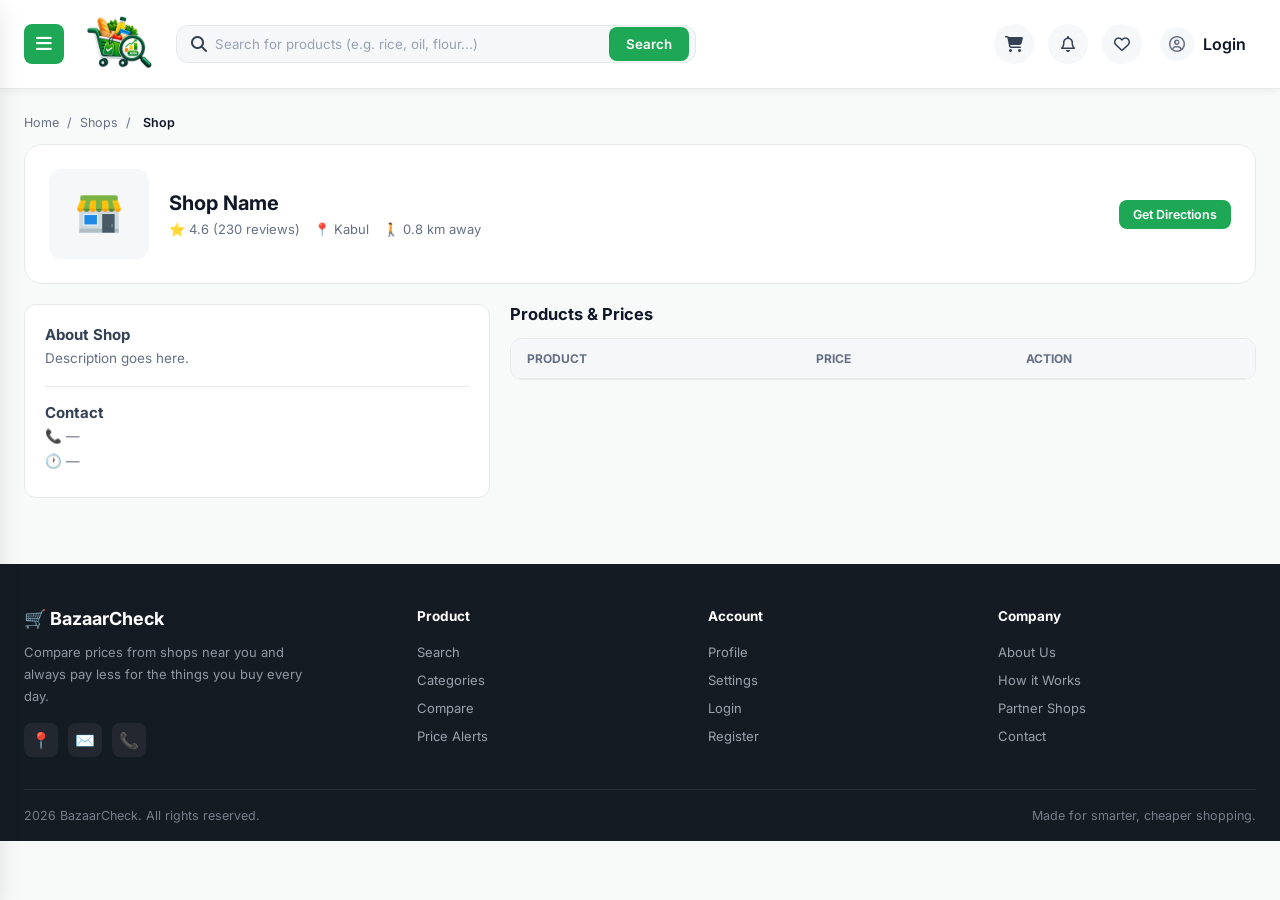
<file: shop.html>
<!doctype html>
<html lang="en">
  <head>
    <meta charset="UTF-8" />
    <script>
  (function(){
    var theme = localStorage.getItem('bazaarCheckTheme') || 'light';
    document.documentElement.setAttribute('data-theme', theme);
  })();
</script>
    <meta name="viewport" content="width=device-width, initial-scale=1.0" />
    <link rel="stylesheet" href="index.css" />
    <link
      rel="stylesheet"
      href="https://cdnjs.cloudflare.com/ajax/libs/font-awesome/6.4.0/css/all.min.css"
    />
    <link
      href="https://fonts.googleapis.com/css2?family=Inter:wght@400;500;600;700;800&display=swap"
      rel="stylesheet"
    />
    <title>Shop . Bazaar Check</title>
  </head>
  <body>
    <header class="topbar">
      <button class="menu-btn">
        <i class="fa-solid fa-bars"></i>
      </button>

      <div class="logo">
        <img src="images/logo.png" alt="logo" class="logo-png" />
      </div>

      <form class="search-box" action="search.html" method="GET">
        <span class="search-icon">
          <i class="fa-solid fa-magnifying-glass"></i>
        </span>

        <input
          type="text"
          placeholder="Search for products (e.g. rice, oil, flour...)"
        />

        <button type="submit">Search</button>
      </form>

      <div class="topbar-right">
        <a href="cart.html" class="icon-btn" style="position: relative">
          <i class="fa-solid fa-cart-shopping"></i>
          <span id="cartCount" class="cart-badge" style="display: none">0</span>
        </a>
        <a href="alerts.html" class="icon-btn" style="position: relative">
          <i class="fa-regular fa-bell"></i>
          <span id="alertCount" class="cart-badge" style="display: none"
            >0</span
          >
        </a>

        <a href="favorites.html" class="icon-btn" style="position: relative">
          <i class="fa-regular fa-heart"></i>
          <span id="favCount" class="cart-badge" style="display: none">0</span>
        </a>

<a href="profile.html" data-protected="true" class="user-chip" id="userChip" data-protected="true">
  <div class="topbar-avatar">
    <i class="fa-regular fa-circle-user" id="topbarDefaultIcon"></i>
    <img id="topbarAvatar" alt="Profile picture">
  </div>
  <span class="name" id="topbarName">Login</span>
</a>

      </div>
    </header>

    <aside class="sidebar" id="sidebar">
      <div class="sidebar-head">
        <div class="brand">
          <img src="images/logo.png" alt="Bazaar Check logo" class="logo-png" />

          <div class="brand-info">
            <span class="brand-name">Bazaar Check</span>
            <span class="brand-tagline">Smart shopping</span>
          </div>
        </div>

        <button class="close-btn" id="closeBtn">
          <i class="fa-solid fa-xmark"></i>
        </button>
      </div>

      <nav>
        <a href="index.html">
          <i class="fa-solid fa-house"></i>
          Home
        </a>

        <a href="search.html">
          <i class="fa-solid fa-magnifying-glass"></i>
          Search
        </a>

        <a href="categories.html">
          <i class="fa-solid fa-layer-group"></i>
          Categories
        </a>

        <a href="categories.html" class="active">
          <i class="fa-solid fa-shop"></i>
          Shops
        </a>

        <a href="cart.html">
          <i class="fa-solid fa-cart-shopping"></i>
          My Cart
        </a>

        <a href="cart.html">
          <i class="fa-solid fa-code-compare"></i>
          Compare
        </a>

        <a href="cart.html">
          <i class="fa-solid fa-heart"></i>
          Favorites
        </a>

        <a href="cart.html">
          <i class="fa-solid fa-bell"></i>
          Alerts
        </a>

        <a href="cart.html">
          <i class="fa-solid fa-chart-line"></i>
          Price History
        </a>

        <a href="profile.html">
          <i class="fa-regular fa-circle-user"></i>
          Profile
        </a>

        <a href="cart.html">
          <i class="fa-solid fa-gear"></i>
          settings
        </a>

        <hr />

        <a href="index.html" id="logoutLink">
          <i class="fa-solid fa-right-from-bracket"></i>
          Logout
        </a>
      </nav>
    </aside>

    <!-- Backdrop -->

    <div class="backdrop" id="backdrop"></div>

    <main class="page">
      <div class="crumbs">
        <a href="index.html">Home</a>
        <span>/</span>
        <a href="shops.html">Shops</a>
        <span>/</span>
        <span class="current" id="crumbShopName">Shop</span>
      </div>

      <div class="shop-header">
        <div class="shop-header-thumb">
          <img id="shopImage" src="images/shop.png" alt="Shop" />
        </div>

        <div class="shop-header-info">
          <h2 id="shopName">Shop Name</h2>
          <div class="shop-header-meta">
            <span id="shopRating">⭐ 4.6 (230 reviews)</span>
            <span id="shopLocation">📍 Kabul</span>
            <span id="shopDistance">🚶 0.8 km away</span>
          </div>
        </div>

        <a href="#" class="btn-view" id="directionsBtn">Get Directions</a>
      </div>

      <div class="shop-layout">
        <div class="shop-about-card">
          <h3 style="margin-top: 0; font-size: 15px">About Shop</h3>
          <p id="shopAbout" class="shop-about-text">Description goes here.</p>

          <hr />

          <h3 style="font-size: 15px">Contact</h3>
          <p class="shop-about-text" id="shopPhone">📞 —</p>
          <p class="shop-about-text" id="shopHours">🕐 —</p>
        </div>

        <div class="shop-products-col">
          <div class="section-heading">
            <h3>Products & Prices</h3>
          </div>

          <div class="table-card">
            <table class="price-table">
              <thead>
                <tr>
                  <th>Product</th>
                  <th>Price</th>
                  <th>Action</th>
                </tr>
              </thead>
              <tbody id="shopProductRows">
                <!-- filled by JavaScript -->
              </tbody>
            </table>
          </div>
        </div>
      </div>
    </main>
    <!-- ===== SECTION: FOOTER ===== -->
    <footer class="site-footer">
      <div class="foot-top">
        <div class="foot-brand">
          <div class="logo"><span class="logo-dot">🛒</span> BazaarCheck</div>
          <p>
            Compare prices from shops near you and always pay less for the
            things you buy every day.
          </p>
          <div class="foot-social">
            <a href="#" aria-label="Location">📍</a>
            <a href="#" aria-label="Email">✉️</a>
            <a href="#" aria-label="Phone">📞</a>
          </div>
        </div>

        <div class="foot-col">
          <h5>Product</h5>
          <a href="search.html">Search</a>
          <a href="categories.html">Categories</a>
          <a href="compare.html">Compare</a>
          <a href="alerts.html">Price Alerts</a>
        </div>

        <div class="foot-col">
          <h5>Account</h5>
          <a href="profile.html">Profile</a>
          <a href="settings.html">Settings</a>
          <a href="login.html">Login</a>
          <a href="register.html">Register</a>
        </div>

        <div class="foot-col">
          <h5>Company</h5>
          <a href="#">About Us</a>
          <a href="#">How it Works</a>
          <a href="shops.html">Partner Shops</a>
          <a href="#">Contact</a>
        </div>
      </div>

      <div class="foot-bottom">
        <span><span id="year"></span> BazaarCheck. All rights reserved.</span>
        <span>Made for smarter, cheaper shopping.</span>
      </div>
    </footer>

    <script src="index.js"></script>
  </body>
</html>
</file>
<file: index.css>
/* ================================
   GLOBAL VARIABLES
================================ */

:root {
  --primary: #1ea855;
  --primary-dark: #2f9456;
  --primary-dark2: #041c0d;
  --primary-light: #f2fbf5;

  --white: #ffffff;
  --black: #101828;
  --text: #344054;
  --text-light: #667085;
  --text-muted: #98a2b3;

  --background: #f8faf9;
  --surface: #ffffff;
  --surface-soft: #f5f7f9;

  --border: #e6eae8;

  --sidebar-bg: #26382e;
  --sidebar-text: #dce8e0;
  --sidebar-hover: rgba(255, 255, 255, 0.08);
  --sidebar-active: #1ea855;

  --danger: #e0483f;

  --shadow-sm: 0 2px 8px rgba(16, 24, 40, 0.06);
  --shadow-md: 0 8px 24px rgba(16, 24, 40, 0.1);

  --radius-sm: 8px;
  --radius-md: 12px;
  --radius-lg: 18px;

  --transition: 0.25s ease;
}
/*              Dark mode css root   */
[data-theme="dark"]{
  --background:#0f1511;
  --surface:#161d19;
  --surface-soft:#1f2821;
  --border:#2a342c;
  --black:#bbc4bd;
  --text:#bccac1;
  --text-light:#b4c0b7;
  --text-muted:#6e7e73;
  --primary-light:#163826;
}

[data-theme="dark"] .site-footer{ background:#0b100d; }
[data-theme="dark"] .cart-remove-btn,
[data-theme="dark"] .fav-remove-btn,
[data-theme="dark"] .alert-remove-btn{ background:#3a2320; }
[data-theme="dark"] .empty-cart-icon{ background:var(--surface-soft); }
[data-theme="dark"] .auth-error{ background:#3a2320; }
[data-theme="dark"] .field.has-error input{ background:#3a2320; }

/* ================================
   RESET
================================ */

* {
  margin: 0;
  padding: 0;
  box-sizing: border-box;
}

body {
  font-family: "Inter", sans-serif;
  background: var(--background);
  color: var(--text);
}

/* ================================
   TOPBAR
================================ */

.topbar {
  position: sticky;
  top: 0;
  z-index: 30;

  display: flex;
  align-items: center;
  gap: 16px;

  padding: 12px 24px;

  background: var(--white);
  border-bottom: 1px solid var(--border);

  box-shadow: var(--shadow-sm);
}

/* ================================
   MENU BUTTON
================================ */

.menu-btn {
  width: 40px;
  height: 40px;

  display: flex;
  align-items: center;
  justify-content: center;

  border: none;
  border-radius: var(--radius-sm);

  background: var(--primary);
  color: var(--white);

  font-size: 18px;

  cursor: pointer;

  transition: var(--transition);
}

.menu-btn:hover {
  background: var(--primary-dark);
  transform: translateY(-1px);
}

/* ================================
   LOGO
================================ */

.logo-png {
  width: 80px;
  height: 60px;
  object-fit: contain;
}

/* ================================
   DARK MODE BUTTON

body.dark{
  background:var(--primary-dark2);
  color:var(--primary-light);
}
#darkModeBtn{
  border:none;
}
================================ */
/* ================================
   SEARCH BOX
================================ */

.search-box {
  flex: 1;
  max-width: 520px;

  display: flex;
  align-items: center;

  background: var(--surface-soft);

  border: 1px solid var(--border);
  border-radius: var(--radius-md);

  padding: 0 6px 0 14px;

  transition: var(--transition);
}

.search-box>i {
  color: var(--text);
}

.search-box:focus-within {
  border-color: var(--primary);
  background: var(--white);
  box-shadow: 0 0 0 3px rgba(30, 168, 85, 0.1);
}

.search-box input {
  flex: 1;

  border: none;
  outline: none;

  padding: 10px 8px;

  background: transparent;

  color: var(--text);
  font-family: inherit;
}

.search-box input::placeholder {
  color: var(--text-muted);
}

.search-box button {
  display: flex;
  align-items: center;
  justify-content: center;

  background: var(--primary);
  color: var(--white);

  border: none;
  border-radius: var(--radius-sm);

  padding: 9px 17px;

  font-weight: 600;
  font-family: inherit;

  cursor: pointer;

  transition: var(--transition);
}

.search-box button:hover {
  background: var(--primary-dark);
}

/* ================================
   TOPBAR RIGHT
================================ */

.topbar-right {
  display: flex;
  align-items: center;
  gap: 14px;

  margin-left: auto;
}

.topbar-right a {
  text-decoration: none;
}

.topbar-right a .name {
  color: var(--black);
  font-weight: 600;
}

/* ================================
   ICON BUTTON
================================ */

.icon-btn {
  width: 40px;
  height: 40px;

  display: flex;
  align-items: center;
  justify-content: center;

  position: relative;

  border-radius: 50%;

  background: var(--surface-soft);
  color: var(--text);

  transition: var(--transition);
}

.icon-btn:hover {
  background: var(--primary-light);
  color: var(--primary);
}

/* Notification Dot */

.dot {
  position: absolute;

  top: 5px;
  right: 5px;

  width: 8px;
  height: 8px;

  background: var(--danger);

  border-radius: 50%;

  border: 1.5px solid var(--white);
}

/* ================================
   USER CHIP
================================ */

.user-chip {
  display: flex;
  align-items: center;
  gap: 9px;

  padding: 4px 10px 4px 4px;

  border-radius: 30px;

  transition: var(--transition);
}

.user-chip:hover {
  background: var(--surface-soft);
}

.user-chip img {
  width: 36px;
  height: 36px;

  border-radius: 50%;

  object-fit: cover;
}

/* ================================
   SIDEBAR
================================ */

.sidebar {
  position: fixed;

  top: 0;
  left: 0;
  bottom: 0;

  width: 270px;

  background: var(--sidebar-bg);
  color: var(--white);

  padding: 22px 18px;

  transform: translateX(-100%);

  transition: transform 0.3s ease;

  z-index: 60;

  box-shadow: var(--shadow-md);
}

.sidebar.open {
  transform: translateX(0);
}

/* ================================
   SIDEBAR HEADER
================================ */

.sidebar-head {
  display: flex;
  align-items: center;

  padding: 0 4px 22px;

  margin-bottom: 15px;

  border-bottom: 1px solid rgba(255, 255, 255, 0.1);
}

/* ================================
   SIDEBAR BRAND
================================ */

.brand {
  display: flex;
  align-items: center;
  gap: 10px;
  min-width: 0;
}

.brand-info {
  display: flex;
  flex-direction: column;
}

.sidebar .logo-png {
  width: 75px;
  height: 55px;
}

.brand-name {
  color: var(--white);

  font-size: 18px;
  font-weight: 700;

  letter-spacing: -0.3px;

  white-space: nowrap;
}

.brand-tagline {
  color: #aabdb1;

  font-size: 11px;

  margin-top: 2px;
}

/* ================================
   CLOSE BUTTON
================================ */

.close-btn {
  width: 38px;
  height: 38px;

  flex-shrink: 0;
  margin-left: auto;

  display: flex;
  align-items: center;
  justify-content: center;

  border: none;
  border-radius: 10px;

  background: transparent;
  color: var(--sidebar-text);

  font-size: 19px;

  cursor: pointer;

  transition: var(--transition);
}

.close-btn:hover {
  background: var(--sidebar-hover);
  color: var(--white);
}

/* SIDEBAR NAVIGATION  */
.sidebar {
  width: 290px;
  height: 100vh;
  overflow-y: auto;
  overflow-x: hidden;
}

.sidebar nav {
  display: flex;
  flex-direction: column;
  gap: 6px;
}

.sidebar nav a {
  display: flex;
  align-items: center;

  gap: 14px;

  padding: 12px 14px;

  color: var(--sidebar-text);

  text-decoration: none;

  border-radius: var(--radius-md);

  font-size: 15px;
  font-weight: 500;

  transition: var(--transition);
}

.sidebar nav a i {
  width: 20px;

  text-align: center;

  font-size: 16px;
}

.sidebar nav a:hover {
  background: var(--sidebar-hover);
  color: var(--white);

  transform: translateX(3px);
}

.sidebar nav a.active {
  background: var(--sidebar-active);
  color: var(--white);

  box-shadow: 0 4px 12px rgba(30, 168, 85, 0.2);
}

/*  BACKDROp    */

.backdrop {
  display: none;

  position: fixed;

  inset: 0;

  background: rgba(0, 0, 0, 0.5);

  z-index: 55;

  backdrop-filter: blur(2px);
}

.backdrop.show {
  display: block;
}

/*  HERO  */

.hero {
  display: grid;

  grid-template-columns: 1fr 1fr;

  gap: 24px;

  align-items: center;

  padding: 40px;

  background: var(--primary-light);

  border-radius: var(--radius-lg);
  border: 1px solid var(--border);
  margin-bottom: 28px;
  overflow: hidden;
  position: relative;
  margin: 16px;
}

.hero-content {
  padding-left: 0;
}

.brand-label {
  display: inline-block;

  margin-bottom: 12px;

  color: var(--primary);

  font-size: 14px;
  font-weight: 800;

  letter-spacing: 2px;
}

.hero h1 {
  font-size: 38px;

  line-height: 1.15;

  font-weight: 750;

  color: var(--black);

  margin-bottom: 14px;
}

.hero h1 span {
  color: var(--primary);
}

.hero p {
  color: var(--text-light);

  font-size: 16px;

  line-height: 1.6;

  margin-bottom: 20px;

  max-width: 420px;
}

/* HERO SEARCH */

.hero-search {
  display: flex;

  background: var(--white);

  border-radius: var(--radius-md);

  padding: 6px;

  max-width: 440px;

  box-shadow: var(--shadow-md);
}

.hero-search input {
  flex: 1;

  border: none;
  outline: none;

  padding: 10px 12px;

  font-family: inherit;
}

.hero-search input::placeholder {
  color: var(--text-muted);
}

.hero-search button {
  background: var(--primary);

  color: var(--white);

  border: none;

  border-radius: var(--radius-sm);

  padding: 0 20px;

  font-weight: 600;

  font-family: inherit;

  cursor: pointer;

  transition: var(--transition);
}

.hero-search button:hover {
  background: var(--primary-dark);
}

/* ================================
   HERO IMAGE
================================ */

.hero-image img {
  width: 100%;
  max-width: 500px;

  height: 400px;

  display: block;

  object-fit: contain;
}

/* quick category chips */
.chip-row {
  display: flex;
  gap: 12px;
  flex-wrap: wrap;
  margin-top: 22px;
}

.chip {
  display: flex;
  flex-direction: column;
  align-items: center;
  gap: 7px;
  background: #fff;
  border: 1px solid var(--border);
  border-radius: 13px;
  padding: 12px 18px;
  min-width: 80px;
  font-size: 12.5px;
  font-weight: 600;
  color: var(--text);
  transition:
    0.15s transform,
    0.15s border-color,
    0.15s box-shadow;
}

.chip .emoji {
  font-size: 24px;
}

.chip:hover {
  border-color: var(--sidebar-active);
  color: var(--primary-dark);
  transform: translateY(-3px);
  box-shadow: var(--shadow);
}

/*     card      */
.section-title {
  display: flex;
  justify-content: space-between;
  align-items: center;
  margin-bottom: 14px;
}

.section-title h3,
.section-heading h3 {
  margin: 0;
  font-weight: 700;
  font-size: 16.5px;
  color: var(--black);
}

.section-heading {
  display: flex;
  justify-content: space-between;
  align-items: center;
  margin-bottom: 14px;
}

.section-title a {
  font-size: 13px;
  color: var(--primary-dark);
  font-weight: 600;
}

.grid {
  display: grid;
  gap: 18px;
  padding: 0 24px;
}

.grid-5 {
  grid-template-columns: repeat(5, 1fr);
  gap: 24px;
  align-items: center;
  margin-bottom: 28px;
  overflow: hidden;
  position: relative;
}

/* ---------- Product card ---------- */
.product-card {
  background: #fff;
  border: 1px solid var(--border);
  border-radius: var(--radius-md);
  padding: 14px;
  position: relative;
  transition:
    0.18s box-shadow,
    0.18s transform,
    0.18s border-color;
  text-decoration: none;
}

.product-card:hover {
  box-shadow: var(--shadow-md);
  transform: translateY(-4px);
  border-color: var(--primary);
}

.product-card .thumb {
  background: var(--primary-light);
  border-radius: 10px;
  height: 160px;
  display: flex;
  align-items: center;
  justify-content: center;
  font-size: 44px;
  margin-bottom: 12px;
}

.product-card .thumb img {
  width: 100%;
  height: 100%;
  object-fit: contain;
  display: block;
  padding: 10px;
}

.product-card .fav-btn {
  position: absolute;
  top: 12px;
  right: 12px;
  width: 34px;
  height: 34px;
  border-radius: 50%;
  background: #fff;
  border: 1px solid var(--border);
  display: flex;
  align-items: center;
  justify-content: center;
  color: var(--danger);
  transition: 0.15s transform;
  cursor: pointer;
}

.product-card .fav-btn:hover {
  transform: scale(1.12);
}

.product-link {
  text-decoration: none;
  color: inherit;
}

.product-card h4 {
  margin: 0 0 4px;
  font-size: 14.5px;
  text-align: center;
}

.product-card .from {
  font-size: 12px;
  color: var(--primary);
  margin: 0 0 2px;
  text-align: center;
}

.product-card .price {
  margin: 0;
  font-weight: 700;
  color: var(--primary-dark);
  font-size: 15px;
  text-align: center;
}

.simple-heart {
  font-size: 18px;
  color: var(--danger);
}

.filled-heart {
  width: 28px;
  height: 28px;
  object-fit: contain;
}

/*        SECTION: WHY BAZAARCHECK     */

.why-section {
  padding: 30px 24px 0;
  max-width: 1300px;
  margin: 0 auto;
}

.feature-strip {
  display: grid;
  grid-template-columns: repeat(4, 1fr);
  gap: 16px;
}

.feature-item {
  background: var(--surface);
  border: 1px solid var(--border);
  border-radius: var(--radius-md);
  padding: 18px;
  display: flex;
  gap: 12px;
  align-items: flex-start;
  transition: var(--transition);
}

.feature-item:hover {
  box-shadow: var(--shadow-md);
  transform: translateY(-3px);
}

.fi-icon {
  width: 40px;
  height: 40px;
  border-radius: var(--radius-sm);
  background: var(--primary-light);
  display: flex;
  align-items: center;
  justify-content: center;
  font-size: 18px;
  flex-shrink: 0;
}

.feature-item h5 {
  margin: 0 0 3px;
  font-size: 14px;
  color: var(--black);
}

.feature-item p {
  margin: 0;
  font-size: 12.5px;
  color: var(--text-light);
}

/*    SECTION: FOOTER  */

.site-footer {
  margin-top: 40px;
  background: #151b23;
  color: #a9b1bd;
  padding: 44px 24px 0;
}

.foot-top {
  max-width: 1300px;
  margin: 0 auto;
  display: grid;
  grid-template-columns: 1.4fr 1fr 1fr 1fr;
  gap: 32px;
  padding-bottom: 32px;
  border-bottom: 1px solid rgba(255, 255, 255, 0.08);
}

.foot-brand .logo {
  color: var(--white);
  font-size: 18px;
  font-weight: 700;
  margin-bottom: 12px;
}

.foot-brand p {
  font-size: 13px;
  line-height: 1.7;
  max-width: 280px;
  margin: 0 0 16px;
  color: #8f97a3;
}

.foot-social {
  display: flex;
  gap: 10px;
}

.foot-social a {
  width: 34px;
  height: 34px;
  border-radius: var(--radius-sm);
  background: rgba(255, 255, 255, 0.06);
  display: flex;
  align-items: center;
  justify-content: center;
  text-decoration: none;
  color: #c3c9d1;
  transition: var(--transition);
}

.foot-social a:hover {
  background: var(--primary);
  color: var(--white);
}

.foot-col h5 {
  color: var(--white);
  font-size: 13.5px;
  margin: 0 0 14px;
}

.foot-col a {
  display: block;
  font-size: 13px;
  color: #9aa2ae;
  padding: 6px 0;
  text-decoration: none;
  transition: var(--transition);
}

.foot-col a:hover {
  color: var(--primary);
}

.foot-bottom {
  max-width: 1300px;
  margin: 0 auto;
  padding: 18px 0;
  display: flex;
  justify-content: space-between;
  flex-wrap: wrap;
  gap: 8px;
  font-size: 12.5px;
  color: #767e8a;
}

.page {
  max-width: 1300px;
  margin: 0 auto;
  padding: 26px 24px;
}

.page-head {
  margin-bottom: 20px;
}

.page-head h1 {
  font-size: 23px;
  margin-bottom: 5px;
  color: var(--black);
}

.page-head p {
  color: var(--text-light);
  font-size: 14px;
}

.filters h4 {
  margin: 0 0 12px;
  font-size: 13.5px;
  color: #1e2530;
}

.filters hr {
  border: none;
  border-top: 1px solid #e6eae8;
  margin: 14px 0;
}

.filter-toggle {
  display: none;
  background: #f5f7f9;
  border: 1px solid #e6eae8;
  border-radius: 8px;
  padding: 9px 14px;
  font-size: 13px;
  font-weight: 600;
  margin-bottom: 14px;
  cursor: pointer;
}

.search-layout {
  display: grid;
  grid-template-columns: 230px 1fr;
  gap: 20px;
  align-items: start;
}

.filters {
  background: var(--surface);
  border: 1px solid var(--border);
  border-radius: var(--radius-md);
  padding: 18px;
}

.filter-item {
  display: block;
  padding: 9px 10px;
  border-radius: var(--radius-sm);
  font-size: 13.5px;
  color: var(--text);
  font-weight: 500;
  text-decoration: none;
}

.filter-item:hover {
  background: var(--surface-soft);
}

.filter-item.active {
  background: var(--primary-light);
  color: var(--primary-dark);
  font-weight: 700;
}

.toolbar {
  display: flex;
  justify-content: space-between;
  align-items: center;
  flex-wrap: wrap;
  gap: 12px;
  margin-bottom: 16px;
}

.toolbar-left {
  display: flex;
  gap: 10px;
}

.select-box {
  border: 1px solid var(--border);
  border-radius: var(--radius-sm);
  padding: 9px 12px;
  font-size: 13px;
  background: var(--surface);
}

.filter-toggle {
  display: none;
  background: var(--surface-soft);
  border: 1px solid var(--border);
  border-radius: var(--radius-sm);
  padding: 9px 14px;
  font-size: 13px;
  font-weight: 600;
  cursor: pointer;
}

.table-card {
  background: var(--surface);
  border: 1px solid var(--border);
  border-radius: var(--radius-md);
  overflow-x: auto;
}

.price-table {
  width: 100%;
  border-collapse: collapse;
  font-size: 13.5px;
}

.price-table th {
  text-align: left;
  background: var(--surface-soft);
  color: var(--text-light);
  font-size: 12px;
  text-transform: uppercase;
  padding: 12px 16px;
  border-bottom: 1px solid var(--border);
}

.price-table td {
  padding: 13px 16px;
  border-bottom: 1px solid var(--border);
}

.price-table tr:last-child td {
  border-bottom: none;
}

.shop-cell {
  display: flex;
  align-items: center;
  gap: 10px;
  font-weight: 600;
}

.shop-avatar {
  width: 32px;
  height: 32px;
  border-radius: var(--radius-sm);
  background: var(--surface-soft);
  display: flex;
  align-items: center;
  justify-content: center;
}

.price-cell {
  font-weight: 700;
  color: var(--primary-dark);
}

.lowest-tag {
  background: var(--primary-light);
  color: var(--primary-dark);
  font-size: 10.5px;
  font-weight: 700;
  padding: 2px 7px;
  border-radius: 6px;
  margin-left: 6px;

  .sidebar::-webkit-scrollbar {
    width: 6px;
  }

  .sidebar::-webkit-scrollbar-track {
    background: transparent;
  }

  .sidebar::-webkit-scrollbar-thumb {
    background: #888;
    border-radius: 10px;
  }

  .sidebar::-webkit-scrollbar-thumb:hover {
    background: #666;
  }
}

.btn-view {
  display: inline-block;
  background: var(--primary);
  color: var(--white);
  text-decoration: none;
  font-size: 12.5px;
  font-weight: 600;
  padding: 7px 14px;
  border-radius: var(--radius-sm);
}

.stat-row {
  display: grid;
  grid-template-columns: repeat(3, 1fr);
  gap: 14px;
  margin-top: 16px;
}

.stat-box {
  background: var(--primary-light);
  border: 1px solid var(--border);
  border-radius: var(--radius-md);
  padding: 14px 16px;
}

.stat-label {
  font-size: 12px;
  color: var(--text-light);
  margin-bottom: 4px;
}

.stat-value {
  font-size: 18px;
  font-weight: 700;
  color: var(--primary-dark);
}

.stat-value span {
  font-size: 12px;
  font-weight: 500;
  color: var(--text-light);
}

.crumbs {
  font-size: 12.5px;
  color: var(--text-light);
  margin-bottom: 14px;
}

.crumbs a {
  color: var(--text-light);
  text-decoration: none;
}

.crumbs a:hover {
  color: var(--primary-dark);
}

.crumbs span {
  margin: 0 4px;
}

.crumbs .current {
  color: var(--black);
  font-weight: 600;
}

.product-layout {
  display: grid;
  grid-template-columns: 320px 1fr;
  gap: 22px;
  align-items: start;
}

/* Product summary */
.product-summary {
  background: var(--surface);
  border: 1px solid var(--border);
  border-radius: var(--radius-md);
  padding: 20px;
  text-align: center;
}

.summary-thumb {
  background: var(--surface-soft);
  border-radius: var(--radius-sm);
  height: 190px;
  display: flex;
  align-items: center;
  justify-content: center;
  margin-bottom: 14px;
}

.summary-thumb img {
  max-width: 90px;
  max-height: 90px;
  object-fit: contain;
}

.product-summary h2 {
  margin: 0 0 6px;
  font-size: 19px;
  color: var(--black);
}

.summary-rating {
  font-size: 13px;
  color: var(--black);
  margin-bottom: 12px;
}

.summary-label {
  font-size: 13px;
  color: var(--text-light);
  margin: 10px 0 4px;
}

.summary-price {
  font-weight: 800;
  font-size: 18px;
  color: var(--primary-dark);
  margin: 0 0 16px;
}

.btn-outline-full {
  width: 100%;
  background: var(--surface);
  color: var(--primary-dark);
  border: 1.5px solid var(--primary);
  border-radius: var(--radius-sm);
  padding: 11px;
  font-weight: 600;
  font-size: 14px;
  cursor: pointer;
  margin-bottom: 10px;
  transition: var(--transition);
}

.btn-outline-full:hover {
  background: var(--primary-light);
}

.btn-outline-full.is-favorited {
  background: var(--primary);
  color: var(--white);
  border-color: var(--primary);
}

.btn-ghost-full {
  width: 100%;
  background: var(--surface-soft);
  color: var(--text);
  border: 1px solid var(--border);
  border-radius: var(--radius-sm);
  padding: 11px;
  font-weight: 600;
  font-size: 14px;
  cursor: pointer;
  transition: var(--transition);
}

.btn-ghost-full:hover {
  background: var(--border);
}

/* Product details  */
.history-preview {
  background: var(--surface);
  border: 1px solid var(--border);
  border-radius: var(--radius-md);
  padding: 18px;
}

.history-preview p {
  margin: 0;
  font-size: 13px;
  color: var(--text-light);
  line-height: 1.6;
}

.history-preview a {
  color: var(--primary-dark);
  font-weight: 600;
  text-decoration: none;
}

/*  shops page cards    */
.shop-card {
  display: block;
  background: var(--surface);
  border: 1px solid var(--border);
  border-radius: var(--radius-md);
  padding: 16px;
  text-decoration: none;
  color: var(--text);
  transition: var(--transition);
}

.shop-card:hover {
  box-shadow: var(--shadow-md);
  transform: translateY(-3px);
  border-color: var(--primary-light);
}

.shop-card-thumb {
  background: var(--surface-soft);
  border-radius: var(--radius-sm);
  height: 160px;
  /* make the image area taller */
  overflow: hidden;
  /* keep image inside rounded corners */
  margin-bottom: 12px;
}

.shop-card-thumb img {
  width: 100%;
  height: 100%;
  object-fit: cover;
  display: block;
}

#shopImage {
  width: 100%;
  height: 450px;
  object-fit: cover;
  object-position: center;
  border-radius: 12px;
  display: block;
}

.shop-card h4 {
  margin: 0 0 4px;
  font-size: 14.5px;
  color: var(--black);
}

.shop-card-location {
  font-size: 12.5px;
  color: var(--text-light);
  margin: 0 0 10px;
}

.shop-card-meta {
  display: flex;
  justify-content: space-between;
  font-size: 12.5px;
  margin-bottom: 6px;
}

.shop-card-rating {
  font-weight: 700;
  color: var(--black);
}

.shop-card-distance {
  color: var(--text-light);
}

.shop-card-count {
  font-size: 12px;
  color: var(--text-light);
  margin: 0;
  padding-top: 6px;
  border-top: 1px solid var(--border);
}

.shops-grid {
  display: grid;
  grid-template-columns: repeat(3, 1fr);
  gap: 16px;
}

/* shop css */
.shop-header {
  background: var(--surface);
  border: 1px solid var(--border);
  border-radius: var(--radius-lg);
  padding: 24px;
  display: flex;
  align-items: center;
  gap: 20px;
  flex-wrap: wrap;
  margin-bottom: 20px;
}

.shop-header-thumb {
  width: 100px;
  height: 90px;
  background: var(--surface-soft);
  border-radius: var(--radius-md);
  display: flex;
  align-items: center;
  justify-content: center;
  flex-shrink: 0;
}

.shop-header-thumb img {
  max-width: 50px;
  max-height: 50px;
  object-fit: contain;
}

.shop-header-info {
  flex: 1;
  min-width: 220px;
}

.shop-header-info h2 {
  margin: 0 0 6px;
  font-size: 20px;
  color: var(--black);
}

.shop-header-meta {
  display: flex;
  gap: 14px;
  flex-wrap: wrap;
  font-size: 13px;
  color: var(--text-light);
}

.shop-layout {
  display: grid;
  grid-template-columns: 1fr 1.6fr;
  gap: 20px;
  align-items: start;
}

.shop-about-card {
  background: var(--surface);
  border: 1px solid var(--border);
  border-radius: var(--radius-md);
  padding: 20px;
}

.shop-about-text {
  font-size: 13.5px;
  color: var(--text-light);
  line-height: 1.6;
  margin: 4px 0;
}

.shop-about-card hr {
  border: none;
  border-top: 1px solid var(--border);
  margin: 16px 0;
}

.empty-state {
  text-align: center;
  padding: 50px 20px;
  color: var(--text-light);
}

.empty-state h3 {
  color: var(--black);
  margin-bottom: 6px;
}

/*   Categories Css codes   */

/* ================================
   CATEGORIES PAGE
================================ */
.categories-banner {
  background: var(--primary-light);
  border: 1px solid var(--border);
  border-radius: var(--radius-md);
  padding: 14px 18px;
  font-size: 13.5px;
  color: var(--text);
  margin-bottom: 22px;
}

.categories-banner strong {
  color: var(--primary-dark);
}

.categories-grid {
  display: grid;
  grid-template-columns: repeat(4, 1fr);
  gap: 18px;
}

.category-card {
  display: block;
  background: var(--surface);
  border: 1px solid var(--border);
  border-radius: var(--radius-md);
  padding: 26px 16px;
  text-align: center;
  text-decoration: none;
  color: var(--text);
  transition: var(--transition);
}

.category-card:hover {
  box-shadow: var(--shadow-md);
  transform: translateY(-4px);
  border-color: var(--primary-light);
}

.category-card-thumb {
  width: 58px;
  height: 58px;
  border-radius: 50%;
  display: flex;
  align-items: center;
  justify-content: center;
  font-size: 26px;
  margin: 0 auto 14px;
  transition: var(--transition);
}

.category-card:hover .category-card-thumb {
  transform: scale(1.08);
}

.category-card h4 {
  margin: 0 0 4px;
  font-size: 14.5px;
  color: var(--black);
}

.category-card-count {
  font-size: 12px;
  color: var(--text-light);
  margin: 0;
}

/* Featured tile (Food) */
.category-card.featured {
  background: linear-gradient(135deg, var(--primary), var(--primary-dark));
  border-color: transparent;
}

.category-card.featured h4,
.category-card.featured .category-card-count {
  color: var(--white);
}

/* Add to cart button*/
.cart-badge {
  position: absolute;
  top: -4px;
  right: -4px;
  background: var(--danger);
  color: var(--white);
  font-size: 10px;
  font-weight: 700;
  min-width: 16px;
  height: 16px;
  border-radius: 50%;
  display: flex;
  align-items: center;
  justify-content: center;
  padding: 0 3px;
}

.add-cart-btn {
  width: 100%;
  margin-top: 8px;
  background: var(--primary);
  color: var(--white);
  border: none;
  border-radius: var(--radius-sm);
  padding: 7px;
  font-size: 12px;
  font-weight: 600;
  cursor: pointer;
  transition: var(--transition);
}

.add-cart-btn:hover {
  background: var(--primary-dark);
}

/* ================================
   CART PAGE
================================ */
.cart-layout {
  display: grid;
  grid-template-columns: 1.5fr 1fr;
  gap: 20px;
  align-items: start;
}

.cart-list-card {
  background: var(--surface);
  border: 1px solid var(--border);
  border-radius: var(--radius-md);
  padding: 8px 20px;
}

.cart-item {
  display: flex;
  align-items: center;
  gap: 14px;
  padding: 16px 0;
  border-bottom: 1px solid var(--border);
}

.cart-item:last-child {
  border-bottom: none;
}

.cart-item-thumb {
  width: 52px;
  height: 52px;
  border-radius: var(--radius-sm);
  background: var(--surface-soft);
  display: flex;
  align-items: center;
  justify-content: center;
  font-size: 24px;
  flex-shrink: 0;
}

.cart-item-info {
  flex: 1;
  min-width: 0;
}

.cart-item-info h5 {
  margin: 0 0 3px;
  font-size: 14px;
  color: var(--black);
}

.cart-item-info span {
  font-size: 12px;
  color: var(--text-light);
}

.cart-qty {
  display: flex;
  align-items: center;
  border: 1px solid var(--border);
  border-radius: var(--radius-sm);
  overflow: hidden;
  flex-shrink: 0;
}

.cart-qty button {
  width: 28px;
  height: 28px;
  background: var(--surface-soft);
  border: none;
  font-size: 15px;
  color: var(--text);
  cursor: pointer;
}

.cart-qty button:hover {
  background: var(--border);
}

.cart-qty span {
  width: 30px;
  text-align: center;
  font-size: 13px;
  font-weight: 700;
}

.cart-item-price {
  font-weight: 700;
  color: var(--primary-dark);
  min-width: 75px;
  text-align: right;
  flex-shrink: 0;
  font-size: 13.5px;
}

.cart-remove-btn {
  width: 32px;
  height: 32px;
  border-radius: var(--radius-sm);
  background: #fdf1f0;
  border: none;
  color: var(--danger);
  display: flex;
  align-items: center;
  justify-content: center;
  cursor: pointer;
  flex-shrink: 0;
  transition: var(--transition);
}

.cart-remove-btn:hover {
  background: var(--danger);
  color: var(--white);
}

/* Summary card */
.cart-summary-card {
  background: var(--surface);
  border: 1px solid var(--border);
  border-radius: var(--radius-md);
  padding: 20px;
  position: sticky;
  top: 90px;
}

.summary-row {
  display: flex;
  justify-content: space-between;
  font-size: 13.5px;
  color: var(--text-light);
  margin-bottom: 8px;
}

.cart-summary-card hr {
  border: none;
  border-top: 1px solid var(--border);
  margin: 14px 0;
}

.summary-total {
  background: var(--primary-light);
  border-radius: var(--radius-sm);
  padding: 14px 16px;
  display: flex;
  justify-content: space-between;
  align-items: center;
  margin-bottom: 16px;
  font-size: 13px;
  color: var(--text);
}

.summary-total span:last-child {
  font-size: 19px;
  font-weight: 800;
  color: var(--primary-dark);
}

.btn-primary-full {
  width: 100%;
  background: var(--primary);
  color: var(--white);
  border: none;
  border-radius: var(--radius-sm);
  padding: 12px;
  font-weight: 700;
  font-size: 14px;
  cursor: pointer;
  margin-bottom: 10px;
  transition: var(--transition);
}

.btn-primary-full:hover {
  background: var(--primary-dark);
}

.btn-ghost-full {
  width: 100%;
  background: var(--surface-soft);
  color: var(--text);
  border: 1px solid var(--border);
  border-radius: var(--radius-sm);
  padding: 12px;
  font-weight: 600;
  font-size: 14px;
  cursor: pointer;
  transition: var(--transition);
}

.btn-ghost-full:hover {
  background: var(--border);
}

.cart-hint {
  font-size: 12px;
  color: var(--text-light);
  margin: 10px 0 0;
  line-height: 1.5;
}

.cart-empty {
  text-align: center;
  padding: 50px 20px;
  color: var(--text-light);
}

.cart-empty i {
  font-size: 38px;
  margin-bottom: 12px;
  color: var(--border);
}

/* Empty cart massage */
.cart-empty {
  text-align: center;
  padding: 50px 20px;
}

.cart-empty-icon {
  width: 75px;
  height: 75px;
  margin: 0 auto 16px;
  border-radius: 50%;
  background: var(--primary-light);

  display: flex;
  align-items: center;
  justify-content: center;
}

.cart-empty-icon i {
  font-size: 32px;
  color: var(--primary);
}

.cart-empty h3 {
  margin: 0 0 8px;
  font-size: 20px;
  color: var(--black);
}

.cart-empty p {
  margin: 0 0 20px;
  color: var(--text-light);
  font-size: 13px;
}

.empty-cart-btn {
  display: inline-flex;
  align-items: center;
  gap: 8px;
  padding: 9px 16px;
  background: var(--primary);
  color: var(--white);
  text-decoration: none;
  border-radius: var(--radius-sm);
  font-size: 13px;
  font-weight: 700;
}

.empty-cart-btn:hover {
  background: var(--primary-dark);
}

/* Responsive  of cart page*/
@media (max-width: 900px) {
  .cart-layout {
    grid-template-columns: 1fr;
  }

  .cart-summary-card {
    position: static;
  }
}

.cart-item-thumb {
  width: 52px;
  height: 52px;
  border-radius: var(--radius-sm);
  background: var(--surface-soft);
  display: flex;
  align-items: center;
  justify-content: center;
  flex-shrink: 0;
  overflow: hidden;
}

.cart-item-thumb img {
  max-width: 36px;
  max-height: 36px;
  object-fit: contain;
}

/*  Modal for find combination  */

.combo-modal {
  position: fixed;
  inset: 0;
  background: rgba(16, 24, 40, 0.5);
  z-index: 70;
  display: flex;
  align-items: center;
  justify-content: center;
  padding: 20px;
}

.combo-modal-box {
  background: var(--surface);
  border-radius: var(--radius-lg);
  padding: 24px;
  max-width: 440px;
  width: 100%;
  max-height: 80vh;
  overflow-y: auto;
}

.combo-modal-head {
  display: flex;
  justify-content: space-between;
  align-items: center;
  margin-bottom: 16px;
}

.combo-modal-head h3 {
  margin: 0;
  font-size: 17px;
}

.combo-modal-close {
  width: 30px;
  height: 30px;
  border-radius: 50%;
  background: var(--surface-soft);
  border: none;
  color: var(--text);
  cursor: pointer;
}

.combo-row {
  display: flex;
  justify-content: space-between;
  align-items: center;
  padding: 10px 0;
  border-bottom: 1px solid var(--border);
  font-size: 13.5px;
}

.combo-row:last-child {
  border-bottom: none;
}

.combo-row .combo-shop {
  color: var(--text-light);
  font-size: 12px;
}

.combo-savings {
  background: var(--primary-light);
  border-radius: var(--radius-sm);
  padding: 14px 16px;
  margin-top: 14px;
  text-align: center;
}

.combo-savings .amount {
  font-size: 22px;
  font-weight: 800;
  color: var(--primary-dark);
  display: block;
}

.combo-savings .label {
  font-size: 12.5px;
  color: var(--text);
}

/* Empty Modal for find combination button */

.empty-cart-message {
  text-align: center;
  padding: 35px 25px 30px;
  max-width: 420px;
  margin: 0 auto;
}

.empty-cart-icon {
  width: 80px;
  height: 80px;
  margin: 0 auto 20px;

  display: flex;
  align-items: center;
  justify-content: center;

  border-radius: 50%;
  background: #f5f7fa;
}

.empty-cart-icon i {
  font-size: 34px;
}

.empty-cart-message h2 {
  margin: 0 0 10px;
  font-size: 25px;
  font-weight: 700;
}

.empty-cart-message p {
  margin: 0 auto 25px;
  max-width: 340px;
  line-height: 1.6;
  font-size: 15px;
  color: #777;
}

.choose-products-btn {
  border: none;
  padding: 12px 22px;
  border-radius: 8px;

  font-size: 15px;
  font-weight: 600;

  cursor: pointer;

  display: inline-flex;
  align-items: center;
  gap: 9px;

  transition: 0.2s ease;
}

.choose-products-btn:hover {
  transform: translateY(-2px);
}

.fav-btn.is-favorited {
  color: var(--danger);
  border-color: var(--danger);
}

/* compare page css codes */

.compare-picker {
  margin-bottom: 16px;
}

.compare-picker .select-box {
  width: 100%;
  max-width: 360px;
  padding: 11px 14px;
}

.compare-chips {
  display: flex;
  flex-wrap: wrap;
  gap: 10px;
  margin-bottom: 20px;
}

.compare-chip {
  display: flex;
  align-items: center;
  gap: 8px;
  background: var(--primary-light);
  color: var(--primary-dark);
  border-radius: 20px;
  padding: 8px 8px 8px 14px;
  font-size: 13px;
  font-weight: 600;
}

.compare-chip button {
  width: 20px;
  height: 20px;
  border-radius: 50%;
  background: rgba(255, 255, 255, 0.6);
  border: none;
  color: var(--primary-dark);
  font-size: 12px;
  cursor: pointer;
  display: flex;
  align-items: center;
  justify-content: center;
}

.compare-chip button:hover {
  background: var(--white);
}

.compare-cell-empty {
  color: var(--text-muted);
}

.compare-cell-best {
  color: var(--primary-dark);
  font-weight: 700;
}

.compare-total-best {
  color: var(--primary-dark);
  font-weight: 800;
}

.compare-row-winner {
  background: var(--primary-light);
}

/* Dropdown of compare page */
.compare-picker {
  margin-bottom: 18px;
}

.compare-picker .select-box {
  appearance: none;
  -webkit-appearance: none;
  -moz-appearance: none;

  width: 100%;
  max-width: 380px;
  padding: 13px 42px 13px 16px;

  background-color: var(--surface);
  background-image: url("data:image/svg+xml,%3Csvg xmlns='http://www.w3.org/2000/svg' width='16' height='16' viewBox='0 0 24 24' fill='none' stroke='%23667085' stroke-width='2.5' stroke-linecap='round' stroke-linejoin='round'%3E%3Cpolyline points='6 9 12 15 18 9'%3E%3C/polyline%3E%3C/svg%3E");
  background-repeat: no-repeat;
  background-position: right 16px center;

  border: 1.5px solid var(--border);
  border-radius: var(--radius-md);

  font-size: 14px;
  font-weight: 600;
  color: var(--text);
  cursor: pointer;

  transition: var(--transition);
  box-shadow: var(--shadow-sm);
}

.compare-picker .select-box:hover {
  border-color: var(--primary);
}

.compare-picker .select-box:focus {
  outline: none;
  border-color: var(--primary);
  box-shadow: 0 0 0 3px var(--primary-light);
}

.compare-picker .select-box option[value=""] {
  color: var(--text-muted);
}

.compare-picker .select-box option {
  color: var(--text);
  padding: 10px;
}

/*  Favorites page css */
.fav-list-card {
  background: var(--surface);
  border: 1px solid var(--border);
  border-radius: var(--radius-md);
  padding: 8px 20px;
}

.fav-item {
  display: flex;
  align-items: center;
  gap: 14px;
  padding: 16px 0;
  border-bottom: 1px solid var(--border);
}

.fav-item:last-child {
  border-bottom: none;
}

.fav-item-thumb {
  width: 52px;
  height: 52px;
  border-radius: var(--radius-sm);
  background: var(--surface-soft);
  display: flex;
  align-items: center;
  justify-content: center;
  flex-shrink: 0;
  overflow: hidden;
}

.fav-item-thumb img {
  max-width: 36px;
  max-height: 36px;
  object-fit: contain;
}

.fav-item-info {
  flex: 1;
  min-width: 0;
}

.fav-item-info h5 {
  margin: 0 0 3px;
  font-size: 14px;
  color: var(--black);
}

.fav-item-info span {
  font-size: 12px;
  color: var(--text-light);
}

.fav-item-price {
  font-weight: 700;
  color: var(--primary-dark);
  font-size: 13.5px;
  min-width: 80px;
  text-align: right;
  flex-shrink: 0;
}

.fav-item-actions {
  display: flex;
  gap: 8px;
  flex-shrink: 0;
}

.fav-add-cart-btn {
  background: var(--primary-light);
  color: var(--primary-dark);
  border: none;
  border-radius: var(--radius-sm);
  padding: 8px 12px;
  font-size: 12px;
  font-weight: 600;
  cursor: pointer;
  white-space: nowrap;
  transition: var(--transition);
}

.fav-add-cart-btn:hover {
  background: var(--primary);
  color: var(--white);
}

.fav-remove-btn {
  width: 32px;
  height: 32px;
  border-radius: 50%;
  background: #fdf1f0;
  border: none;
  color: var(--danger);
  display: flex;
  align-items: center;
  justify-content: center;
  cursor: pointer;
  flex-shrink: 0;
  transition: var(--transition);
}

.fav-remove-btn:hover {
  background: var(--danger);
  color: var(--white);
}

.fav-empty {
  text-align: center;
  padding: 50px 20px;
}

.fav-empty-icon {
  width: 75px;
  height: 75px;
  margin: 0 auto 16px;
  border-radius: 50%;
  background: var(--primary-light);
  display: flex;
  align-items: center;
  justify-content: center;
}

.fav-empty-icon i {
  font-size: 30px;
  color: var(--primary);
}

.fav-empty h3 {
  margin: 0 0 8px;
  font-size: 19px;
  color: var(--black);
}

.fav-empty p {
  margin: 0 0 20px;
  color: var(--text-light);
  font-size: 13px;
}

/*          Clear all favorites confirm box            */
.clear-fav-confirm {
  display: inline-flex;
  align-items: center;
  gap: 8px;

  margin-left: 12px;
  padding: 7px 10px;

  background: #fff;
  border: 1px solid #e8e8e8;
  border-radius: 8px;

  box-shadow: 0 4px 14px rgba(0, 0, 0, 0.08);

  font-size: 13px;
  color: #555;

  animation: confirmFadeIn 0.2s ease;
}

.clear-fav-confirm span {
  margin-right: 2px;
}

.clear-fav-confirm button {
  border: none;
  border-radius: 6px;
  padding: 5px 10px;

  font-size: 12px;
  font-weight: 600;

  cursor: pointer;
  transition: 0.15s ease;
}

.clear-fav-confirm .confirm-yes {
  background: var(--danger);
  color: white;
}

.clear-fav-confirm .confirm-yes:hover {
  opacity: 0.88;
}

.clear-fav-confirm .confirm-no {
  background: #f3f3f3;
  color: #555;
}

.clear-fav-confirm .confirm-no:hover {
  background: #e9e9e9;
}

@keyframes confirmFadeIn {
  from {
    opacity: 0;
    transform: translateX(-6px);
  }

  to {
    opacity: 1;
    transform: translateX(0);
  }
}

/*   ADD PRICE ALERT MODAL     */

.alert-modal {
  position: fixed;
  inset: 0;
  background: rgba(4, 28, 13, 0.55);
  backdrop-filter: blur(5px);

  display: none;
  align-items: center;
  justify-content: center;

  z-index: 9999;
  padding: 20px;
}

.alert-modal.show {
  display: flex;
  animation: alertModalFadeIn 0.2s ease;
}

.alert-modal-content {
  position: relative;

  width: 100%;
  max-width: 470px;

  background: var(--surface);

  border-radius: var(--radius-lg);

  padding: 32px;

  box-shadow: var(--shadow-md);

  animation: alertModalSlideUp 0.3s ease;
}

.alert-modal-close {
  position: absolute;

  top: 18px;
  right: 18px;

  width: 36px;
  height: 36px;

  border: none;
  border-radius: 50%;

  background: var(--surface-soft);
  color: var(--text-light);

  cursor: pointer;

  display: flex;
  align-items: center;
  justify-content: center;

  transition: var(--transition);
}

.alert-modal-close:hover {
  background: var(--primary-light);
  color: var(--primary-dark);
}

.alert-modal-icon {
  width: 58px;
  height: 58px;
  border-radius: var(--radius-md);
  background: var(--primary-light);
  color: var(--primary);
  display: flex;
  align-items: center;
  justify-content: center;
  font-size: 23px;
  margin-bottom: 18px;
}

.alert-modal-content h2 {
  margin: 0;

  font-size: 24px;
  font-weight: 700;

  color: var(--primary-dark2);
}

.alert-modal-subtitle {
  margin: 8px 0 26px;

  color: var(--text-light);

  font-size: 14px;
  line-height: 1.6;
}

.alert-form-group {
  margin-bottom: 20px;
}

.alert-form-group label {
  display: block;

  margin-bottom: 8px;

  font-size: 13px;
  font-weight: 600;

  color: var(--text);
}

.alert-select-wrapper {
  position: relative;
}

.alert-select-wrapper>i:first-child {
  position: absolute;

  left: 15px;
  top: 50%;

  transform: translateY(-50%);

  color: var(--text-muted);

  pointer-events: none;
}

.alert-select-wrapper select {
  width: 100%;
  height: 50px;

  padding: 0 42px 0 43px;

  border: 1px solid var(--border);

  border-radius: var(--radius-md);

  background: var(--surface-soft);

  color: var(--text);

  font-size: 14px;

  outline: none;

  appearance: none;

  cursor: pointer;

  transition: var(--transition);
}

.alert-select-wrapper select:focus {
  border-color: var(--primary);

  background: var(--surface);

  box-shadow: 0 0 0 3px rgba(30, 168, 85, 0.1);
}

.alert-select-arrow {
  position: absolute;

  right: 16px;
  top: 50%;

  transform: translateY(-50%);

  color: var(--text-muted);

  pointer-events: none;

  font-size: 12px;
}

.alert-price-wrapper {
  display: flex;
  align-items: center;

  height: 50px;

  border: 1px solid var(--border);

  border-radius: var(--radius-md);

  background: var(--surface-soft);

  overflow: hidden;

  transition: var(--transition);
}

.alert-price-wrapper:focus-within {
  border-color: var(--primary);

  background: var(--surface);

  box-shadow: 0 0 0 3px rgba(30, 168, 85, 0.1);
}

.alert-price-wrapper span {
  padding-left: 15px;

  color: var(--text-light);

  font-size: 13px;
  font-weight: 600;
}

.alert-price-wrapper input {
  flex: 1;

  height: 100%;

  border: none;
  outline: none;

  background: transparent;

  padding: 0 15px 0 8px;

  font-size: 15px;

  color: var(--black);
}

.alert-modal-info {
  display: flex;

  gap: 10px;

  padding: 13px 14px;

  margin-top: 5px;
  margin-bottom: 22px;

  border-radius: var(--radius-sm);

  background: var(--primary-light);

  color: var(--text-light);

  font-size: 12px;
  line-height: 1.5;
}

.alert-modal-info i {
  color: var(--primary);

  margin-top: 2px;
}

.alert-modal-error {
  display: none;

  margin-bottom: 15px;

  padding: 10px 12px;

  border-radius: var(--radius-sm);

  background: #fef2f2;

  color: var(--danger);

  font-size: 13px;
}

.alert-modal-error.show {
  display: block;
}

.alert-modal-actions {
  display: flex;

  gap: 12px;
}

.alert-cancel-btn,
.alert-save-btn {
  flex: 1;

  height: 48px;

  border-radius: var(--radius-sm);

  font-size: 14px;
  font-weight: 600;

  cursor: pointer;

  transition: var(--transition);
}

.alert-cancel-btn {
  border: 1px solid var(--border);

  background: var(--surface);

  color: var(--text-light);
}

.alert-cancel-btn:hover {
  background: var(--surface-soft);

  color: var(--text);
}

.alert-save-btn {
  border: none;

  background: var(--primary);

  color: var(--white);

  box-shadow: 0 5px 14px rgba(30, 168, 85, 0.2);
}

.alert-save-btn:hover {
  background: var(--primary-dark);

  transform: translateY(-1px);
}

@keyframes alertModalFadeIn {
  from {
    opacity: 0;
  }

  to {
    opacity: 1;
  }
}

@keyframes alertModalSlideUp {
  from {
    opacity: 0;
    transform: translateY(18px) scale(0.98);
  }

  to {
    opacity: 1;
    transform: translateY(0) scale(1);
  }
}

.alert-list-card {
  background: var(--surface);
  border: 1px solid var(--border);
  border-radius: var(--radius-md);
  padding: 8px 20px;
}

.alert-item {
  display: flex;
  align-items: center;
  gap: 14px;
  padding: 16px 0;
  border-bottom: 1px solid var(--border);
}

.alert-item:last-child {
  border-bottom: none;
}

.alert-item-thumb {
  width: 52px;
  height: 52px;
  border-radius: var(--radius-sm);
  background: var(--surface-soft);
  display: flex;
  align-items: center;
  justify-content: center;
  flex-shrink: 0;
  overflow: hidden;
}

.alert-item-thumb img {
  max-width: 36px;
  max-height: 36px;
  object-fit: contain;
}

.alert-item-info {
  flex: 1;
  min-width: 0;
}

.alert-item-info h5 {
  margin: 0 0 3px;
  font-size: 14px;
  color: var(--black);
  display: flex;
  align-items: center;
  gap: 8px;
}

.alert-item-info span {
  font-size: 12px;
  color: var(--text-light);
}

.alert-status {
  font-size: 11px;
  font-weight: 700;
  padding: 2px 8px;
  border-radius: 20px;
}

.alert-status.triggered {
  background: var(--primary-light);
  color: var(--primary-dark);
}

.alert-status.waiting {
  background: var(--surface-soft);
  color: var(--text-light);
}

.switch {
  position: relative;
  display: inline-block;
  width: 42px;
  height: 24px;
  flex-shrink: 0;
}

.switch input {
  opacity: 0;
  width: 0;
  height: 0;
}

.slider {
  position: absolute;
  cursor: pointer;
  inset: 0;
  background: var(--border);
  border-radius: 24px;
  transition: var(--transition);
}

.slider::before {
  content: "";
  position: absolute;
  height: 18px;
  width: 18px;
  left: 3px;
  bottom: 3px;
  background: #fff;
  border-radius: 50%;
  transition: var(--transition);
}

.switch input:checked+.slider {
  background: var(--primary);
}

.switch input:checked+.slider::before {
  transform: translateX(18px);
}

.alert-remove-btn {
  width: 32px;
  height: 32px;
  border-radius: var(--radius-sm);
  background: #fdf1f0;
  border: none;
  color: var(--danger);
  display: flex;
  align-items: center;
  justify-content: center;
  cursor: pointer;
  flex-shrink: 0;
  transition: var(--transition);
}

.alert-remove-btn:hover {
  background: var(--danger);
  color: var(--white);
}

.alert-empty {
  text-align: center;
  padding: 50px 20px;
}

.alert-empty-icon {
  width: 75px;
  height: 75px;
  margin: 0 auto 16px;
  border-radius: 50%;
  background: var(--primary-light);
  display: flex;
  align-items: center;
  justify-content: center;
}

.alert-empty-icon i {
  font-size: 30px;
  color: var(--primary);
}

.alert-empty h3 {
  margin: 0 0 8px;
  font-size: 19px;
  color: var(--black);
}

.alert-empty p {
  margin: 0;
  color: var(--text-light);
  font-size: 13px;
}

/*    price-history page    */
.history-picker {
  margin-bottom: 18px;
}

.history-picker .select-box {
  max-width: 280px;
}

.history-chart-card {
  padding: 24px 24px 12px;
}

#historyChart {
  width: 100%;
  height: 220px;
  display: block;
}

.history-chart-labels {
  display: flex;
  justify-content: space-between;
  padding: 8px 4px 0;
  font-size: 11.5px;
  color: var(--text-light);
}

.history-trend-badge {
  display: inline-flex;
  align-items: center;
  gap: 6px;
  font-size: 12.5px;
  font-weight: 700;
  padding: 5px 12px;
  border-radius: 20px;
  margin-bottom: 14px;
}

.history-trend-badge.up {
  background: #fdeeee;
  color: var(--danger);
}

.history-trend-badge.down {
  background: var(--primary-light);
  color: var(--primary-dark);
}

/*     Profile page    */
.profile-header {
  background: linear-gradient(120deg,
      var(--surface),
      var(--primary-light) 160%);
  border: 1px solid var(--border);
  border-radius: var(--radius-lg);
  padding: 24px;
  display: flex;
  align-items: center;
  gap: 20px;
  flex-wrap: wrap;
  margin-bottom: 20px;
}

.profile-avatar {
  width: 88px;
  height: 88px;
  border-radius: 50%;
  object-fit: cover;
  border: 3px solid var(--primary-light);
  flex-shrink: 0;
}

.profile-header-info {
  flex: 1;
  min-width: 200px;
}

.profile-header-info h2 {
  margin: 0 0 6px;
  font-size: 20px;
  color: var(--black);
}

.profile-header-meta {
  display: flex;
  gap: 14px;
  flex-wrap: wrap;
  font-size: 13px;
  color: var(--text-light);
}

.profile-grid {
  display: grid;
  grid-template-columns: 1fr 1fr;
  gap: 20px;
}

.profile-card-title {
  margin: 0 0 12px;
  font-size: 15px;
  color: var(--black);
}

.profile-row {
  display: flex;
  justify-content: space-between;
  align-items: center;
  padding: 11px 0;
  border-bottom: 1px solid var(--border);
  font-size: 13.5px;
}

.profile-row:last-child {
  border-bottom: none;
}

.profile-row span:first-child {
  color: var(--text-light);
}

.profile-row span:last-child {
  font-weight: 600;
  color: var(--black);
}

.profile-stat {
  color: var(--primary-dark) !important;
  font-weight: 700 !important;
}

/*  AUTH MODAL / LOGIN-REQUIRED MESSAGE */
.auth-modal,
.site-message {
  position: fixed;
  inset: 0;
  background: rgba(16, 24, 40, 0.55);
  z-index: 80;
  display: flex;
  align-items: center;
  justify-content: center;
  padding: 20px;
}

.auth-modal-box,
.site-message-box {
  background: var(--surface);
  border-radius: var(--radius-lg);
  padding: 28px;
  max-width: 380px;
  width: 100%;
  position: relative;
}

.auth-modal-close {
  position: absolute;
  top: 16px;
  right: 16px;
  width: 30px;
  height: 30px;
  border-radius: 50%;
  background: var(--surface-soft);
  border: none;
  color: var(--text);
  cursor: pointer;
}

.auth-modal-box h2 {
  margin: 0 0 4px;
  font-size: 20px;
}

.auth-modal-sub {
  color: var(--text-light);
  font-size: 13px;
  margin: 0 0 18px;
}

.auth-modal-switch {
  text-align: center;
  font-size: 13px;
  color: var(--text-light);
  margin-top: 14px;
}

.auth-modal-switch a {
  color: var(--primary-dark);
  font-weight: 700;
}

.site-message-box {
  text-align: center;
  max-width: 340px;
}

.site-message-icon {
  width: 60px;
  height: 60px;
  margin: 0 auto 16px;
  border-radius: 50%;
  background: var(--primary-light);
  color: var(--primary-dark);
  display: flex;
  align-items: center;
  justify-content: center;
  font-size: 24px;
}

.site-message-box h3 {
  margin: 0 0 8px;
  font-size: 18px;
}

.site-message-box p {
  color: var(--text-light);
  font-size: 13.5px;
  margin: 0 0 20px;
  line-height: 1.5;
}

.site-message-box .btn-ghost-full {
  margin-top: 8px;
}

/* logged-out topbar icon */
.topbar-avatar {
  width: 34px;
  height: 34px;
  border-radius: 50%;
  background: var(--surface-soft);
  display: flex;
  align-items: center;
  justify-content: center;
  color: var(--text-light);
  font-size: 16px;
  overflow: hidden;
  flex-shrink: 0;
}

.topbar-avatar img {
  width: 100%;
  height: 100%;
  object-fit: cover;
  display: none;
}

/*  REGISTER FORM ADDITIONS  */
.field-row {
  display: grid;
  grid-template-columns: 1fr 1fr;
  gap: 12px;
}

.field-row .field {
  margin-bottom: 16px;
}

.avatar-upload {
  display: flex;
  align-items: center;
  gap: 14px;
  margin-bottom: 20px;
}

.avatar-upload-preview {
  width: 56px;
  height: 56px;
  border-radius: 50%;
  background: var(--surface-soft);
  border: 1.5px solid var(--border);
  display: flex;
  align-items: center;
  justify-content: center;
  overflow: hidden;
  flex-shrink: 0;
  color: var(--text-light);
  font-size: 22px;
}

.avatar-upload-preview img {
  width: 100%;
  height: 100%;
  object-fit: cover;
}

.avatar-upload-btn {
  display: inline-flex;
  align-items: center;
  gap: 7px;
  background: var(--surface-soft);
  border: 1px solid var(--border);
  border-radius: var(--radius-sm);
  padding: 9px 14px;
  font-size: 12.5px;
  font-weight: 600;
  color: var(--text);
  cursor: pointer;
  transition: var(--transition);
}

.avatar-upload-btn:hover {
  background: var(--border);
}

.auth-error {
  background: #fdeeee;
  color: var(--danger);
  border-radius: var(--radius-sm);
  padding: 9px 12px;
  font-size: 12.5px;
  margin: -6px 0 14px;
}

.auth-modal-box {
  max-height: 88vh;
  overflow-y: auto;
}

/* AUTH MODAL — REFINED INPUT & LAYOUT STYLING */
.auth-modal-box {
  box-shadow: 0 24px 60px rgba(16, 24, 40, 0.25);
  border: 1px solid var(--border);
}

.auth-modal-box .field {
  margin-bottom: 16px;
}

.auth-modal-box .field label {
  display: block;
  font-size: 12.5px;
  font-weight: 600;
  color: var(--text);
  margin-bottom: 6px;
}

.auth-modal-box .field input {
  width: 100%;
  padding: 12px 14px;
  border: 1.5px solid var(--border);
  border-radius: var(--radius-sm);
  font-size: 14px;
  color: var(--black);
  background: var(--surface-soft);
  outline: none;
  transition: var(--transition);
}

.auth-modal-box .field input::placeholder {
  color: var(--text-muted);
}

.auth-modal-box .field input:focus {
  border-color: var(--primary);
  background: var(--surface);
  box-shadow: 0 0 0 3px var(--primary-light);
}

.auth-modal-box .btn-primary-full {
  width: 100%;
  padding: 13px;
  font-size: 14.5px;
  font-weight: 700;
  border-radius: var(--radius-sm);
  background: var(--primary);
  color: var(--white);
  border: none;
  cursor: pointer;
  transition: var(--transition);
  margin-top: 4px;
}

.auth-modal-box .btn-primary-full:hover {
  background: var(--primary-dark);
  transform: translateY(-1px);
  box-shadow: 0 6px 16px rgba(23, 138, 76, 0.28);
}

.auth-modal-box .btn-primary-full:active {
  transform: translateY(0);
}

.auth-modal-box h2 {
  font-size: 22px;
  color: var(--black);
  font-weight: 700;
}

/* avatar upload area */
.avatar-upload {
  background: var(--surface-soft);
  border: 1px dashed var(--border);
  border-radius: var(--radius-md);
  padding: 14px;
}

.avatar-upload-preview {
  width: 60px;
  height: 60px;
  box-shadow: 0 2px 6px rgba(16, 24, 40, 0.08);
}

.avatar-upload-btn {
  box-shadow: 0 1px 3px rgba(16, 24, 40, 0.06);
}

.avatar-upload-btn:hover {
  border-color: var(--primary);
  color: var(--primary-dark);
}

/* close button polish */
.auth-modal-close {
  background: var(--surface-soft);
  transition: var(--transition);
}

.auth-modal-close:hover {
  background: var(--danger);
  color: var(--white);
  transform: rotate(90deg);
}

/* smooth entrance animation */
.auth-modal-box {
  animation: authModalIn 0.25s ease;
}

@keyframes authModalIn {
  from {
    opacity: 0;
    transform: translateY(12px) scale(0.98);
  }

  to {
    opacity: 1;
    transform: translateY(0) scale(1);
  }
}

.auth-error {
  display: flex;
  align-items: center;
  gap: 8px;
  font-weight: 600;
}

.auth-error::before {
  content: "⚠";
  font-size: 14px;
}

/*  WHY BAZAARCHECK  */
.why-grid {
  display: grid;
  grid-template-columns: 1fr 1.3fr;
  gap: 28px;
  align-items: center;
  max-width: 1300px;
  margin: 0 auto;
  padding: 0 24px;
}

.why-brand {
  background: linear-gradient(150deg,
      var(--surface),
      var(--primary-light) 180%);
  border: 1px solid var(--border);
  border-radius: var(--radius-lg);
  padding: 36px 30px;
  text-align: center;
  box-shadow: var(--shadow-sm);
}

.why-brand-logo {
  display: flex;
  justify-content: center;
  margin-bottom: 18px;
}

.why-logo-dot {
  width: 72px;
  height: 72px;
  font-size: 34px;
  border-radius: 20px;
  box-shadow: 0 12px 26px rgba(23, 138, 76, 0.28);
}

.why-brand h2 {
  font-size: 24px;
  margin: 0 0 12px;
  color: var(--black);
}

.why-brand p {
  color: var(--text-light);
  font-size: 14px;
  line-height: 1.7;
  margin: 0 auto 22px;
  max-width: 340px;
}

.why-brand-cta {
  max-width: 220px;
  margin: 0 auto;
}

.why-feature-strip {
  grid-template-columns: repeat(2, 1fr);
  margin: 0;
}

/* ============ TESTIMONIALS  ============ */
.testimonials-section {
  max-width: 1300px;
  margin: 44px auto 0;
  padding: 0 24px;
}

.testimonial-grid {
  display: grid;
  grid-template-columns: repeat(4, 1fr);
  gap: 20px;
}

.testimonial-card {
  position: relative;
  background: var(--surface);
  border: 1px solid var(--border);
  border-radius: var(--radius-lg);
  padding: 28px 22px 22px;
  transition: var(--transition);
  box-shadow: var(--shadow-sm);
  overflow: hidden;
}

.testimonial-card::before {
  content: "\201C";
  position: absolute;
  top: -6px;
  right: 16px;
  font-size: 80px;
  font-family: Georgia, serif;
  color: var(--primary-light);
  opacity: 0.5;
  line-height: 1;
  pointer-events: none;
}

.testimonial-card::after {
  content: "";
  position: absolute;
  top: 0;
  left: 0;
  right: 0;
  height: 4px;
  background: linear-gradient(90deg, var(--primary), var(--primary-light));
  transform: scaleX(0);
  transform-origin: left;
  transition: transform var(--transition);
}

.testimonial-card:hover {
  box-shadow: var(--shadow-md);
  transform: translateY(-6px);
  border-color: var(--primary-light);
}

.testimonial-card:hover::after {
  transform: scaleX(1);
}

.testimonial-stars {
  color: #f5a524;
  font-size: 14px;
  letter-spacing: 2px;
  margin-bottom: 12px;
  position: relative;
  z-index: 1;
}

.testimonial-text {
  font-size: 13.5px;
  color: var(--text);
  line-height: 1.7;
  margin: 0 0 20px;
  position: relative;
  z-index: 1;
  font-style: italic;
}

.testimonial-user {
  display: flex;
  align-items: center;
  gap: 12px;
  padding-top: 16px;
  border-top: 1px dashed var(--border);
  position: relative;
  z-index: 1;
}

.testimonial-avatar {
  width: 42px;
  height: 42px;
  border-radius: 50%;
  background: linear-gradient(135deg, var(--primary-light), var(--primary));
  display: flex;
  align-items: center;
  justify-content: center;
  font-size: 19px;
  flex-shrink: 0;
  box-shadow: 0 4px 10px rgba(23, 138, 76, 0.25);
}

.testimonial-user h5 {
  margin: 0;
  font-size: 13.5px;
  color: var(--black);
  font-weight: 700;
}

.testimonial-user span {
  font-size: 11.5px;
  color: var(--text-light);
}

.testimonial-avatar {
  width: 42px;
  height: 42px;
  border-radius: 50%;
  background: linear-gradient(135deg, var(--primary-light), var(--primary));
  display: flex;
  align-items: center;
  justify-content: center;
  font-size: 19px;
  flex-shrink: 0;
  box-shadow: 0 4px 10px rgba(23, 138, 76, 0.25);
  overflow: hidden;
}

.testimonial-avatar img {
  width: 100%;
  height: 100%;
  object-fit: cover;
  display: block;
}

/* FAQ  Sectionn */
.faq-section {
  max-width: 1300px;
  margin: 44px auto 0;
  padding: 0 24px;
}

.faq-list {
  display: flex;
  flex-direction: column;
  gap: 12px;
  max-width: 900px;
}

.faq-section {
  max-width: 900px;
  margin: 44px auto 0;
  padding: 0 24px;
}

.faq-list {
  display: flex;
  flex-direction: column;
  gap: 12px;
}

.faq-item {
  background: var(--surface);
  border: 1px solid var(--border);
  border-radius: var(--radius-md);
  overflow: hidden;
  transition:
    border-color var(--transition),
    box-shadow var(--transition);
}

.faq-item.open {
  border-color: var(--primary-light);
  box-shadow: var(--shadow-sm);
}

.faq-question {
  width: 100%;
  display: flex;
  align-items: center;
  justify-content: space-between;
  gap: 12px;
  background: none;
  border: none;
  padding: 16px 20px;
  font-size: 14px;
  font-weight: 600;
  color: var(--black);
  text-align: left;
  cursor: pointer;
  font-family: inherit;
}

.faq-item.open .faq-question {
  color: var(--primary-dark);
}

.faq-icon {
  color: var(--text-light);
  font-size: 13px;
  flex-shrink: 0;
  transition:
    transform var(--transition),
    color var(--transition);
}

.faq-item.open .faq-icon {
  transform: rotate(180deg);
  color: var(--primary);
}

.faq-answer {
  max-height: 0;
  overflow: hidden;
  transition:
    max-height 0.3s ease,
    padding 0.3s ease;
  padding: 0 20px;
}

.faq-item.open .faq-answer {
  padding: 0 20px 18px;
}

.faq-answer p {
  margin: 0;
  font-size: 13.5px;
  color: var(--text-light);
  line-height: 1.65;
}

/*  SETTINGS PAGE */
.settings-grid {
  display: grid;
  grid-template-columns: 1fr 1fr;
  gap: 20px;
  align-items: start;
}

.settings-toggle-row {
  display: flex;
  justify-content: space-between;
  align-items: center;
  gap: 14px;
  padding: 14px 0;
  border-bottom: 1px solid var(--border);
}

.settings-toggle-row:last-child {
  border-bottom: none;
}

.settings-toggle-row h5 {
  margin: 0 0 3px;
  font-size: 13.5px;
  color: var(--black);
}

.settings-toggle-row span {
  font-size: 12px;
  color: var(--text-light);
}

.btn-outline {
  background: var(--surface);
  color: var(--primary-dark);
  border: 1.5px solid var(--primary);
  border-radius: var(--radius-sm);
  padding: 10px 18px;
  font-weight: 600;
  font-size: 13.5px;
  cursor: pointer;
  transition: var(--transition);
}

.btn-outline:hover {
  background: var(--primary-light);
}

.settings-success {
  background: var(--primary-light);
  color: var(--primary-dark);
  border-radius: var(--radius-sm);
  padding: 9px 12px;
  font-size: 12.5px;
  font-weight: 600;
  margin: -6px 0 14px;
  display: flex;
  align-items: center;
  gap: 6px;
}

.danger-zone {
  border-color: #f3c7c4;
}

.danger-text {
  font-size: 13px;
  color: var(--text-light);
  line-height: 1.6;
  margin: 0 0 16px;
}

.btn-danger-outline {
  background: var(--surface);
  color: var(--danger);
  border: 1.5px solid #f3c7c4;
  border-radius: var(--radius-sm);
  padding: 10px 18px;
  font-weight: 600;
  font-size: 13.5px;
  cursor: pointer;
  transition: var(--transition);
}

.btn-danger-outline:hover {
  background: var(--danger);
  color: var(--white);
  border-color: var(--danger);
}

/*  FORM FIELDS — REFINED*/
.field {
  margin-bottom: 18px;
}

.field label {
  display: block;
  font-size: 12.5px;
  font-weight: 700;
  color: var(--text);
  margin-bottom: 7px;
  letter-spacing: 0.01em;
  text-transform: uppercase;
  opacity: 0.85;
}

.field input,
.field select,
.field textarea {
  width: 100%;
  padding: 12px 14px;
  border: 1.5px solid var(--border);
  border-radius: var(--radius-sm);
  font-size: 14.5px;
  font-family: inherit;
  color: var(--black);
  background: var(--surface-soft);
  outline: none;
  transition: var(--transition);
}

.field input::placeholder {
  color: var(--text-muted);
  font-weight: 400;
}

.field input:hover {
  border-color: var(--text-muted);
}

.field input:focus {
  border-color: var(--primary);
  background: var(--surface);
  box-shadow: 0 0 0 4px var(--primary-light);
}

.field input:disabled {
  background: var(--surface-soft);
  color: var(--text-muted);
  cursor: not-allowed;
}

/*   PER-FIELD VALIDATION ERRORS */
.field-error {
  display: none;
  align-items: center;
  gap: 6px;
  color: var(--danger);
  font-size: 12px;
  font-weight: 600;
  margin-top: 6px;
}

.field-error.show {
  display: flex;
}

.field-error::before {
  content: "⚠";
  font-size: 12px;
}

.field.has-error input {
  border-color: var(--danger);
  background: #fef2f2;
}

.field.has-error input:focus {
  box-shadow: 0 0 0 4px rgba(224, 72, 63, 0.12);
}

.field-hint {
  font-size: 11.5px;
  color: var(--text-muted);
  margin-top: 5px;
}

/* Eye icon in password input */
.password-wrap {
  position: relative;
  width: 100%;
}

.password-wrap input {
  width: 100%;
  padding-right: 42px;
  box-sizing: border-box;
}

.password-toggle {
  position: absolute;
  right: 12px;
  top: 50%;
  transform: translateY(-50%);
  background: none;
  border: none;
  cursor: pointer;
  color: #667085;
  font-size: 15px;
  padding: 4px;
}

.password-toggle:hover {
  color: #178a4c;
}

/*  coming soon toggle button */

.coming-soon-tag{
  display:inline-block;
  background:var(--surface-soft);
  color:var(--text-light);
  border:1px solid var(--border);
  font-size:10px;
  font-weight:700;
  padding:2px 7px;
  border-radius:10px;
  margin-left:6px;
  vertical-align:middle;
}
.switch input:disabled + .slider{
  opacity:0.45;
  cursor:not-allowed;
}

.category-card.coming-soon{
  opacity:0.55;
  cursor:default;
}
.category-card.coming-soon:hover{
  transform:none;
  box-shadow:none;
}

/* Contact Page css */

.contact-grid{
  display:grid;
  grid-template-columns:1.4fr 1fr;
  gap:20px;
  align-items:start;
}
.field textarea{
  min-height:130px;
  resize:vertical;
  line-height:1.5;
}
.field textarea:hover{ border-color:var(--text-muted); }
.field textarea:focus{
  border-color:var(--primary);
  background:var(--surface);
  box-shadow:0 0 0 4px var(--primary-light);
}
.faq-contact{
  margin-top:18px;
  font-size:13.5px;
  color:var(--text-light);
  text-align:center;
}
.faq-contact a{
  color:var(--primary-dark);
  font-weight:700;
}
@media (max-width:900px){
  .contact-grid{ grid-template-columns:1fr; }
}

@media (max-width: 900px) {
  .settings-grid {
    grid-template-columns: 1fr;
  }
}

@media (max-width: 1100px) {
  .testimonial-grid {
    grid-template-columns: repeat(2, 1fr);
  }
}

@media (max-width: 560px) {
  .testimonial-grid {
    grid-template-columns: 1fr;
  }
}

@media (max-width: 1100px) {
  .why-grid {
    grid-template-columns: 1fr;
  }
}

@media (max-width: 560px) {
  .why-feature-strip {
    grid-template-columns: 1fr;
  }

  .why-brand {
    padding: 28px 20px;
  }
}

@media (max-width: 480px) {
  .field-row {
    grid-template-columns: 1fr;
  }

  .auth-modal-box {
    padding: 22px;
  }
}

@media (max-width: 1100px) {
  .testimonial-grid {
    grid-template-columns: repeat(2, 1fr);
  }
}

@media (max-width: 560px) {
  .testimonial-grid {
    grid-template-columns: 1fr;
  }
}

@media (max-width: 900px) {
  .profile-grid {
    grid-template-columns: 1fr;
  }

  .profile-header {
    text-align: center;
    justify-content: center;
  }

  .profile-header-meta {
    justify-content: center;
  }
}

@media (max-width: 500px) {
  .alert-modal {
    padding: 15px;
  }

  .alert-modal-content {
    padding: 25px 20px;

    border-radius: var(--radius-lg);
  }

  .alert-modal-content h2 {
    font-size: 21px;
  }

  .alert-modal-subtitle {
    margin-bottom: 22px;
  }

  .alert-modal-actions {
    flex-direction: column;
  }

  .alert-cancel-btn,
  .alert-save-btn {
    width: 100%;
  }
}

/* MOBILE */

@media (max-width: 520px) {
  .alert-modal-content {
    padding: 25px 20px;

    border-radius: 18px;
  }

  .alert-modal-content h2 {
    font-size: 21px;
  }

  .alert-modal-actions {
    flex-direction: column-reverse;
  }

  .alert-cancel-btn,
  .alert-save-btn {
    width: 100%;
  }
}

/* favorites page responsive */

@media (max-width: 560px) {
  .fav-item {
    flex-wrap: wrap;
  }

  .fav-item-price {
    order: 1;
    text-align: left;
    margin-left: 66px;
  }

  .fav-item-actions {
    order: 2;
    margin-left: auto;
  }
}

/*  Categories resposnsive   */
@media (max-width: 1100px) {
  .categories-grid {
    grid-template-columns: repeat(3, 1fr);
  }
}

@media (max-width: 700px) {
  .categories-grid {
    grid-template-columns: repeat(2, 1fr);
  }
}

/* responsive of shops cards */
@media (max-width: 1100px) {
  .shops-grid {
    grid-template-columns: repeat(2, 1fr);
  }
}

@media (max-width: 560px) {
  .shops-grid {
    grid-template-columns: 1fr;
  }
}

/* +++++++++ */

@media (max-width: 900px) {
  .product-layout {
    grid-template-columns: 1fr;
  }
}

@media (max-width: 900px) {
  .search-layout {
    grid-template-columns: 1fr;
  }

  .filters {
    display: none;
  }

  .filters.open {
    display: block;
  }

  .filter-toggle {
    display: inline-block;
  }
}

@media (max-width: 700px) {
  .stat-row {
    grid-template-columns: 1fr;
  }
}

/* RESPONSIVE  */

@media (max-width: 1100px) {
  .feature-strip {
    grid-template-columns: repeat(2, 1fr);
  }

  .foot-top {
    grid-template-columns: 1.2fr 1fr 1fr;
  }

  .foot-col:last-child {
    display: none;
  }
}

@media (max-width: 700px) {
  .feature-strip {
    grid-template-columns: 1fr;
  }

  .foot-top {
    grid-template-columns: 1fr 1fr;
  }

  .foot-brand {
    grid-column: 1 / -1;
  }

  .foot-bottom {
    flex-direction: column;
    text-align: center;
  }
}

/*    RESPONSIVE  */
@media (max-width: 1100px) {
  .feature-strip {
    grid-template-columns: repeat(2, 1fr);
  }

  .foot-top {
    grid-template-columns: 1.2fr 1fr 1fr;
  }

  .foot-col:last-child {
    display: none;
  }
}

@media (max-width: 700px) {
  .feature-strip {
    grid-template-columns: 1fr;
  }

  .foot-top {
    grid-template-columns: 1fr 1fr;
  }

  .foot-brand {
    grid-column: 1 / -1;
  }

  .foot-bottom {
    flex-direction: column;
    text-align: center;
  }
}

/*   RESPONSIVE  */

@media (max-width: 900px) {
  .search-box {
    display: none;
  }

  .user-chip .name {
    display: none;
  }
}

.bars {
  padding-right: 6px;
}

@media (max-width: 700px) {
  .hero {
    grid-template-columns: 1fr;

    padding: 25px;
  }

  .hero h1 {
    font-size: 30px;
  }

  .hero-image img {
    height: 300px;
  }

  .topbar {
    padding: 10px 16px;
  }

  .sidebar {
    width: 250px;
  }

  .brand-name {
    font-size: 16px;
  }
}

@media (max-width: 900px) {
  .search-layout {
    grid-template-columns: 1fr;
  }

  .filters {
    display: none;
  }

  .filters.open {
    display: block;
  }
}

@media (max-width: 900px) {
  .filter-toggle {
    display: inline-block;
  }
}

/*       Responsive for search page     */

.search-layout { grid-template-columns: 230px minmax(0, 1fr); }
.results-col { min-width: 0; }              

.toolbar-left { flex-wrap: wrap; }
.select-box { color: var(--text); }       

.price-table { min-width: 620px; }
.price-table th,
.price-table td { white-space: nowrap; }
.shop-avatar { flex-shrink: 0; overflow: hidden; }
.shop-avatar img { width: 100%; height: 100%; object-fit: cover; }

.filters h4 { color: var(--black); }        
.filters hr { border-top-color: var(--border); }
.filter-toggle { justify-self: start; margin: 0; color: var(--text); }

@media (max-width: 900px) {
  .search-layout { grid-template-columns: minmax(0, 1fr); }


  .search-page .topbar { flex-wrap: wrap; }
  .search-page .search-box {
    display: flex;
    order: 5;
    flex: 1 1 100%;
    max-width: none;
  }
}

@media (max-width: 600px) {
  .toolbar { flex-direction: column; align-items: stretch; }
  .toolbar-left { flex-direction: column; }
  .toolbar .select-box { width: 100%; }
}
</file>
